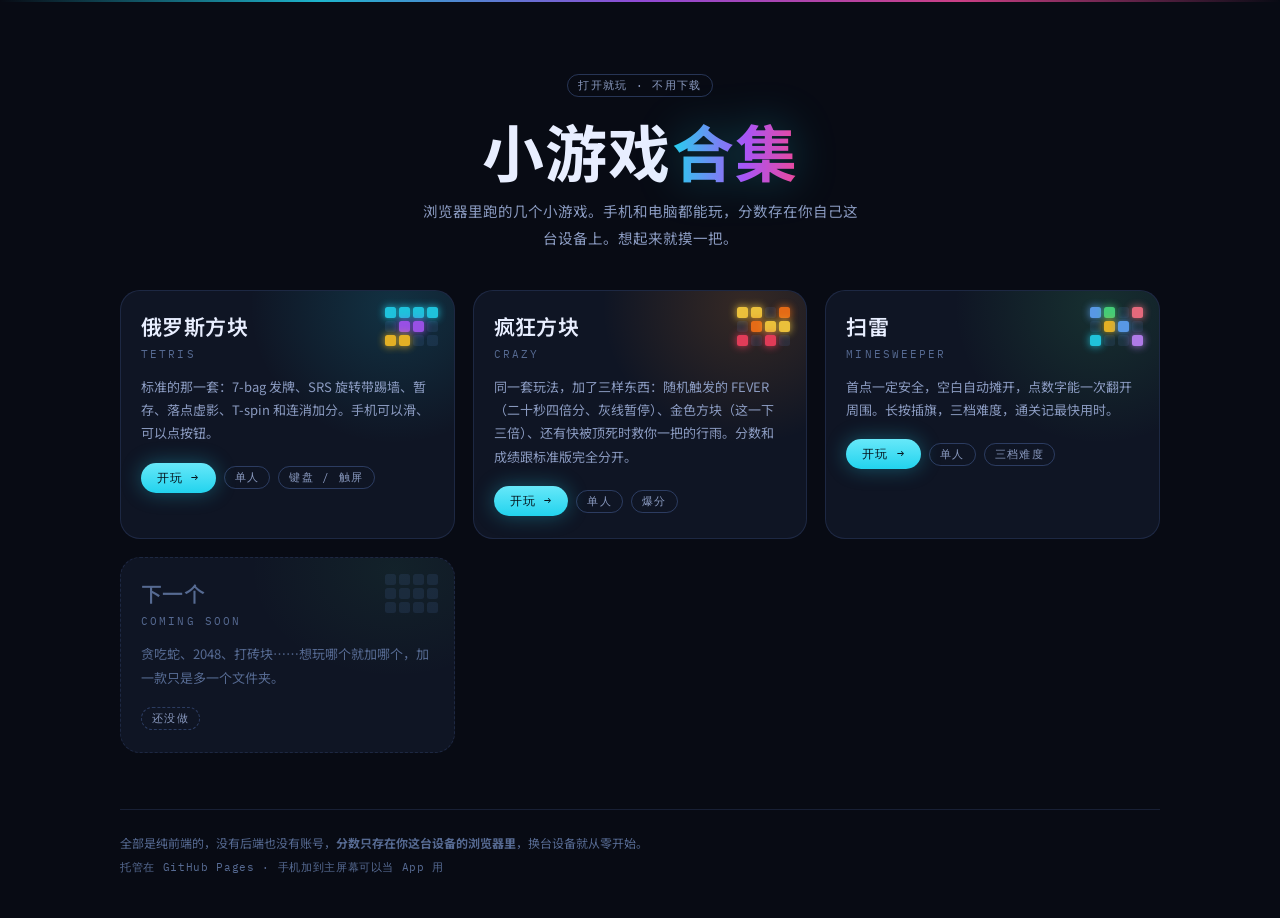
<file: index.html>
<!doctype html>
<html lang="zh-CN">
<head>
<meta charset="utf-8">
<meta name="viewport" content="width=device-width,initial-scale=1,viewport-fit=cover">
<meta name="theme-color" content="#080b14">
<title>小游戏合集</title>
<meta name="description" content="浏览器里就能玩的小游戏，不用下载，手机电脑都行。">
<link rel="manifest" href="manifest.json">
<meta name="apple-mobile-web-app-capable" content="yes">
<meta name="mobile-web-app-capable" content="yes">
<meta name="apple-mobile-web-app-status-bar-style" content="black-translucent">
<meta name="apple-mobile-web-app-title" content="小游戏">
<link rel="apple-touch-icon" href="assets/icons/icon-180.png">
<link rel="icon" type="image/png" sizes="32x32" href="assets/icons/favicon-32.png">
<link rel="preconnect" href="https://fonts.googleapis.com">
<link rel="preconnect" href="https://fonts.gstatic.com" crossorigin>
<link rel="stylesheet" href="https://fonts.googleapis.com/css2?family=IBM+Plex+Mono:wght@400;500&family=Noto+Sans+SC:wght@400;500;600;700&display=swap">
<link rel="stylesheet" href="assets/shared.css?v=5c706aa6">
<style>
  body{ min-height: 100dvh; }

  .hero{
    padding: 68px 0 38px;
    text-align: center;
  }
  .hero .chip{ margin-bottom: 20px; }
  .hero h1{
    font-size: clamp(34px, 9vw, 62px);
    font-weight: 700;
    letter-spacing: .02em;
    line-height: 1.08;
    margin: 0 0 14px;
  }
  .hero h1 .neon{
    background: linear-gradient(92deg, var(--n-cyan), var(--n-purple) 58%, var(--n-pink));
    -webkit-background-clip: text;
    background-clip: text;
    color: transparent;
    filter: drop-shadow(0 0 22px rgba(34,211,238,.28));
  }
  .hero p{
    max-width: 30em;
    margin: 0 auto;
    color: var(--ink-soft);
    font-size: 14.5px;
    line-height: 1.85;
  }

  .grid{
    display: grid;
    grid-template-columns: repeat(auto-fill, minmax(268px, 1fr));
    gap: 18px;
    padding-bottom: 56px;
  }

  .card{
    position: relative;
    display: block;
    background: var(--panel);
    border: 1px solid var(--line);
    border-radius: var(--r-l);
    padding: 20px 20px 22px;
    overflow: hidden;
    transition: transform .2s cubic-bezier(.2,.8,.3,1), border-color .2s, box-shadow .2s;
  }
  .card::before{
    content: "";
    position: absolute;
    inset: 0;
    background: radial-gradient(70% 90% at 82% 6%, var(--tint, rgba(34,211,238,.16)), transparent 62%);
    opacity: .9;
    pointer-events: none;
  }
  .card.live:hover{
    transform: translateY(-4px);
    border-color: var(--line-2);
    box-shadow: 0 16px 42px rgba(0,0,0,.42), 0 0 34px var(--glow, rgba(34,211,238,.14));
  }

  .card h2{
    position: relative;
    font-size: 21px;
    font-weight: 600;
    margin: 0 0 6px;
    letter-spacing: .02em;
  }
  .card .en{
    position: relative;
    display: block;
    font-family: var(--mono);
    font-size: 10.5px;
    letter-spacing: .2em;
    color: var(--ink-dim);
    margin-bottom: 14px;
  }
  .card p{
    position: relative;
    font-size: 13px;
    line-height: 1.8;
    color: var(--ink-soft);
    margin: 0 0 18px;
    min-height: 3.6em;
  }
  .card .meta{
    position: relative;
    display: flex;
    align-items: center;
    gap: 8px;
    flex-wrap: wrap;
  }
  .card .go{
    font-family: var(--mono);
    font-size: 11.5px;
    letter-spacing: .1em;
    color: #04121a;
    background: linear-gradient(180deg, #67e8f9, #22d3ee);
    border-radius: 999px;
    padding: 7px 16px;
    box-shadow: 0 0 20px rgba(34,211,238,.34);
  }

  /* 卡片右上角的小方块阵，纯装饰 */
  .deco{
    position: absolute;
    top: 16px;
    right: 16px;
    display: grid;
    grid-template-columns: repeat(4, 11px);
    grid-auto-rows: 11px;
    gap: 3px;
    opacity: .9;
  }
  .deco i{ border-radius: 2.5px; background: var(--c, #22d3ee); box-shadow: 0 0 9px var(--c, #22d3ee); }
  .deco i.off{ background: rgba(120,160,255,.11); box-shadow: none; }

  /* 未上线的占位卡 */
  .card.soon{ border-style: dashed; }
  .card.soon h2, .card.soon .en{ color: var(--ink-dim); }
  .card.soon h2{ font-weight: 500; }
  .card.soon p{ color: var(--ink-dim); }
  .card.soon .meta .chip{ border-style: dashed; }

  footer{
    border-top: 1px solid var(--line);
    padding: 22px 0 40px;
    color: var(--ink-dim);
    font-size: 12px;
    line-height: 1.9;
  }
  footer .mono{ font-family: var(--mono); font-size: 11px; letter-spacing: .06em; }

  @media (max-width: 560px){
    .hero{ padding: 44px 0 30px; }
    .grid{ grid-template-columns: 1fr; gap: 14px; }
    .card{ padding: 18px 18px 20px; }
    .card p{ min-height: 0; }
  }
</style>
</head>
<body>
<div class="topline"></div>

<div class="wrap">

  <header class="hero">
    <span class="chip">打开就玩 · 不用下载</span>
    <h1>小游戏<span class="neon">合集</span></h1>
    <p>浏览器里跑的几个小游戏。手机和电脑都能玩，分数存在你自己这台设备上。想起来就摸一把。</p>
  </header>

  <main class="grid">

    <a class="card live" href="tetris/" style="--tint:rgba(34,211,238,.17); --glow:rgba(34,211,238,.18)">
      <div class="deco">
        <i style="--c:#22d3ee"></i><i style="--c:#22d3ee"></i><i style="--c:#22d3ee"></i><i style="--c:#22d3ee"></i>
        <i class="off"></i><i style="--c:#a855f7"></i><i style="--c:#a855f7"></i><i class="off"></i>
        <i style="--c:#fbbf24"></i><i style="--c:#fbbf24"></i><i class="off"></i><i class="off"></i>
      </div>
      <h2>俄罗斯方块</h2>
      <span class="en">TETRIS</span>
      <p>标准的那一套：7-bag 发牌、SRS 旋转带踢墙、暂存、落点虚影、T-spin 和连消加分。手机可以滑、可以点按钮。</p>
      <div class="meta">
        <span class="go">开玩 →</span>
        <span class="chip">单人</span>
        <span class="chip">键盘 / 触屏</span>
      </div>
    </a>

    <a class="card live" href="crazy/" style="--tint:rgba(255,145,40,.18); --glow:rgba(255,120,20,.22)">
      <div class="deco">
        <i style="--c:#ffd23f"></i><i style="--c:#ffd23f"></i><i class="off"></i><i style="--c:#f97316"></i>
        <i class="off"></i><i style="--c:#f97316"></i><i style="--c:#ffd23f"></i><i style="--c:#ffd23f"></i>
        <i style="--c:#f43f5e"></i><i class="off"></i><i style="--c:#f43f5e"></i><i class="off"></i>
      </div>
      <h2>疯狂方块</h2>
      <span class="en">CRAZY</span>
      <p>同一套玩法，加了三样东西：随机触发的 FEVER（二十秒四倍分、灰线暂停）、金色方块（这一下三倍）、还有快被顶死时救你一把的行雨。分数和成绩跟标准版完全分开。</p>
      <div class="meta">
        <span class="go">开玩 →</span>
        <span class="chip">单人</span>
        <span class="chip">爆分</span>
      </div>
    </a>

    <a class="card live" href="minesweeper/" style="--tint:rgba(74,222,128,.15); --glow:rgba(74,222,128,.16)">
      <div class="deco">
        <i style="--c:#60a5fa"></i><i style="--c:#4ade80"></i><i class="off"></i><i style="--c:#fb7185"></i>
        <i class="off"></i><i style="--c:#fbbf24"></i><i style="--c:#60a5fa"></i><i class="off"></i>
        <i style="--c:#22d3ee"></i><i class="off"></i><i class="off"></i><i style="--c:#c084fc"></i>
      </div>
      <h2>扫雷</h2>
      <span class="en">MINESWEEPER</span>
      <p>首点一定安全，空白自动摊开，点数字能一次翻开周围。长按插旗，三档难度，通关记最快用时。</p>
      <div class="meta">
        <span class="go">开玩 →</span>
        <span class="chip">单人</span>
        <span class="chip">三档难度</span>
      </div>
    </a>

    <!-- 泡泡龙（bubble/）和黑八（pool/）暂不从合集页进：这两个还不够成熟。
         页面本身没动，直接访问照常能玩，SW 也照常缓存；卡片要恢复就翻 git 历史，
         别在这儿手写回来——卡片里带 --tint/--glow 这些内联变量，手抄容易抄漏。 -->

    <div class="card soon" style="--tint:rgba(74,222,128,.07)">
      <div class="deco">
        <i class="off"></i><i class="off"></i><i class="off"></i><i class="off"></i>
        <i class="off"></i><i class="off"></i><i class="off"></i><i class="off"></i>
        <i class="off"></i><i class="off"></i><i class="off"></i><i class="off"></i>
      </div>
      <h2>下一个</h2>
      <span class="en">COMING SOON</span>
      <p>贪吃蛇、2048、打砖块……想玩哪个就加哪个，加一款只是多一个文件夹。</p>
      <div class="meta"><span class="chip">还没做</span></div>
    </div>

  </main>

  <footer>
    全部是纯前端的，没有后端也没有账号，<b>分数只存在你这台设备的浏览器里</b>，换台设备就从零开始。<br>
    <span class="mono">托管在 GitHub Pages · 手机加到主屏幕可以当 App 用</span>
  </footer>

</div>
<script>
// 注册 Service Worker：装好之后断网也能玩（高铁、地铁、飞机上）
if ('serviceWorker' in navigator) {
  addEventListener('load', () => navigator.serviceWorker.register('./sw.js').catch(() => {}));
}
</script>
</body>
</html>
</file>
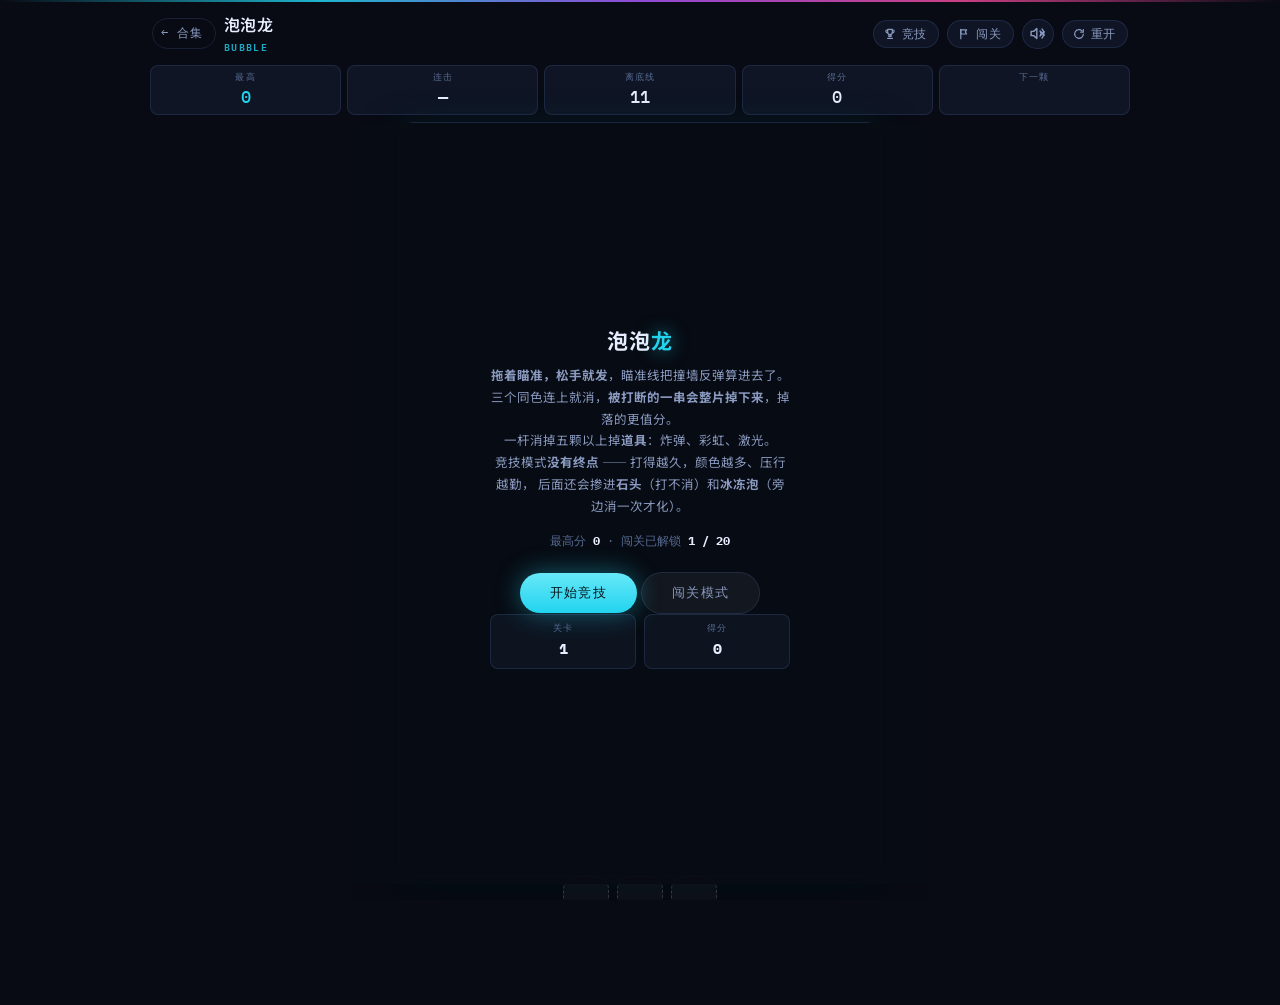
<file: bubble/index.html>
<!doctype html>
<html lang="zh-CN">
<head>
<meta charset="utf-8">
<meta name="viewport" content="width=device-width,initial-scale=1,viewport-fit=cover,user-scalable=no,maximum-scale=1">
<meta name="theme-color" content="#080b14">
<title>泡泡龙 · 小游戏合集</title>
<meta name="description" content="浏览器里的泡泡龙，拖着瞄准松手发射，三个同色就消，悬空的一串会跟着掉。">

<link rel="manifest" href="manifest.json">
<meta name="apple-mobile-web-app-capable" content="yes">
<meta name="mobile-web-app-capable" content="yes">
<meta name="apple-mobile-web-app-status-bar-style" content="black-translucent">
<meta name="apple-mobile-web-app-title" content="泡泡龙">
<link rel="apple-touch-icon" href="../assets/icons/icon-180.png">
<link rel="icon" type="image/png" sizes="32x32" href="../assets/icons/favicon-32.png">

<link rel="preconnect" href="https://fonts.googleapis.com">
<link rel="preconnect" href="https://fonts.gstatic.com" crossorigin>
<link rel="stylesheet" href="https://fonts.googleapis.com/css2?family=IBM+Plex+Mono:wght@400;500&family=Noto+Sans+SC:wght@400;500;600&display=swap">
<link rel="stylesheet" href="../assets/shared.css?v=5c706aa6">
<link rel="stylesheet" href="../assets/ui.css?v=03017f7e">
<link rel="stylesheet" href="bubble.css?v=beb1ad39">
</head>
<body>
<div class="topline"></div>

<div class="game">

  <header class="bar">
    <a class="back" href="../">← 合集</a>
    <h1>泡泡龙<em>BUBBLE</em></h1>
    <div class="sp"></div>
    <button class="tbtn tbtn-ic" id="arcBtn" aria-label="竞技模式"><svg viewBox="0 0 24 24" fill="none" stroke="currentColor" stroke-width="2" stroke-linecap="round" stroke-linejoin="round"><path d="M8 4h8v5a4 4 0 0 1-8 0z"/><path d="M8 5.5H5.6a2.4 2.4 0 0 0 2.4 4"/><path d="M16 5.5h2.4a2.4 2.4 0 0 1-2.4 4"/><path d="M10.5 13h3l.6 3.2h-4.2z"/><path d="M8 19.5h8"/></svg><span>竞技</span></button>
    <button class="tbtn tbtn-ic" id="lvBtn" aria-label="闯关模式"><svg viewBox="0 0 24 24" fill="none" stroke="currentColor" stroke-width="2" stroke-linecap="round" stroke-linejoin="round"><path d="M6.5 20V4"/><path d="M6.5 5h10l-2.2 3.4L16.5 12h-10z"/></svg><span>闯关</span></button>
    <button class="tbtn tbtn-sq" id="muteBtn" aria-label="音效开关">
      <svg viewBox="0 0 24 24" fill="none" stroke="currentColor" stroke-width="2" stroke-linecap="round" stroke-linejoin="round">
        <path d="M11 5 6.5 9H3v6h3.5L11 19z"/>
        <path class="wave" d="M15.6 8.6a5 5 0 0 1 0 6.8"/>
        <path class="wave" d="M18.4 5.8a9 9 0 0 1 0 12.4"/>
        <path class="cross" d="m16.5 9.5 5 5m0-5-5 5"/>
      </svg>
    </button>
    <button class="tbtn tbtn-ic" id="restartBtn" aria-label="重开"><svg viewBox="0 0 24 24" fill="none" stroke="currentColor" stroke-width="2" stroke-linecap="round" stroke-linejoin="round"><path d="M19.4 12a7.4 7.4 0 1 1-2.2-5.3"/><path d="M19.4 4.4v4.5h-4.5"/></svg><span>重开</span></button>
  </header>

  <div class="hud">
    <div class="cell hi" id="lvCell"><span>最高</span><b id="lvName">0</b></div>
    <div class="cell" id="goalCell"><span>目标</span><b id="goal">清空</b></div>
    <div class="cell" id="shotsCell"><span>剩余</span><b id="shots">0</b></div>
    <div class="cell"><span>得分</span><b id="score">0</b></div>
    <div class="cell next"><span>下一颗</span><canvas id="nextCv"></canvas></div>
  </div>

  <div class="boardwrap" id="boardWrap">
    <canvas id="board"></canvas>
    <div class="toast" id="toast"></div>

    <div class="overlay" id="overlay" data-mode="start">
      <div class="card">
        <div data-when="start">
          <h2>泡泡<span class="neon">龙</span></h2>
          <p>
            <b>拖着瞄准，松手就发</b>，瞄准线把撞墙反弹算进去了。<br>
            三个同色连上就消，<b>被打断的一串会整片掉下来</b>，掉落的更值分。<br>
            一杆消掉五颗以上掉<b>道具</b>：炸弹、彩虹、激光。<br>
            竞技模式<b>没有终点</b> —— 打得越久，颜色越多、压行越勤，
            后面还会掺进<b>石头</b>（打不消）和<b>冰冻泡</b>（旁边消一次才化）。
          </p>
          <div class="prog">最高分 <b id="startBest">0</b> · 闯关已解锁 <b id="startLv">1 / 20</b></div>
          <button class="pbtn" id="startBtn">开始竞技</button>
          <button class="pbtn ghost" id="pickBtn">闯关模式</button>
        </div>
        <div data-when="arc">
          <h2>压<span class="warn">到底线了</span></h2>
          <div class="final">
            <div><span>得分</span><b id="arcScore">0</b></div>
            <div><span>最高</span><b id="arcBest">0</b></div>
            <div><span>发射</span><b id="arcShots">0</b></div>
            <div><span>撑过</span><b id="arcWave">0</b></div>
          </div>
          <button class="pbtn" id="arcAgain">再来一局</button>
          <button class="pbtn ghost" id="arcPick">闯关模式</button>
        </div>
        <div data-when="win">
          <h2>过<span class="neon">关</span></h2>
        </div>
        <div data-when="lose">
          <h2>没<span class="warn">过</span></h2>
          <p id="endWhy"></p>
        </div>
        <div class="stars" id="endStars" data-when="win lose"></div>
        <div class="final" data-when="win lose">
          <div><span>关卡</span><b id="endLv">1</b></div>
          <div><span>得分</span><b id="endScore">0</b></div>
        </div>
        <button class="pbtn" id="nextBtn" data-when="win">下一关</button>
        <button class="pbtn ghost" id="againBtn" data-when="win lose">再来一次</button>
    </div>
  </div>

  <div class="pad">
    <div class="powerbar" id="powerBar"></div>
    <button class="k hot" id="fireBtn" aria-label="发射">
      <svg viewBox="0 0 24 24" fill="none" stroke="currentColor" stroke-width="2.6" stroke-linecap="round" stroke-linejoin="round">
        <path d="M12 20V6"/><path d="M6.5 11.5 12 6l5.5 5.5"/>
      </svg>
      <em>发射</em>
    </button>
  </div>
  <div class="hint">拖着瞄准 · 松手发射 · 点旁边那颗换手 · 道具点一下装上 · 键盘 ←→ 空格 Shift 1/2/3</div>


  <div class="lvsheet" id="lvSheet" hidden>
    <div class="lvbox">
      <div class="lvtop">
        <h3>选关</h3>
        <span class="lvstars">★ <b id="lvStars">0 / 60</b></span>
        <button class="row-btn" id="lvClose">关闭</button>
      </div>
      <div class="lvgrid" id="lvGrid"></div>
    </div>
  </div>

</div>

<script src="bubble.js?v=2c3dc084"></script>
<script>
// 注册 Service Worker：装好之后断网也能玩（高铁、地铁、飞机上）
if ('serviceWorker' in navigator) {
  addEventListener('load', () => navigator.serviceWorker.register('../sw.js').catch(() => {}));
}
</script>
</body>
</html>
</file>
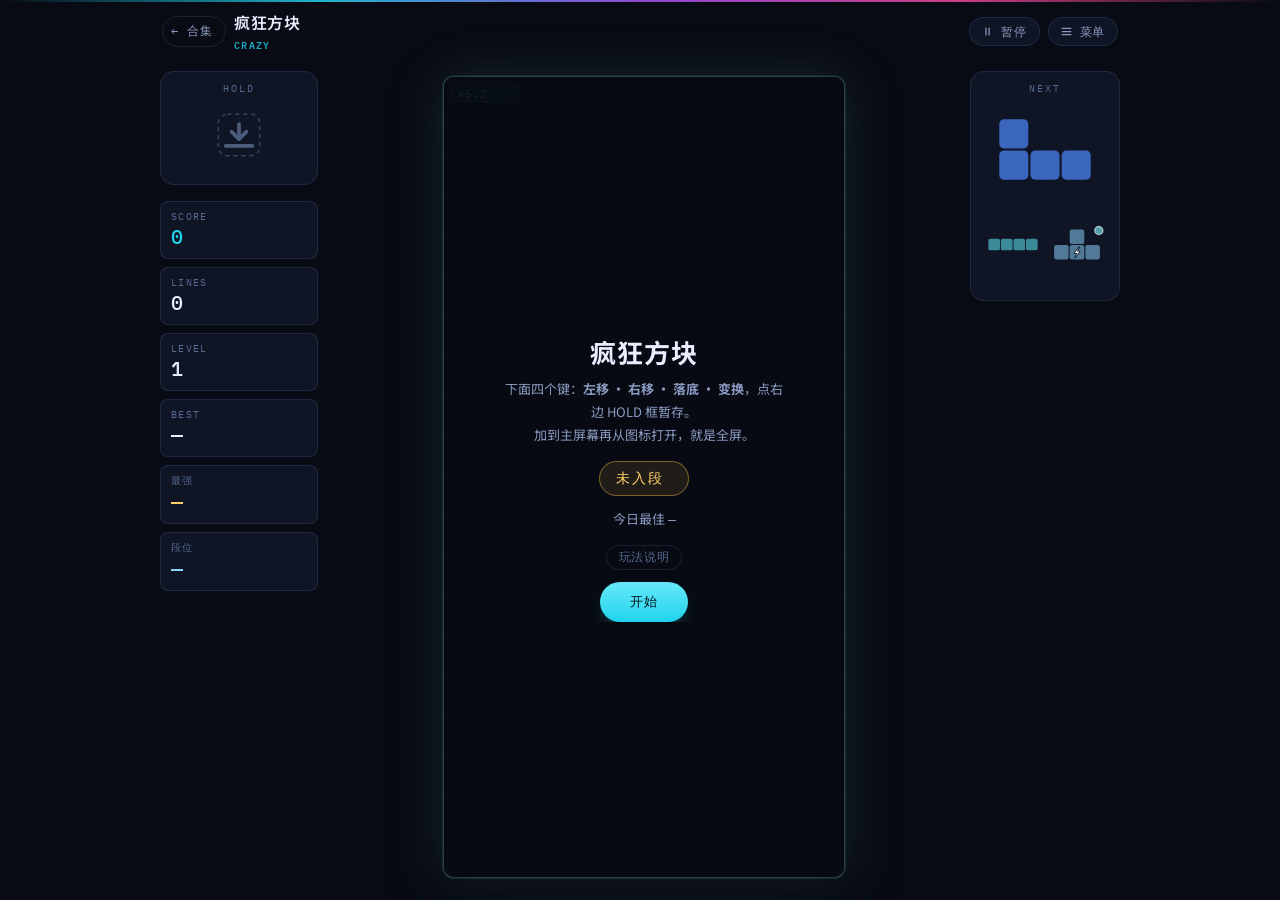
<file: crazy/index.html>
<!doctype html>
<html lang="zh-CN">
<head>
<meta charset="utf-8">
<meta name="viewport" content="width=device-width,initial-scale=1,viewport-fit=cover,user-scalable=no,maximum-scale=1">
<meta name="theme-color" content="#080b14">
<title>疯狂俄罗斯方块 · 小游戏合集</title>
<meta name="description" content="加了 FEVER、黄金方块和行雨的俄罗斯方块，分数会爆。">

<link rel="manifest" href="manifest.json">
<meta name="apple-mobile-web-app-capable" content="yes">
<meta name="mobile-web-app-capable" content="yes">
<meta name="apple-mobile-web-app-status-bar-style" content="black-translucent">
<meta name="apple-mobile-web-app-title" content="疯狂方块">
<link rel="apple-touch-icon" href="../assets/icons/crazy-180.png">
<link rel="icon" type="image/png" sizes="32x32" href="../assets/icons/favicon-32.png">

<link rel="preconnect" href="https://fonts.googleapis.com">
<link rel="preconnect" href="https://fonts.gstatic.com" crossorigin>
<link rel="stylesheet" href="https://fonts.googleapis.com/css2?family=IBM+Plex+Mono:wght@400;500&family=Noto+Sans+SC:wght@400;500;600&display=swap">
<link rel="stylesheet" href="../assets/shared.css?v=5c706aa6">
<link rel="stylesheet" href="../tetris/tetris.css?v=ffd9e36d">
</head>
<body>
<div class="topline"></div>

<div class="game">


  <div class="stage">

    <header class="bar">
      <a class="back" href="../">←<span> 合集</span></a>
      <h1>疯狂方块<em>CRAZY</em></h1>
      <div class="sp"></div>
      <button class="tbtn tbtn-ic" id="pauseBtn" aria-label="暂停"><svg viewBox="0 0 24 24" fill="none" stroke="currentColor" stroke-width="2" stroke-linecap="round" stroke-linejoin="round"><path id="pauseIc" d="M9.5 6.5v11M14.5 6.5v11"/></svg><span id="pauseTx">暂停</span></button>
      <!-- 菜单：重开 / 历史记录 / 设置 / 音效 都收在这里。顶栏只留暂停和它，入口再多也不用挤 -->
      <button class="tbtn tbtn-ic" id="menuBtn" aria-label="菜单"><svg viewBox="0 0 24 24" fill="none" stroke="currentColor" stroke-width="2" stroke-linecap="round"><path d="M5 7h14M5 12h14M5 17h14"/></svg><span>菜单</span></button>
    </header>

    <div class="board-wrap" id="boardWrap">
     <div class="board-box">
      <div class="shaker" id="shaker">
       <canvas id="board"></canvas>
       <div class="board-aura" id="boardAura" aria-hidden="true"></div>
       <!-- 消行时外框一闪（标准版按打击力度给亮度和颜色）。只动 opacity，走合成器 -->
       <div class="board-hit" id="boardHit" aria-hidden="true"></div>
       <div class="danger" id="danger" aria-hidden="true"></div>
      </div>
      <!-- 彩虹行指示：贴在棋盘右框外侧的小三角。
           盘面之内不画任何常驻装饰 —— 之前在盘面里画过两版都被否了。 -->
      <div class="rainmark" id="rainMark" hidden aria-hidden="true"></div>
      <div class="fx" id="fx" aria-hidden="true"></div>
      <div class="feverbar" aria-hidden="true">FEVER ×4</div>
      <div class="streak" id="streak" aria-hidden="true">
       <!-- 热度徽章只有疯狂版会点亮（syncHeat 开头就 !CRAZY 早退），
            标准版里它永远拿不到 .on，等于不存在 -->
       <span class="badge heat" id="badgeHeat">×1.0</span>
       <span class="badge b2b" id="badgeB2B">B2B</span>
       <span class="badge cmb" id="badgeCombo">COMBO ×1</span>
      </div>

      <div class="overlay" id="overlay" data-mode="start">
        <div class="card">

          <div data-when="start">
            <h2>疯狂<span class="warn">方块</span></h2>
            <p>
              下面四个键：<b>左移 · 右移 · 落底 · 变换</b>，点右边 HOLD 框暂存。<br>
              加到主屏幕再从图标打开，就是全屏。
            </p>
            <!-- 称号牌 + 今日最佳，都只在疯狂版填（syncRank 开头 !CRAZY 早退） -->
            <button class="rankchip" id="rankChip" type="button" hidden>
              <span id="rankNow">未入段</span><em id="careerNow"></em>
            </button>
            <p class="todayline" id="todayLine" hidden>今日最佳 <b id="dailyBest">—</b></p>
            <!-- 目标线：最近 10 局里第 5 高那个分数，过线率由数学保证约 45%。
                 和上面那行「今日最佳」是两回事，别混。 -->
            <p class="todayline goalline" id="goalLine" hidden>今天的目标 <b id="goalVal">—</b></p>
            <button class="helplink" id="helpLink" type="button" hidden>玩法说明</button>
            <button class="pbtn" id="resumeSaveBtn" data-save>接着上次玩 · <b id="resumeScore">0</b></button>
            <button class="pbtn" id="startBtn">开始</button>
            <!-- 练习：不涨灰线、不记成绩、能撤销能指定出块。
                 疯狂版用不上（它的分数靠机制叠，练手型没意义），bump.py 会把它删掉。 -->
            <!-- 每日练习：热身 + 堆叠 + 40 行冲刺，约 10 分钟，按天存成绩看进步 -->
            <!-- 中途开局：直接从第 180 / 200 / 220 / 250 行开始，等级、分数、灰线、盘面按平时打到这里的样子铺好 -->
            <!-- 另外两种玩法：对战机器人（现代规则 + 互发垃圾行）、经典 NES（另一套规则，单独的引擎） -->
          </div>

          <div data-when="pause">
            <h2>已暂停</h2>
            <p>喘口气。回来继续。</p>
            <button class="pbtn" id="resumeBtn">继续</button>
            <!-- 收手：一局原本只有「死」一种结束方式，打到一半不想打了只能
                 故意把方块堆上天。只在够得上有效局之后出现。 -->
            <button class="pbtn ghost" id="stopBtn" hidden>收手 · 结算这一局</button>
          </div>

          <div data-when="over">
            <h2 id="overTitle">堆到顶了</h2>
            <p class="died" id="overDied"></p>
            <p class="overgoal" id="overGoal" hidden></p>
            <div class="overrank" id="overRank" hidden></div>
            <!-- 一行：这局分数 + 最高 / 行 / 级。原来四个大格和右栏一模一样，把复盘挤到要滑才看得见 -->
            <div class="final">
              <b class="final-score" id="overScore">0</b>
              <span class="final-sub"><span>最高 <b id="overBest">0</b></span><span><b id="overLines">0</b> 行</span><span><b id="overLevel">1</b> 级</span><span id="legacyCell" hidden>旧版纪录 <b id="overLegacy">0</b></span></span>
            </div>
            <!-- 这局的流水账。疯狂版才填（标准版没有热度/变异/梭哈这些东西可讲）。 -->
            <div class="runlog" id="runlog" hidden>
              <div class="runtitle"><b id="runTitle">稳</b><span id="runWhy"></span></div>
              <div class="runstats" id="runStats"></div>
            </div>
            <button class="pbtn" id="againBtn">再来一局</button>
          </div>

        </div>
      </div>

      <!-- 事件预告。捣乱事件必须提前三秒喊一声，没预告的惩罚是耍赖不是难度。 -->
      <!-- 事件的盘面覆盖层。狂风和瞬落原来盘面上零视觉，只能靠状态格的名字
           知道 —— 而这两个恰恰是最影响手感的。::before 被 FEVER 占着、
           ::after 被狂欢局金边占着，所以单开一层。 -->
      <div class="evfx" id="evfx" aria-hidden="true"><i></i></div>

      <div class="evwarn" id="evwarn" aria-hidden="true"></div>

      <!-- 梭哈。整套机制里唯一需要玩家主动做决定的地方，所以给了一个够大的点击区；
           它只在打出 TETRIS / T-spin 且热度够高时出现，十秒不理会自动作废。 -->
      <!-- 梭哈弹出时在盘面上停三秒，之后只剩右侧状态框那一行。
           做成可点的：画布本身不接受点击，所以它不抢任何操作。 -->
      <div class="betflash" id="betFlash" role="button" tabindex="-1" aria-hidden="true">
        <span class="betflash-txt" id="betFlashTxt"></span>
      </div>

      <!-- 狂欢局报幕。整局有效所以不做倒计时，只在开局压三秒让你知道这局不一样。 -->
      <div class="rushintro" id="rushIntro" aria-hidden="true">
        <b id="rushIntroName">狂欢局</b><span id="rushIntroSub">更难 · 但分数 ×2</span>
      </div>

      <!-- 灰线预告。事件都有三秒预告，偏偏真正杀你的灰线原来是无声的。 -->
      <div class="gwarn" id="gwarn" aria-hidden="true"><i></i></div>

      <div class="toast" id="toast"></div>
     </div>
    </div>

    <!-- 右侧：下一个 / 暂存 / 计分 -->
    <aside class="side">
      <!-- 状态格：当前挂在身上的机制。固定三槽常驻 —— 空了就收起来的话，
           每次事件开始/结束整列都会上下跳，而 NEXT 就在它正下方。
           点它开玩法说明。标准版 syncFx 早退，这格一直藏着。 -->
      <div class="stat fxbox" id="fxBox" role="button" tabindex="0" aria-label="查看玩法说明" hidden>
        <span>状态</span>
        <div class="fxs" id="fxs0"></div>
        <div class="fxs" id="fxs1"></div>
        <div class="fxs" id="fxs2"></div>
      </div>

      <!-- 疯狂版里点它换牌（花热度）。标准版 rerollPiece 早退，点了没反应。 -->
      <div class="slot next" id="nextSlot" role="button" tabindex="0" aria-label="花热度换牌">
        <span class="slot-label">NEXT</span>
        <canvas id="nextCv"></canvas>
      </div>

      <div class="slot hold" id="holdSlot" role="button" tabindex="0" aria-label="暂存当前方块">
        <span class="slot-label">HOLD</span>
        <canvas id="holdCv"></canvas>
      </div>

      <div class="stats">
        <div class="stat hi"><span id="scoreLabel">SCORE</span><b id="score">0</b></div>
        <div class="stat"><span>LINES</span><b id="lines">0</b></div>
        <div class="stat" id="levelBox"><span>LEVEL</span><b id="level">1</b></div>
        <div class="stat"><span>BEST</span><b id="best">0</b></div>
        <!-- 两条梯子各占一格，点哪个都开称号面板。
             「最强」= 单局最高分那条，「段位」= 累计总分那条。
             标准版 syncRank 早退，两格一直藏着。 -->
        <div class="stat rankbox" id="rankBox" role="button" tabindex="0" aria-label="查看最强称号" hidden>
          <span>最强</span><b id="rankName">—</b>
        </div>
        <div class="stat rankbox career" id="careerBox" role="button" tabindex="0" aria-label="查看段位" hidden>
          <span>段位</span><b id="careerName">—</b>
        </div>
      </div>


    </aside>

    <!-- 按键区：一排四个。落底比旁边三个小一圈、贴着格子下沿，
         四周留出死区 —— 它是这里唯一不可撤销的操作，不该和别的键一样好按。 -->

    <div class="pads">
      <div class="pad-g pad-l">
        <button class="k" id="btnLeft"  aria-label="左移"><svg viewBox="0 0 24 24" fill="currentColor" stroke="currentColor" stroke-width="3.4" stroke-linecap="round" stroke-linejoin="round"><path d="M14.8 7 9.4 12l5.4 5z"/></svg><em>左移</em></button>
        <button class="k" id="btnRight" aria-label="右移"><svg viewBox="0 0 24 24" fill="currentColor" stroke="currentColor" stroke-width="3.4" stroke-linecap="round" stroke-linejoin="round"><path d="M9.2 7l5.4 5-5.4 5z"/></svg><em>右移</em></button>
      </div>
      <div class="pad-g pad-r">
        <button class="k k-drop" id="btnDrop" aria-label="直接落底"><svg viewBox="0 0 24 24" fill="currentColor" stroke="currentColor" stroke-width="3.2" stroke-linecap="round" stroke-linejoin="round"><path d="M8 6.4h8L12 13z"/><path d="M5.8 18.6h12.4" fill="none" stroke-width="2.8"/></svg><em>落底</em></button>
        <button class="k" id="btnCw" aria-label="顺时针旋转"><svg viewBox="0 0 24 24" fill="none" stroke="currentColor" stroke-width="2.6" stroke-linecap="round" stroke-linejoin="round"><rect x="3.3" y="9.5" width="11" height="11" rx="2.6"/><path d="M9.4 5.4h5.4a4.2 4.2 0 0 1 4.2 4.2v3.2"/><path d="M16.5 10.9 19 13.8l2.5-2.9"/></svg><em>变换</em></button>
      </div>
    </div>

  </div>

  <!-- 称号面板。两条梯子各自从高往低排，拿到的在上、亮着；没拿到的灰着并写出门槛。 -->
  <!-- 修行三选一。刻意不给关闭按钮、也不进 Esc 的关闭名单 ——
       它是一次必须做的选择，不是一个可以划走的弹窗。 -->

  <!-- 顶栏「菜单」：重开 / 历史记录 / 设置 / 音效 / 玩法说明（疯狂版）。打开时这局停着 -->
  <div class="sheet" id="menuSheet" hidden>
    <div class="sheet-box">
      <div class="sheet-top"><h3>菜单</h3></div>
      <div class="menu-grid">
        <button class="mi" id="restartBtn" type="button"><svg viewBox="0 0 24 24" fill="none" stroke="currentColor" stroke-width="2" stroke-linecap="round" stroke-linejoin="round"><path d="M19.4 12a7.4 7.4 0 1 1-2.2-5.3"/><path d="M19.4 4.4v4.5h-4.5"/></svg><b>重新开始</b><span>换玩法也在这</span></button>
        <button class="mi" id="histBtn" type="button"><svg viewBox="0 0 24 24" fill="none" stroke="currentColor" stroke-width="2" stroke-linecap="round" stroke-linejoin="round"><path d="M4 19.5h16"/><path d="m5.5 15.5 4-4.5 3.5 3 5.5-7"/></svg><b>历史记录</b><span>每局成绩和曲线</span></button>
        <button class="mi" id="skinBtn" type="button"><svg viewBox="0 0 24 24" fill="none" stroke="currentColor" stroke-width="2" stroke-linecap="round" stroke-linejoin="round"><circle cx="12" cy="12" r="8.4"/><circle cx="9" cy="9.4" r="1.1" fill="currentColor" stroke="none"/><circle cx="14.6" cy="9.6" r="1.1" fill="currentColor" stroke="none"/><circle cx="15.4" cy="14.4" r="1.1" fill="currentColor" stroke="none"/><circle cx="9.6" cy="14.8" r="1.1" fill="currentColor" stroke="none"/></svg><b>设置</b><span>样式 · 手感 · 音乐</span></button>
        <button class="mi" id="muteBtn" type="button"><svg viewBox="0 0 24 24" fill="none" stroke="currentColor" stroke-width="2" stroke-linecap="round" stroke-linejoin="round"><path d="M11 5 6.5 9H3v6h3.5L11 19z"/><path class="wave" d="M15.6 8.6a5 5 0 0 1 0 6.8"/><path class="wave" d="M18.4 5.8a9 9 0 0 1 0 12.4"/><path class="cross" d="m16.5 9.5 5 5m0-5-5 5"/></svg><b>音效</b><span id="muteTx">开着</span></button>
        <button class="mi" id="helpBtn" type="button" hidden><svg viewBox="0 0 24 24" fill="none" stroke="currentColor" stroke-width="2" stroke-linecap="round" stroke-linejoin="round"><circle cx="12" cy="12" r="8.6"/><path d="M9.7 9.4a2.4 2.4 0 1 1 3.2 2.3c-.6.3-.9.8-.9 1.5v.5"/><circle cx="12" cy="17" r="1.05" fill="currentColor" stroke="none"/></svg><b>玩法说明</b><span>机制和计分</span></button>
      </div>
      <button class="pbtn ghost rs-close" id="menuClose" type="button">关闭</button>
    </div>
  </div>

  <!-- 历史记录：每局一条（普通局 / 疯狂版对局；练习、提示、对战这些不记），看曲线和明细 -->
  <div class="sheet" id="histSheet" hidden>
    <div class="sheet-box">
      <div class="sheet-top"><h3>历史记录</h3></div>
      <div class="hist-sum" id="histSum"></div>
      <div class="hist-seg" id="histMetric" role="group" aria-label="看哪一项"></div>
      <div class="hist-seg hist-range" id="histRange" role="group" aria-label="范围"></div>
      <div class="hist-tip" id="histTip"></div>
      <div class="hist-chart" id="histChart"></div>
      <span class="sheet-lb">最近的局</span>
      <div class="hist-list" id="histList"></div>
      <button class="pbtn sheet-done" id="histClose" type="button">关闭</button>
    </div>
  </div>

  <!-- 右上角「重开」：先问一下。选了才重开，点关闭 / 点外面就接着打这一局 -->
  <div class="sheet" id="restartSheet" hidden>
    <div class="sheet-box">
      <div class="sheet-top"><h3>重新开始？</h3></div>
      <p class="pr-tip">选一个就从头开始；点「关闭」接着打这一局。</p>
      <button class="pbtn rs-main" id="rsAgain" type="button">重新开始</button>
      <button class="pbtn ghost rs-close" id="rsClose" type="button">关闭</button>
    </div>
  </div>

  <div class="sheet" id="rankSheet" hidden>
    <div class="sheet-box">
      <div class="sheet-top"><h3>称号</h3></div>
      <span class="sheet-lb">最强 · 看单局最高分</span>
      <div class="ranks" id="rankList"></div>
      <span class="sheet-lb">段位 · 看累计总分</span>
      <div class="ranks" id="careerList"></div>
      <p class="rank-foot" id="rankFoot"></p>
      <button class="pbtn sheet-done" id="rankDone">好了</button>
    </div>
  </div>

  <!-- 玩法说明。内容全部由 JS 从常量现算，不写死 ——
         这次会话里光注释就过期两次，写死的说明书一定会变成谎话。 -->
  <div class="sheet" id="helpSheet" hidden>
    <div class="sheet-box">
      <div class="sheet-top"><h3>玩法</h3></div>
      <div class="helpbody" id="helpBody"></div>
      <button class="pbtn sheet-done" id="helpDone">好了</button>
    </div>
  </div>

  <div class="sheet" id="styleSheet" hidden>
    <div class="sheet-box">
      <div class="sheet-top">
        <h3>设置</h3>
        <button class="row-btn" id="musicBtn">音乐：开</button>
        <button class="row-btn" id="buzzBtn">震动：开</button>
      </div>
      <!-- 手感：左右按住多久开始连发、连发多快。六档，默认「适中」 -->
      <span class="sheet-lb">手感 · 左右按住移动的快慢</span>
      <div class="seg seg-3" id="handOpts"></div>
      <p class="pr-tip hand-tip" id="handTip"></p>
      <span class="sheet-lb">背景音乐</span>
      <div class="seg seg-3" id="trackOpts"></div>
      <span class="sheet-lb">音效风格</span>
      <div class="seg seg-3" id="packOpts"></div>
      <span class="sheet-lb">配色</span>
      <div class="seg" id="palOpts"></div>
      <span class="sheet-lb">画法</span>
      <div class="seg seg-4" id="styleOpts"></div>
      <button class="pbtn sheet-done" id="skinDone">好了</button>
    </div>
  </div>


</div>

<script>window.TETRIS_CRAZY = true;</script>
<script src="../tetris/tetris.js?v=117354d4"></script>
<script>
// 注册 Service Worker：装好之后断网也能玩（高铁、地铁、飞机上）
if ('serviceWorker' in navigator) {
  addEventListener('load', () => navigator.serviceWorker.register('../sw.js').catch(() => {}));
}
</script>
</body>
</html>
</file>
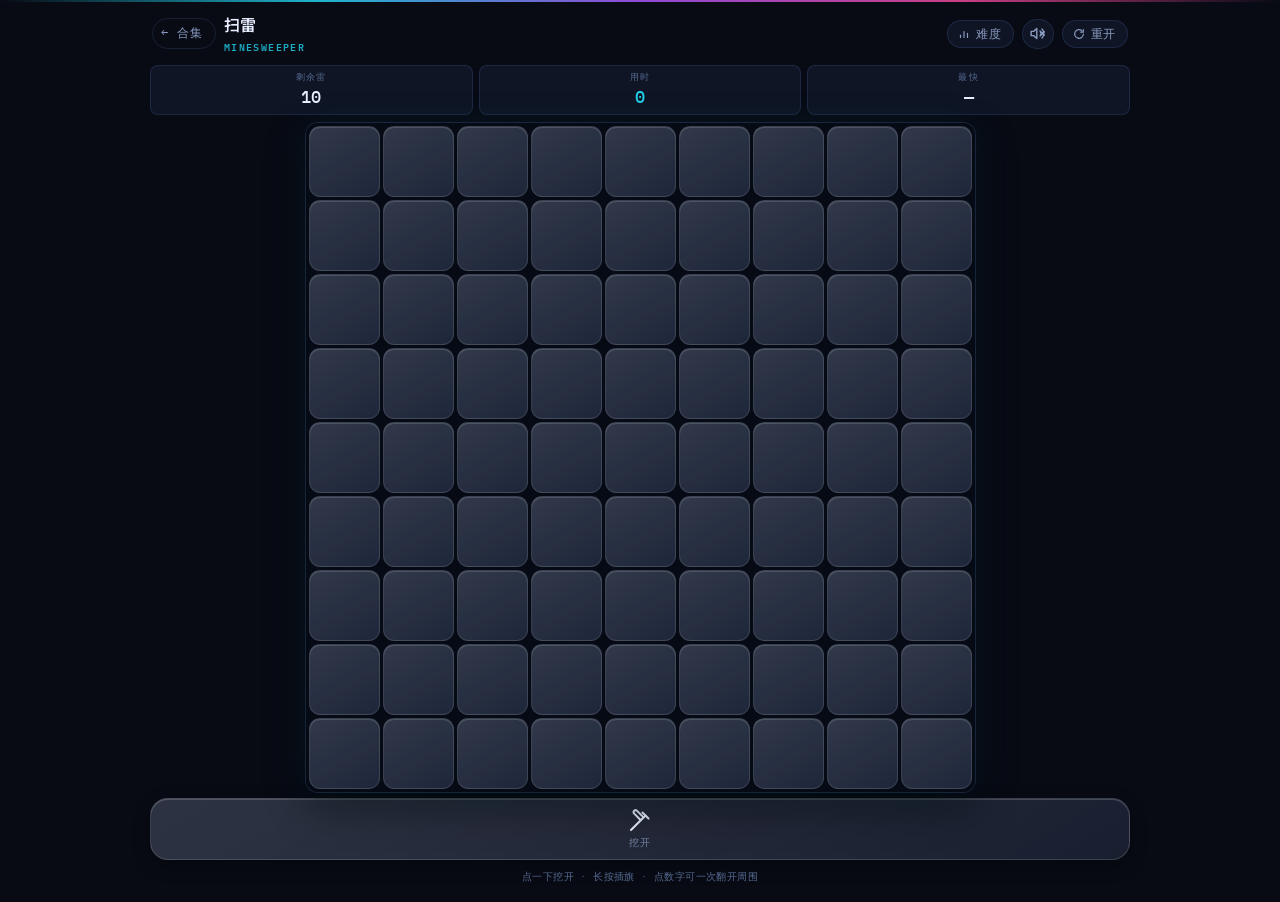
<file: minesweeper/index.html>
<!doctype html>
<html lang="zh-CN">
<head>
<meta charset="utf-8">
<meta name="viewport" content="width=device-width,initial-scale=1,viewport-fit=cover,user-scalable=no,maximum-scale=1">
<meta name="theme-color" content="#080b14">
<title>扫雷 · 小游戏合集</title>
<meta name="description" content="浏览器里的扫雷，首点必安全，长按插旗，手机上也好点。">

<link rel="manifest" href="manifest.json">
<meta name="apple-mobile-web-app-capable" content="yes">
<meta name="mobile-web-app-capable" content="yes">
<meta name="apple-mobile-web-app-status-bar-style" content="black-translucent">
<meta name="apple-mobile-web-app-title" content="扫雷">
<link rel="apple-touch-icon" href="../assets/icons/icon-180.png">
<link rel="icon" type="image/png" sizes="32x32" href="../assets/icons/favicon-32.png">

<link rel="preconnect" href="https://fonts.googleapis.com">
<link rel="preconnect" href="https://fonts.gstatic.com" crossorigin>
<link rel="stylesheet" href="https://fonts.googleapis.com/css2?family=IBM+Plex+Mono:wght@400;500;600&family=Noto+Sans+SC:wght@400;500;600&display=swap">
<link rel="stylesheet" href="../assets/shared.css?v=5c706aa6">
<link rel="stylesheet" href="../assets/ui.css?v=03017f7e">
<link rel="stylesheet" href="mine.css?v=2df98c8e">
</head>
<body>
<div class="topline"></div>

<div class="game">

  <header class="bar">
    <a class="back" href="../">← 合集</a>
    <h1>扫雷<em>MINESWEEPER</em></h1>
    <div class="sp"></div>
    <button class="tbtn tbtn-ic" id="lvBtn" aria-label="选难度"><svg viewBox="0 0 24 24" fill="none" stroke="currentColor" stroke-width="2" stroke-linecap="round" stroke-linejoin="round"><path d="M6 18v-4"/><path d="M12 18V8"/><path d="M18 18v-7"/></svg><span>难度</span></button>
    <button class="tbtn tbtn-sq" id="muteBtn" aria-label="音效开关">
      <svg viewBox="0 0 24 24" fill="none" stroke="currentColor" stroke-width="2" stroke-linecap="round" stroke-linejoin="round">
        <path d="M11 5 6.5 9H3v6h3.5L11 19z"/>
        <path class="wave" d="M15.6 8.6a5 5 0 0 1 0 6.8"/>
        <path class="wave" d="M18.4 5.8a9 9 0 0 1 0 12.4"/>
        <path class="cross" d="m16.5 9.5 5 5m0-5-5 5"/>
      </svg>
    </button>
    <button class="tbtn tbtn-ic" id="restartBtn" aria-label="重开"><svg viewBox="0 0 24 24" fill="none" stroke="currentColor" stroke-width="2" stroke-linecap="round" stroke-linejoin="round"><path d="M19.4 12a7.4 7.4 0 1 1-2.2-5.3"/><path d="M19.4 4.4v4.5h-4.5"/></svg><span>重开</span></button>
  </header>

  <div class="hud">
    <div class="cell"><span>剩余雷</span><b id="left">0</b></div>
    <div class="cell hi"><span>用时</span><b id="time">0</b></div>
    <div class="cell"><span>最快</span><b id="best">—</b></div>
  </div>

  <div class="boardwrap" id="boardWrap">
    <div class="board" id="board"></div>

    <div class="overlay" id="overlay" data-mode="win">
      <div class="card">
        <div data-when="win">
          <h2>全<span class="neon">清</span></h2>
          <p id="newBest" hidden><b style="color:var(--n-amber)">新纪录！</b></p>
        </div>
        <div data-when="lose">
          <h2>踩<span class="warn">到了</span></h2>
        </div>
        <div class="final">
          <div><span>用时</span><b id="endTime">0</b></div>
          <div><span>最快</span><b id="endBest">—</b></div>
        </div>
        <button class="pbtn" id="againBtn">再来一局</button>
      </div>
    </div>
  </div>

  <div class="pad">
    <button class="k" id="modeBtn" aria-label="切换挖开或插旗">
      <span id="modeIcon"></span>
      <em id="modeText">挖开</em>
    </button>
  </div>

  <div class="hint">点一下挖开 · 长按插旗 · 点数字可一次翻开周围</div>

  <div class="sheet" id="lvSheet" hidden>
    <div class="sheet-box">
      <div class="sheet-top"><h3>难度</h3></div>
      <div class="seg" id="lvOpts"></div>
      <button class="pbtn sheet-done" id="lvDone">好了</button>
    </div>
  </div>

</div>

<script src="mine.js?v=0921474b"></script>
<script>
// 注册 Service Worker：装好之后断网也能玩（高铁、地铁、飞机上）
if ('serviceWorker' in navigator) {
  addEventListener('load', () => navigator.serviceWorker.register('../sw.js').catch(() => {}));
}
</script>
</body>
</html>
</file>
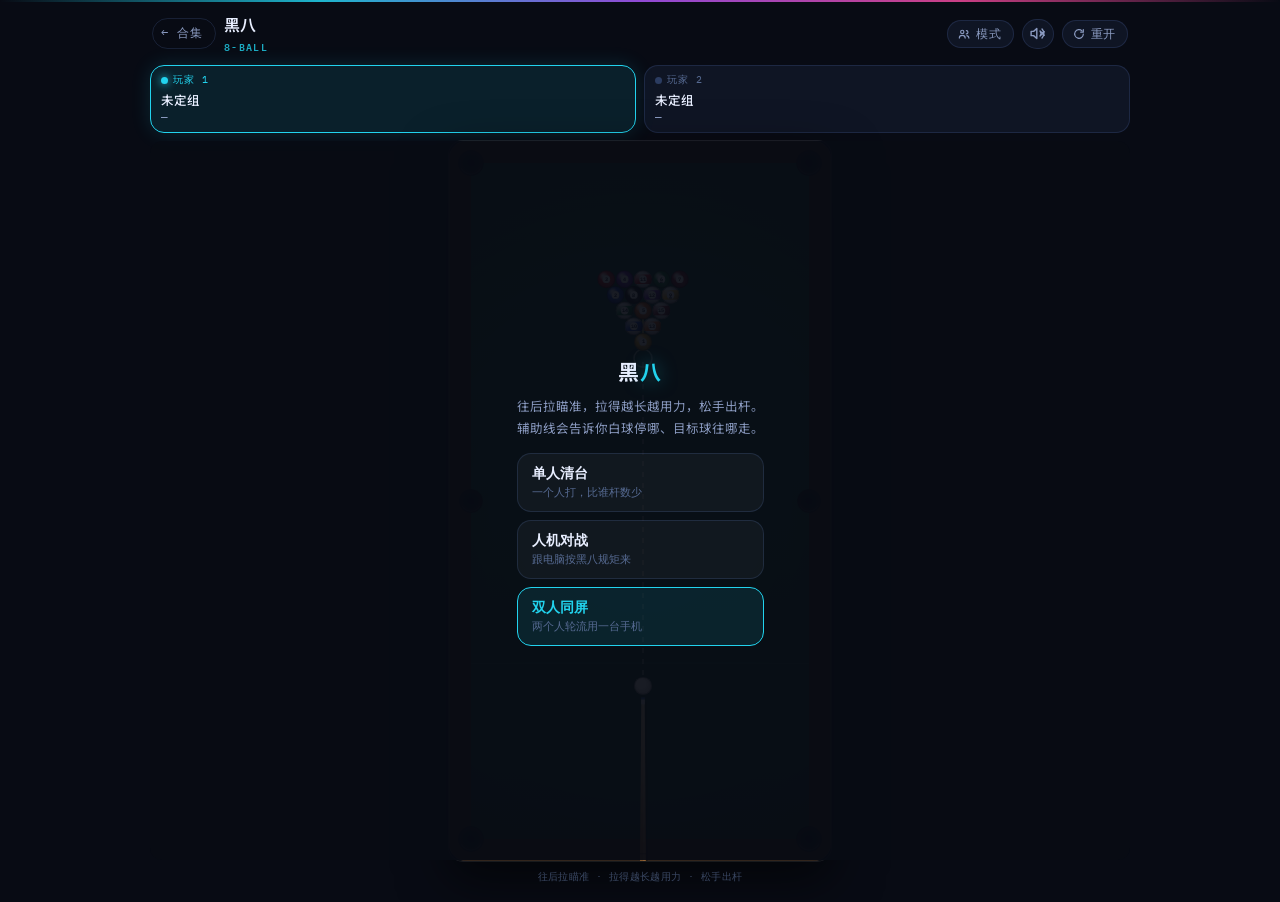
<file: pool/index.html>
<!doctype html>
<html lang="zh-CN">
<head>
<meta charset="utf-8">
<meta name="viewport" content="width=device-width,initial-scale=1,viewport-fit=cover,user-scalable=no,maximum-scale=1">
<meta name="theme-color" content="#080b14">
<title>黑八 · 小游戏合集</title>
<meta name="description" content="浏览器里的黑八台球，两人轮流打，拉杆瞄准松手出杆。">

<link rel="manifest" href="manifest.json">
<meta name="apple-mobile-web-app-capable" content="yes">
<meta name="mobile-web-app-capable" content="yes">
<meta name="apple-mobile-web-app-status-bar-style" content="black-translucent">
<meta name="apple-mobile-web-app-title" content="黑八">
<link rel="apple-touch-icon" href="../assets/icons/icon-180.png">
<link rel="icon" type="image/png" sizes="32x32" href="../assets/icons/favicon-32.png">

<link rel="preconnect" href="https://fonts.googleapis.com">
<link rel="preconnect" href="https://fonts.gstatic.com" crossorigin>
<link rel="stylesheet" href="https://fonts.googleapis.com/css2?family=IBM+Plex+Mono:wght@400;500;600&family=Noto+Sans+SC:wght@400;500;600&display=swap">
<link rel="stylesheet" href="../assets/shared.css?v=5c706aa6">
<link rel="stylesheet" href="../assets/ui.css?v=03017f7e">
<link rel="stylesheet" href="pool.css?v=f3439b39">
</head>
<body>
<div class="topline"></div>

<div class="game">

  <header class="bar">
    <a class="back" href="../">← 合集</a>
    <h1>黑八<em>8-BALL</em></h1>
    <div class="sp"></div>
    <button class="tbtn tbtn-ic" id="modeBtn" aria-label="切换模式"><svg viewBox="0 0 24 24" fill="none" stroke="currentColor" stroke-width="2" stroke-linecap="round" stroke-linejoin="round"><circle cx="9" cy="8.4" r="2.8"/><path d="M4 19c0-2.8 2.2-4.6 5-4.6s5 1.8 5 4.6"/><path d="M16 6.2a2.8 2.8 0 0 1 0 5.6"/><path d="M17 14.8c2 .6 3.4 2.2 3.4 4.2"/></svg><span>模式</span></button>
    <button class="tbtn tbtn-sq" id="muteBtn" aria-label="音效开关">
      <svg viewBox="0 0 24 24" fill="none" stroke="currentColor" stroke-width="2" stroke-linecap="round" stroke-linejoin="round">
        <path d="M11 5 6.5 9H3v6h3.5L11 19z"/>
        <path class="wave" d="M15.6 8.6a5 5 0 0 1 0 6.8"/>
        <path class="wave" d="M18.4 5.8a9 9 0 0 1 0 12.4"/>
        <path class="cross" d="m16.5 9.5 5 5m0-5-5 5"/>
      </svg>
    </button>
    <button class="tbtn tbtn-ic" id="restartBtn" aria-label="重开"><svg viewBox="0 0 24 24" fill="none" stroke="currentColor" stroke-width="2" stroke-linecap="round" stroke-linejoin="round"><path d="M19.4 12a7.4 7.4 0 1 1-2.2-5.3"/><path d="M19.4 4.4v4.5h-4.5"/></svg><span>重开</span></button>
  </header>

  <div class="players">
    <div class="pl" id="p0">
      <div class="nm" id="p0nm">玩家 1</div>
      <div class="gp" id="p0g">未定组</div>
      <div class="lf" id="p0n">—</div>
    </div>
    <div class="pl" id="p1">
      <div class="nm" id="p1nm">玩家 2</div>
      <div class="gp" id="p1g">未定组</div>
      <div class="lf" id="p1n">—</div>
    </div>
  </div>

  <div id="hand" hidden>自由球 · 可以把白球拖到任意位置</div>

  <div class="boardwrap" id="boardWrap">
    <canvas id="board"></canvas>
    <div class="toast" id="toast"></div>

    <div class="overlay" id="overlay" data-mode="start">
      <div class="card">
        <div data-when="start">
          <h2>黑<span class="neon">八</span></h2>
          <p>往后拉瞄准，拉得越长越用力，松手出杆。<br>辅助线会告诉你白球停哪、目标球往哪走。</p>
        </div>
        <div data-when="over">
          <h2 id="winTitle">玩家 1 赢</h2>
          <p id="winWhy"></p>
        </div>
        <div class="modes" id="modes">
          <button class="mbtn" data-m="solo"><b>单人清台</b><em>一个人打，比谁杆数少</em></button>
          <button class="mbtn" data-m="ai"><b>人机对战</b><em>跟电脑按黑八规矩来</em></button>
          <div class="levels" id="levels" hidden>
            <button data-lv="easy"><b>轻松</b><em>远球薄球常失手</em></button>
            <button data-lv="normal"><b>普通</b><em>会做安全球</em></button>
            <button data-lv="hard"><b>高手</b><em>会翻袋，很少失手</em></button>
          </div>
          <button class="mbtn" data-m="two"><b>双人同屏</b><em>两个人轮流用一台手机</em></button>
        </div>
      </div>
    </div>
  </div>

  <div class="hint">往后拉瞄准 · 拉得越长越用力 · 松手出杆</div>

</div>

<script src="pool.js?v=ec2cc007"></script>
<script>
// 注册 Service Worker：装好之后断网也能玩（高铁、地铁、飞机上）
if ('serviceWorker' in navigator) {
  addEventListener('load', () => navigator.serviceWorker.register('../sw.js').catch(() => {}));
}
</script>
</body>
</html>
</file>
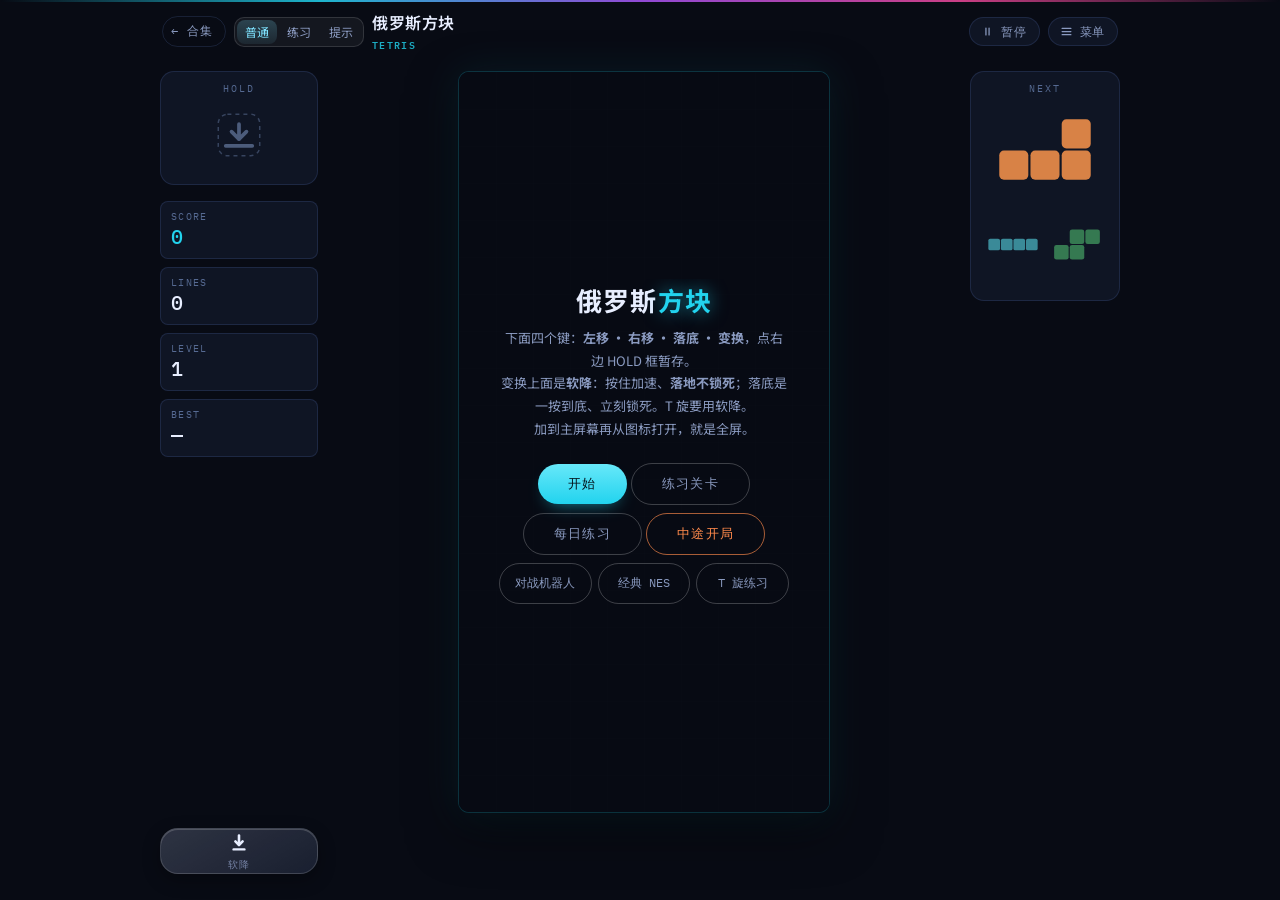
<file: tetris/index.html>
<!doctype html>
<html lang="zh-CN">
<head>
<meta charset="utf-8">
<meta name="viewport" content="width=device-width,initial-scale=1,viewport-fit=cover,user-scalable=no,maximum-scale=1">
<meta name="theme-color" content="#080b14">
<title>俄罗斯方块 · 小游戏合集</title>
<meta name="description" content="浏览器里的俄罗斯方块，手机按键操作，竖屏横屏都能玩。">

<link rel="manifest" href="manifest.json">
<meta name="apple-mobile-web-app-capable" content="yes">
<meta name="mobile-web-app-capable" content="yes">
<meta name="apple-mobile-web-app-status-bar-style" content="black-translucent">
<meta name="apple-mobile-web-app-title" content="方块">
<link rel="apple-touch-icon" href="../assets/icons/icon-180.png">
<link rel="icon" type="image/png" sizes="32x32" href="../assets/icons/favicon-32.png">

<link rel="preconnect" href="https://fonts.googleapis.com">
<link rel="preconnect" href="https://fonts.gstatic.com" crossorigin>
<link rel="stylesheet" href="https://fonts.googleapis.com/css2?family=IBM+Plex+Mono:wght@400;500&family=Noto+Sans+SC:wght@400;500;600&display=swap">
<link rel="stylesheet" href="../assets/shared.css?v=5c706aa6">
<link rel="stylesheet" href="tetris.css?v=ffd9e36d">
</head>
<body>
<div class="topline"></div>

<div class="game">


  <div class="stage">

    <header class="bar">
      <a class="back" href="../">←<span> 合集</span></a>
      <!-- std-only:start -->
      <!-- 模式切换。练习和普通局要一眼分得清：原来进练习得去开局面板找按钮，
           退出藏在弹层里，打着打着就不知道自己在哪个模式。 -->
      <div class="modesw" id="modeSw" role="group" aria-label="模式">
        <button type="button" data-m="normal">普通</button>
        <button type="button" data-m="practice">练习</button>
        <button type="button" data-m="hint">提示</button>
      </div>
      <!-- std-only:end -->
      <h1>俄罗斯方块<em>TETRIS</em></h1>
      <div class="sp"></div>
      <button class="tbtn tbtn-ic" id="pauseBtn" aria-label="暂停"><svg viewBox="0 0 24 24" fill="none" stroke="currentColor" stroke-width="2" stroke-linecap="round" stroke-linejoin="round"><path id="pauseIc" d="M9.5 6.5v11M14.5 6.5v11"/></svg><span id="pauseTx">暂停</span></button>
      <!-- 菜单：重开 / 历史记录 / 设置 / 音效 都收在这里。顶栏只留暂停和它，入口再多也不用挤 -->
      <button class="tbtn tbtn-ic" id="menuBtn" aria-label="菜单"><svg viewBox="0 0 24 24" fill="none" stroke="currentColor" stroke-width="2" stroke-linecap="round"><path d="M5 7h14M5 12h14M5 17h14"/></svg><span>菜单</span></button>
    </header>

    <div class="board-wrap" id="boardWrap">
     <div class="board-box">
      <div class="shaker" id="shaker">
       <canvas id="board"></canvas>
       <!-- std-only:start -->
       <!-- 对战 / NES / T 旋练习时盘面左上角写着当前模式（顶栏的开关管不到这几个） -->
       <span class="mode-tag" id="modeTag" hidden></span>
       <!-- 提示模式推荐暂存时挂出来（盘面上没有绿框可画，只靠底下一行字容易漏看） -->
       <span class="hold-cue" id="holdCue" hidden>点 HOLD 暂存这块 →</span>
       <!-- std-only:end -->
       <div class="board-aura" id="boardAura" aria-hidden="true"></div>
       <!-- 消行时外框一闪（标准版按打击力度给亮度和颜色）。只动 opacity，走合成器 -->
       <div class="board-hit" id="boardHit" aria-hidden="true"></div>
       <div class="danger" id="danger" aria-hidden="true"></div>
      </div>
      <!-- 彩虹行指示：贴在棋盘右框外侧的小三角。
           盘面之内不画任何常驻装饰 —— 之前在盘面里画过两版都被否了。 -->
      <div class="rainmark" id="rainMark" hidden aria-hidden="true"></div>
      <div class="fx" id="fx" aria-hidden="true"></div>
      <div class="feverbar" aria-hidden="true">FEVER ×4</div>
      <div class="streak" id="streak" aria-hidden="true">
       <!-- 热度徽章只有疯狂版会点亮（syncHeat 开头就 !CRAZY 早退），
            标准版里它永远拿不到 .on，等于不存在 -->
       <span class="badge heat" id="badgeHeat">×1.0</span>
       <span class="badge b2b" id="badgeB2B">B2B</span>
       <span class="badge cmb" id="badgeCombo">COMBO ×1</span>
      </div>

      <div class="overlay" id="overlay" data-mode="start">
        <div class="card">

          <div data-when="start">
            <h2>俄罗斯<span class="neon">方块</span></h2>
            <p>
              下面四个键：<b>左移 · 右移 · 落底 · 变换</b>，点右边 HOLD 框暂存。<br>
              <!-- std-only:start -->
              变换上面是<b>软降</b>：按住加速、<b>落地不锁死</b>；落底是一按到底、立刻锁死。T 旋要用软降。<br>
              <!-- std-only:end -->
              加到主屏幕再从图标打开，就是全屏。
            </p>
            <!-- 称号牌 + 今日最佳，都只在疯狂版填（syncRank 开头 !CRAZY 早退） -->
            <button class="rankchip" id="rankChip" type="button" hidden>
              <span id="rankNow">未入段</span><em id="careerNow"></em>
            </button>
            <p class="todayline" id="todayLine" hidden>今日最佳 <b id="dailyBest">—</b></p>
            <!-- 目标线：最近 10 局里第 5 高那个分数，过线率由数学保证约 45%。
                 和上面那行「今日最佳」是两回事，别混。 -->
            <p class="todayline goalline" id="goalLine" hidden>今天的目标 <b id="goalVal">—</b></p>
            <button class="helplink" id="helpLink" type="button" hidden>玩法说明</button>
            <button class="pbtn" id="resumeSaveBtn" data-save>接着上次玩 · <b id="resumeScore">0</b></button>
            <button class="pbtn" id="startBtn">开始</button>
            <!-- 练习：不涨灰线、不记成绩、能撤销能指定出块。
                 疯狂版用不上（它的分数靠机制叠，练手型没意义），bump.py 会把它删掉。 -->
            <button class="pbtn ghost" id="practiceBtn" data-std-only>练习关卡</button>
            <!-- 每日练习：热身 + 堆叠 + 40 行冲刺，约 10 分钟，按天存成绩看进步 -->
            <button class="pbtn ghost" id="dailyBtn" data-std-only>每日练习</button>
            <!-- 中途开局：直接从第 180 / 200 / 220 / 250 行开始，等级、分数、灰线、盘面按平时打到这里的样子铺好 -->
            <button class="pbtn ghost mid-entry" id="midBtn" data-std-only>中途开局</button>
            <!-- 另外两种玩法：对战机器人（现代规则 + 互发垃圾行）、经典 NES（另一套规则，单独的引擎） -->
            <!-- std-only:start -->
            <div class="mode-row">
              <!-- .long 那半截在窄屏上收起来：320 宽一行放三个全名会互相压着 -->
              <button class="pbtn ghost" id="vsBtn" type="button">对战<span class="long">机器人</span></button>
              <button class="pbtn ghost" id="nesBtn" type="button"><span class="long">经典 </span>NES</button>
              <button class="pbtn ghost" id="tsBtn" type="button">T 旋<span class="long">练习</span></button>
            </div>
            <!-- std-only:end -->
          </div>

          <div data-when="pause">
            <h2>已暂停</h2>
            <p>喘口气。回来继续。</p>
            <button class="pbtn" id="resumeBtn">继续</button>
            <!-- 收手：一局原本只有「死」一种结束方式，打到一半不想打了只能
                 故意把方块堆上天。只在够得上有效局之后出现。 -->
            <button class="pbtn ghost" id="stopBtn" hidden>收手 · 结算这一局</button>
          </div>

          <div data-when="over">
            <h2 id="overTitle">堆到顶了</h2>
            <p class="died" id="overDied"></p>
            <p class="overgoal" id="overGoal" hidden></p>
            <div class="overrank" id="overRank" hidden></div>
            <!-- 一行：这局分数 + 最高 / 行 / 级。原来四个大格和右栏一模一样，把复盘挤到要滑才看得见 -->
            <div class="final">
              <b class="final-score" id="overScore">0</b>
              <span class="final-sub"><span>最高 <b id="overBest">0</b></span><span><b id="overLines">0</b> 行</span><span><b id="overLevel">1</b> 级</span><span id="legacyCell" hidden>旧版纪录 <b id="overLegacy">0</b></span></span>
            </div>
            <!-- 这局的流水账。疯狂版才填（标准版没有热度/变异/梭哈这些东西可讲）。 -->
            <div class="runlog" id="runlog" hidden>
              <div class="runtitle"><b id="runTitle">稳</b><span id="runWhy"></span></div>
              <div class="runstats" id="runStats"></div>
            </div>
            <button class="pbtn" id="againBtn">再来一局</button>
            <!-- std-only:start --><!-- 局后复盘：普通局才有。这局怎么消的、分从哪来、下一局先改哪条。
                 放在「再来一局」下面：想接着打的不用先滑过一整屏，想看的往下滑 -->
            <div class="review" id="review" hidden>
              <div class="runstats" id="rvStats"></div>
              <span class="rv-lb">下一局试试</span>
              <ul class="rv-tips" id="rvTips"></ul>
              <div class="rv-worst" id="rvWorst" hidden>
                <span class="rv-lb">损失最大的几手 · 红是你放的，绿框是教练推荐</span>
                <div id="rvWorstList"></div>
              </div>
            </div><!-- std-only:end -->
          </div>

        </div>
      </div>

      <!-- 事件预告。捣乱事件必须提前三秒喊一声，没预告的惩罚是耍赖不是难度。 -->
      <!-- 事件的盘面覆盖层。狂风和瞬落原来盘面上零视觉，只能靠状态格的名字
           知道 —— 而这两个恰恰是最影响手感的。::before 被 FEVER 占着、
           ::after 被狂欢局金边占着，所以单开一层。 -->
      <div class="evfx" id="evfx" aria-hidden="true"><i></i></div>

      <div class="evwarn" id="evwarn" aria-hidden="true"></div>

      <!-- 梭哈。整套机制里唯一需要玩家主动做决定的地方，所以给了一个够大的点击区；
           它只在打出 TETRIS / T-spin 且热度够高时出现，十秒不理会自动作废。 -->
      <!-- 梭哈弹出时在盘面上停三秒，之后只剩右侧状态框那一行。
           做成可点的：画布本身不接受点击，所以它不抢任何操作。 -->
      <div class="betflash" id="betFlash" role="button" tabindex="-1" aria-hidden="true">
        <span class="betflash-txt" id="betFlashTxt"></span>
      </div>

      <!-- 狂欢局报幕。整局有效所以不做倒计时，只在开局压三秒让你知道这局不一样。 -->
      <div class="rushintro" id="rushIntro" aria-hidden="true">
        <b id="rushIntroName">狂欢局</b><span id="rushIntroSub">更难 · 但分数 ×2</span>
      </div>

      <!-- 灰线预告。事件都有三秒预告，偏偏真正杀你的灰线原来是无声的。 -->
      <div class="gwarn" id="gwarn" aria-hidden="true"><i></i></div>

      <div class="toast" id="toast"></div>
     </div>
    </div>

    <!-- 右侧：下一个 / 暂存 / 计分 -->
    <aside class="side">
      <!-- 状态格：当前挂在身上的机制。固定三槽常驻 —— 空了就收起来的话，
           每次事件开始/结束整列都会上下跳，而 NEXT 就在它正下方。
           点它开玩法说明。标准版 syncFx 早退，这格一直藏着。 -->
      <div class="stat fxbox" id="fxBox" role="button" tabindex="0" aria-label="查看玩法说明" hidden>
        <span>状态</span>
        <div class="fxs" id="fxs0"></div>
        <div class="fxs" id="fxs1"></div>
        <div class="fxs" id="fxs2"></div>
      </div>

      <!-- 疯狂版里点它换牌（花热度）。标准版 rerollPiece 早退，点了没反应。 -->
      <div class="slot next" id="nextSlot" role="button" tabindex="0" aria-label="花热度换牌">
        <span class="slot-label">NEXT</span>
        <canvas id="nextCv"></canvas>
      </div>

      <div class="slot hold" id="holdSlot" role="button" tabindex="0" aria-label="暂存当前方块">
        <span class="slot-label">HOLD</span>
        <canvas id="holdCv"></canvas>
      </div>

      <div class="stats">
        <div class="stat hi"><span id="scoreLabel">SCORE</span><b id="score">0</b></div>
        <div class="stat"><span>LINES</span><b id="lines">0</b></div>
        <div class="stat" id="levelBox"><span>LEVEL</span><b id="level">1</b></div>
        <div class="stat"><span>BEST</span><b id="best">0</b></div>
        <!-- std-only:start --><!-- 每行均分：和你平均水平在同样行数时比，高了绿、低了红。普通局才显示 -->
        <div class="stat pace" id="paceBox" hidden><span>每行</span><b id="pace">—</b></div><!-- std-only:end -->
        <!-- 两条梯子各占一格，点哪个都开称号面板。
             「最强」= 单局最高分那条，「段位」= 累计总分那条。
             标准版 syncRank 早退，两格一直藏着。 -->
        <div class="stat rankbox" id="rankBox" role="button" tabindex="0" aria-label="查看最强称号" hidden>
          <span>最强</span><b id="rankName">—</b>
        </div>
        <div class="stat rankbox career" id="careerBox" role="button" tabindex="0" aria-label="查看段位" hidden>
          <span>段位</span><b id="careerName">—</b>
        </div>
      </div>

      <!-- std-only:start -->
      <!-- 对战时右栏的四个数字格换成机器人的小窗：只画它的盘面（变了才重画）+ 双方打出了几行 -->
      <div class="vsbox" id="vsBox">
        <span class="slot-label" id="vsName">机器人</span>
        <canvas id="vsCv"></canvas>
        <span class="vs-info" id="vsInfo"></span>
      </div>
      <!-- std-only:end -->

      <!-- std-only:start -->
      <!-- 软降：按住加速下落，落地**不锁死**（落底才锁），T 旋全靠这个区别。
           放在右栏最底下，正好在「变换」正上方 —— 原来夹在按键排里（左移 右移 软降 落底
           变换），五个键挤一排，用户老按错，四个键也都被挤窄了。
           疯狂版右栏底下只剩十几像素（多一个状态框），放不下，所以只给标准版。 -->
      <button class="k k-soft" id="btnSoft" aria-label="软降"><svg viewBox="0 0 24 24" fill="none" stroke="currentColor" stroke-width="2.6" stroke-linecap="round" stroke-linejoin="round"><path d="M12 4.5v9"/><path d="M8.4 10.4 12 14l3.6-3.6"/><path d="M6.6 18.4h10.8" stroke-width="2.4"/></svg><em>软降</em></button>
      <!-- std-only:end -->
    </aside>

    <!-- 按键区：一排四个。落底比旁边三个小一圈、贴着格子下沿，
         四周留出死区 —— 它是这里唯一不可撤销的操作，不该和别的键一样好按。 -->
    <!-- std-only:start -->
    <!-- 练习细栏：对局时只占一行。选关、指定出块、说明都在 #prSheet 弹层里 ——
         弹层是浮着的，不进布局；第一版把这些全塞在这一条里，它没有 grid-area，
         被排成主网格的一个额外 auto 行，长多高盘面就缩多少，实测格子从 26px
         压到 10px（iPhone SE 上 8px），右栏还被挤得盖到了顶栏和变换键上。 -->
    <div class="prbar" id="prBar">
      <b class="pr-goal" id="prGoal">自由练习</b>
      <button class="pr-s" id="prUndo" type="button">撤销</button>
      <button class="pr-s" id="prDemo" type="button">演示</button>
      <button class="pr-s pr-menu" id="prMenu" type="button">关卡</button>
    </div>
    <!-- 堆叠提示细栏：推荐的理由（按规则说：找哪种台阶 · 为什么是这一处）+ 放对几块。
         点理由那段开规则卡；「先自己找」把推荐藏起来，放完再亮。只有 body.hinting 时显示 -->
    <div class="hintbar" id="hintBar">
      <b class="hint-why" id="hintWhy" role="button" tabindex="0"></b>
      <span class="hint-score" id="hintScore"></span>
      <button class="pr-s" id="hintHide" type="button">先自己找</button>
      <button class="pr-s pr-menu hint-rules" id="hintRules" type="button">规则</button>
      <!-- 推荐的详细说明：为什么 / 别处为什么不行 / 最少按法（细栏第一行是「放这里 · 用的哪条定式」） -->
      <div class="hint-more" id="hintMore"></div>
    </div>
    <!-- 每日练习细栏：这一段在练什么 + 计时/进度。堆叠段的推荐理由也写在这里，
         提示细栏那时候收起来 —— 两条一起挂盘面要少两行 -->
    <div class="drbar" id="drBar">
      <b class="pr-goal" id="drLabel"></b>
      <span class="dr-ghost" id="drGhost" hidden></span>
      <span class="dr-stat" id="drStat"></span>
      <button class="pr-s" id="drRedo" type="button">重来</button>
      <button class="pr-s pr-menu" id="drMenu" type="button">进度</button>
    </div>
    <!-- std-only:end -->

    <div class="pads">
      <div class="pad-g pad-l">
        <button class="k" id="btnLeft"  aria-label="左移"><svg viewBox="0 0 24 24" fill="currentColor" stroke="currentColor" stroke-width="3.4" stroke-linecap="round" stroke-linejoin="round"><path d="M14.8 7 9.4 12l5.4 5z"/></svg><em>左移</em></button>
        <button class="k" id="btnRight" aria-label="右移"><svg viewBox="0 0 24 24" fill="currentColor" stroke="currentColor" stroke-width="3.4" stroke-linecap="round" stroke-linejoin="round"><path d="M9.2 7l5.4 5-5.4 5z"/></svg><em>右移</em></button>
      </div>
      <div class="pad-g pad-r">
        <button class="k k-drop" id="btnDrop" aria-label="直接落底"><svg viewBox="0 0 24 24" fill="currentColor" stroke="currentColor" stroke-width="3.2" stroke-linecap="round" stroke-linejoin="round"><path d="M8 6.4h8L12 13z"/><path d="M5.8 18.6h12.4" fill="none" stroke-width="2.8"/></svg><em>落底</em></button>
        <button class="k" id="btnCw" aria-label="顺时针旋转"><svg viewBox="0 0 24 24" fill="none" stroke="currentColor" stroke-width="2.6" stroke-linecap="round" stroke-linejoin="round"><rect x="3.3" y="9.5" width="11" height="11" rx="2.6"/><path d="M9.4 5.4h5.4a4.2 4.2 0 0 1 4.2 4.2v3.2"/><path d="M16.5 10.9 19 13.8l2.5-2.9"/></svg><em>变换</em></button>
      </div>
    </div>

  </div>

  <!-- 称号面板。两条梯子各自从高往低排，拿到的在上、亮着；没拿到的灰着并写出门槛。 -->
  <!-- 修行三选一。刻意不给关闭按钮、也不进 Esc 的关闭名单 ——
       它是一次必须做的选择，不是一个可以划走的弹窗。 -->
  <!-- std-only:start -->
  <div class="sheet" id="prSheet" hidden>
    <div class="sheet-box">
      <div class="sheet-top"><h3>练习</h3></div>
      <button class="pr-b dr-entry" id="prDaily" type="button">每日练习 · 热身 / 堆叠 / 挖灰线 / 冲刺</button>
      <p class="pr-tip" id="prTip"></p>
      <div class="pr-levels" id="prLevels"></div>
      <span class="sheet-lb">指定下一块</span>
      <div class="pr-pieces" id="prPieces"></div>
      <div class="pr-row">
        <button class="pr-b" id="prReset" type="button">重摆本关</button>
        <button class="pr-b" id="prFree" type="button">自由练习</button>
        <button class="pr-b" id="prExit" type="button">退出练习</button>
      </div>
      <button class="pbtn sheet-done" id="prDone">开始练</button>
    </div>
  </div>
  <!-- 提示模式的规则卡：四条优先级（带这一局各犯几次）+ 七种块各找什么台阶。开着时方块停住 -->
  <div class="sheet" id="hintSheet" hidden>
    <div class="sheet-box">
      <div class="sheet-top"><h3 id="hintSheetTitle">堆叠规则</h3></div>
      <p class="pr-tip" id="hintSheetIntro">打法固定一套：左边九列堆平，最右一列留井，等长条（I）竖进去打四消。每种块来了都有默认去处（下面的定式），放之前按 ①~⑥ 的顺序问自己。不教 T 旋 —— T 旋去「T 旋练习」单练。</p>
      <div class="hr-body" id="hintRulesBody"></div>
      <button class="pr-b hr-switch" id="hintHideSw" type="button"></button>
      <button class="pbtn sheet-done" id="hintDone">接着放</button>
    </div>
  </div>
  <!-- 经典 NES：选起始等级（每级显示你的最好成绩）+ 结算 -->
  <div class="sheet" id="nesSheet" hidden>
    <div class="sheet-box">
      <div class="sheet-top"><h3>经典 NES</h3></div>
      <div class="nes-result" id="nesResult" hidden></div>
      <p class="pr-tip">1989 红白机版的规则：没有暂存、没有落点影子，只看 1 个 NEXT，转不过去就是转不过去（没有踢墙），落地即锁。原版没有硬降，这里保留了「落底」键（落几格给几分，和一路软降到底一样）。比赛从 18 级起；第一次玩建议从 9 级或 12 级开始。</p>
      <span class="sheet-lb">起始等级 · 下面是你在这一级的最好成绩</span>
      <div class="nes-levels" id="nesLevels"></div>
      <div class="pr-row"><button class="pr-b" id="nesExit" type="button">回普通</button></div>
      <button class="pbtn sheet-done" id="nesGo">开始</button>
    </div>
  </div>
  <!-- 打到一半点顶栏「练习 / 提示」：先问一句 -->
  <div class="sheet" id="leaveSheet" hidden>
    <div class="sheet-box">
      <div class="sheet-top"><h3>先离开这一局？</h3></div>
      <p class="pr-tip">这局会存着：回到普通后，开局页点「接着上次玩」就能接着打。</p>
      <div class="pr-row">
        <button class="pr-b" id="leaveStay" type="button">接着打</button>
        <button class="pr-b leave-go" id="leaveGo" type="button">去练习</button>
      </div>
    </div>
  </div>
  <!-- 中途开局：选从第几行开始 -->
  <div class="sheet" id="midSheet" hidden>
    <div class="sheet-box">
      <div class="sheet-top"><h3>中途开局</h3></div>
      <p class="pr-tip">跳过前面攒倍率的那一段，直接从后半局开始：等级、分数、已用时间、灰线速度都按你平时打到这里的样子铺好，盘面底下垫几行灰线、上面堆着一层方块。这局的分数不进最高分，历史记录里单独标出来。</p>
      <div class="mid-tiers" id="midTiers"></div>
      <p class="pr-tip mid-src" id="midSrc"></p>
      <div class="pr-row"><button class="pr-b" id="midClose" type="button">关闭</button></div>
      <button class="pbtn sheet-done" id="midGo">开始</button>
    </div>
  </div>
  <!-- 对战机器人：选级别（每级显示速度和你的胜负）+ 结算 -->
  <div class="sheet" id="vsSheet" hidden>
    <div class="sheet-box">
      <div class="sheet-top"><h3>对战机器人</h3></div>
      <div class="nes-result" id="vsResult" hidden></div>
      <p class="pr-tip">你消行会给它涨灰线，它消行也给你涨。四消打 4 行、T 旋双消打 4 行、连击和 B2B 都加。打过去先抵消自己身上待涨的（盘面左边那条红）。先被顶死的输。</p>
      <span class="sheet-lb">机器人级别 · 越高放得越快、越少失误</span>
      <div class="vs-levels" id="vsLevels"></div>
      <div class="pr-row"><button class="pr-b" id="vsExit" type="button">回普通</button></div>
      <button class="pbtn sheet-done" id="vsGo">开打</button>
    </div>
  </div>
  <!-- 每日练习面板：五段的状态和成绩 + 最近 7 天。开着时方块停住 -->
  <div class="sheet" id="drSheet" hidden>
    <div class="sheet-box">
      <div class="sheet-top"><h3>每日练习</h3></div>
      <div class="dr-body" id="drBody"></div>
      <div class="pr-row">
        <button class="pr-b" id="drSkip" type="button">跳过这段</button>
        <button class="pr-b" id="drExit" type="button">结束</button>
      </div>
      <button class="pbtn sheet-done" id="drGo">开始</button>
    </div>
  </div>
  <!-- std-only:end -->

  <!-- 顶栏「菜单」：重开 / 历史记录 / 设置 / 音效 / 玩法说明（疯狂版）。打开时这局停着 -->
  <div class="sheet" id="menuSheet" hidden>
    <div class="sheet-box">
      <div class="sheet-top"><h3>菜单</h3></div>
      <div class="menu-grid">
        <button class="mi" id="restartBtn" type="button"><svg viewBox="0 0 24 24" fill="none" stroke="currentColor" stroke-width="2" stroke-linecap="round" stroke-linejoin="round"><path d="M19.4 12a7.4 7.4 0 1 1-2.2-5.3"/><path d="M19.4 4.4v4.5h-4.5"/></svg><b>重新开始</b><span>换玩法也在这</span></button>
        <button class="mi" id="histBtn" type="button"><svg viewBox="0 0 24 24" fill="none" stroke="currentColor" stroke-width="2" stroke-linecap="round" stroke-linejoin="round"><path d="M4 19.5h16"/><path d="m5.5 15.5 4-4.5 3.5 3 5.5-7"/></svg><b>历史记录</b><span>每局成绩和曲线</span></button>
        <button class="mi" id="skinBtn" type="button"><svg viewBox="0 0 24 24" fill="none" stroke="currentColor" stroke-width="2" stroke-linecap="round" stroke-linejoin="round"><circle cx="12" cy="12" r="8.4"/><circle cx="9" cy="9.4" r="1.1" fill="currentColor" stroke="none"/><circle cx="14.6" cy="9.6" r="1.1" fill="currentColor" stroke="none"/><circle cx="15.4" cy="14.4" r="1.1" fill="currentColor" stroke="none"/><circle cx="9.6" cy="14.8" r="1.1" fill="currentColor" stroke="none"/></svg><b>设置</b><span>样式 · 手感 · 音乐</span></button>
        <button class="mi" id="muteBtn" type="button"><svg viewBox="0 0 24 24" fill="none" stroke="currentColor" stroke-width="2" stroke-linecap="round" stroke-linejoin="round"><path d="M11 5 6.5 9H3v6h3.5L11 19z"/><path class="wave" d="M15.6 8.6a5 5 0 0 1 0 6.8"/><path class="wave" d="M18.4 5.8a9 9 0 0 1 0 12.4"/><path class="cross" d="m16.5 9.5 5 5m0-5-5 5"/></svg><b>音效</b><span id="muteTx">开着</span></button>
        <button class="mi" id="helpBtn" type="button" hidden><svg viewBox="0 0 24 24" fill="none" stroke="currentColor" stroke-width="2" stroke-linecap="round" stroke-linejoin="round"><circle cx="12" cy="12" r="8.6"/><path d="M9.7 9.4a2.4 2.4 0 1 1 3.2 2.3c-.6.3-.9.8-.9 1.5v.5"/><circle cx="12" cy="17" r="1.05" fill="currentColor" stroke="none"/></svg><b>玩法说明</b><span>机制和计分</span></button>
      </div>
      <button class="pbtn ghost rs-close" id="menuClose" type="button">关闭</button>
    </div>
  </div>

  <!-- 历史记录：每局一条（普通局 / 疯狂版对局；练习、提示、对战这些不记），看曲线和明细 -->
  <div class="sheet" id="histSheet" hidden>
    <div class="sheet-box">
      <div class="sheet-top"><h3>历史记录</h3></div>
      <div class="hist-sum" id="histSum"></div>
      <div class="hist-seg" id="histMetric" role="group" aria-label="看哪一项"></div>
      <div class="hist-seg hist-range" id="histRange" role="group" aria-label="范围"></div>
      <div class="hist-tip" id="histTip"></div>
      <div class="hist-chart" id="histChart"></div>
      <span class="sheet-lb">最近的局</span>
      <div class="hist-list" id="histList"></div>
      <button class="pbtn sheet-done" id="histClose" type="button">关闭</button>
    </div>
  </div>

  <!-- 右上角「重开」：先问一下。选了才重开，点关闭 / 点外面就接着打这一局 -->
  <div class="sheet" id="restartSheet" hidden>
    <div class="sheet-box">
      <div class="sheet-top"><h3>重新开始？</h3></div>
      <p class="pr-tip">选一个就从头开始；点「关闭」接着打这一局。</p>
      <button class="pbtn rs-main" id="rsAgain" type="button">重新开始</button>
      <!-- std-only:start -->
      <span class="sheet-lb">或者换个玩法</span>
      <div class="rs-modes" id="rsModes">
        <button class="pr-b" type="button" data-rs="normal">普通</button>
        <button class="pr-b" type="button" data-rs="vs">对战机器人</button>
        <button class="pr-b" type="button" data-rs="nes">经典 NES</button>
        <button class="pr-b" type="button" data-rs="practice">练习</button>
        <button class="pr-b" type="button" data-rs="hint">提示</button>
        <button class="pr-b" type="button" data-rs="tspin">T 旋练习</button>
        <button class="pr-b" type="button" data-rs="drill">每日练习</button>
        <button class="pr-b mid-entry" type="button" data-rs="mid">中途开局</button>
      </div>
      <!-- std-only:end -->
      <button class="pbtn ghost rs-close" id="rsClose" type="button">关闭</button>
    </div>
  </div>

  <div class="sheet" id="rankSheet" hidden>
    <div class="sheet-box">
      <div class="sheet-top"><h3>称号</h3></div>
      <span class="sheet-lb">最强 · 看单局最高分</span>
      <div class="ranks" id="rankList"></div>
      <span class="sheet-lb">段位 · 看累计总分</span>
      <div class="ranks" id="careerList"></div>
      <p class="rank-foot" id="rankFoot"></p>
      <button class="pbtn sheet-done" id="rankDone">好了</button>
    </div>
  </div>

  <!-- 玩法说明。内容全部由 JS 从常量现算，不写死 ——
         这次会话里光注释就过期两次，写死的说明书一定会变成谎话。 -->
  <div class="sheet" id="helpSheet" hidden>
    <div class="sheet-box">
      <div class="sheet-top"><h3>玩法</h3></div>
      <div class="helpbody" id="helpBody"></div>
      <button class="pbtn sheet-done" id="helpDone">好了</button>
    </div>
  </div>

  <div class="sheet" id="styleSheet" hidden>
    <div class="sheet-box">
      <div class="sheet-top">
        <h3>设置</h3>
        <button class="row-btn" id="musicBtn">音乐：开</button>
        <button class="row-btn" id="buzzBtn">震动：开</button>
      </div>
      <!-- std-only:start -->
      <span class="sheet-lb">普通局辅助（默认都关）</span>
      <div class="aid-row">
        <button class="row-btn off" id="aidLineBtn" type="button">保命线：关</button>
        <button class="row-btn off" id="aidTsBtn" type="button">标 T 槽：关</button>
      </div>
      <p class="pr-tip aid-tip">保命线：盘面六成高画一条淡线，堆过线先消低处，只是参考，照常记成绩。<br>标 T 槽：把搭好的 T 旋双消槽圈出来、不推荐落点；开着打的局不进最高分，历史记录里单独标「标槽」。</p>
      <!-- std-only:end -->
      <!-- 手感：左右按住多久开始连发、连发多快。六档，默认「适中」 -->
      <span class="sheet-lb">手感 · 左右按住移动的快慢</span>
      <div class="seg seg-3" id="handOpts"></div>
      <p class="pr-tip hand-tip" id="handTip"></p>
      <span class="sheet-lb">背景音乐</span>
      <div class="seg seg-3" id="trackOpts"></div>
      <span class="sheet-lb">音效风格</span>
      <div class="seg seg-3" id="packOpts"></div>
      <span class="sheet-lb">配色</span>
      <div class="seg" id="palOpts"></div>
      <span class="sheet-lb">画法</span>
      <div class="seg seg-4" id="styleOpts"></div>
      <button class="pbtn sheet-done" id="skinDone">好了</button>
    </div>
  </div>


</div>

<script src="tetris.js?v=117354d4"></script>
<script>
// 注册 Service Worker：装好之后断网也能玩（高铁、地铁、飞机上）
if ('serviceWorker' in navigator) {
  addEventListener('load', () => navigator.serviceWorker.register('../sw.js').catch(() => {}));
}
</script>
</body>
</html>
</file>
<file: assets/shared.css>
/* 小游戏合集 · 公共样式
   霓虹暗色街机风。新游戏只要 link 这个文件就能继承整套配色和排版。 */

:root{
  /* 底色：深蓝黑，不是纯黑，纯黑在 OLED 上和发光块对比过硬 */
  --bg:        #080b14;
  --bg-2:      #0d1220;
  --panel:     rgba(18, 26, 44, .72);
  --panel-2:   rgba(12, 18, 32, .86);
  --line:      rgba(120, 160, 255, .14);
  --line-2:    rgba(120, 160, 255, .28);

  --ink:       #e8eeff;
  --ink-soft:  #8a9ac0;
  --ink-dim:   #566a92;

  /* 霓虹主色板：七块方块各一色，UI 从中取用 */
  --n-cyan:    #22d3ee;
  --n-blue:    #3b82f6;
  --n-purple:  #a855f7;
  --n-pink:    #ec4899;
  --n-green:   #4ade80;
  --n-amber:   #fbbf24;
  --n-orange:  #fb923c;
  --n-red:     #f43f5e;

  --accent:    var(--n-cyan);

  --mono: "IBM Plex Mono", ui-monospace, SFMono-Regular, Menlo, monospace;
  --sans: "Noto Sans SC", -apple-system, BlinkMacSystemFont, "PingFang SC", system-ui, sans-serif;

  --r-s: 8px;
  --r-m: 14px;
  --r-l: 20px;
}

*{ box-sizing: border-box; }

html, body{
  margin: 0;
  padding: 0;
  background: var(--bg);
  color: var(--ink);
  font-family: var(--sans);
  -webkit-font-smoothing: antialiased;
  -webkit-text-size-adjust: 100%;
}

/* 背景：两团远处的辉光 + 极淡网格，让纯色底不死板 */
body::before{
  content: "";
  position: fixed;
  inset: 0;
  z-index: -2;
  background:
    radial-gradient(60vw 50vh at 12% -8%,  rgba(34,211,238,.10), transparent 62%),
    radial-gradient(55vw 45vh at 92% 108%, rgba(168, 85,247,.10), transparent 62%),
    var(--bg);
}
body::after{
  content: "";
  position: fixed;
  inset: 0;
  z-index: -1;
  pointer-events: none;
  background-image:
    linear-gradient(var(--line) 1px, transparent 1px),
    linear-gradient(90deg, var(--line) 1px, transparent 1px);
  background-size: 44px 44px;
  opacity: .18;
}

a{ color: inherit; text-decoration: none; }

/* 顶部细霓虹线，所有页面共用 */
.topline{
  height: 2px;
  background: linear-gradient(90deg,
    transparent, var(--n-cyan), var(--n-purple), var(--n-pink), transparent);
  opacity: .85;
}

.wrap{
  max-width: 1080px;
  margin: 0 auto;
  padding: 0 20px;
}

/* 面板：磨砂深色卡 */
.panel{
  background: var(--panel);
  border: 1px solid var(--line);
  border-radius: var(--r-m);
}

/* 小标签 */
.chip{
  display: inline-block;
  font-family: var(--mono);
  font-size: 11px;
  letter-spacing: .12em;
  text-transform: uppercase;
  color: var(--ink-soft);
  border: 1px solid var(--line-2);
  border-radius: 999px;
  padding: 3px 10px;
  white-space: nowrap;
}

/* 返回链接 */
.back{
  display: inline-flex;
  align-items: center;
  gap: 8px;
  font-family: var(--mono);
  font-size: 12px;
  letter-spacing: .08em;
  color: var(--ink-soft);
  padding: 6px 12px 6px 8px;
  border: 1px solid var(--line);
  border-radius: 999px;
  transition: color .16s, border-color .16s, background .16s;
}
.back:hover{
  color: var(--ink);
  border-color: var(--line-2);
  background: rgba(120,160,255,.06);
}

@media (prefers-reduced-motion: reduce){
  *{ animation-duration: .01ms !important; animation-iteration-count: 1 !important; transition-duration: .01ms !important; }
}
</file>
<file: assets/ui.css>
/* 小游戏合集 · 公共界面组件
   顶栏、遮罩层、按钮、底部抽屉。新游戏 link 这个就有一整套。
   （俄罗斯方块早于本文件，自带一份等价样式，改这里不影响它。） */

html, body{ height: 100%; overflow: hidden; overscroll-behavior: none; }
body{
  -webkit-touch-callout: none;
  -webkit-user-select: none;
  user-select: none;
}

.game{
  height: 100dvh;
  display: flex;
  flex-direction: column;
  gap: 8px;
  max-width: 1000px;
  margin: 0 auto;
  padding:
    env(safe-area-inset-top)
    max(10px, env(safe-area-inset-right))
    max(18px, calc(env(safe-area-inset-bottom) + 10px))
    max(10px, env(safe-area-inset-left));
}

/* ── 顶栏 ── */
.bar{
  flex: none;
  display: flex;
  align-items: center;
  gap: 8px;
  padding: 10px 2px 2px;
}
.bar h1{
  font-size: 16px;
  font-weight: 600;
  letter-spacing: .04em;
  margin: 0;
  white-space: nowrap;
}
.bar h1 em{
  font-family: var(--mono);
  font-style: normal;
  font-size: 10px;
  letter-spacing: .14em;
  color: var(--n-cyan);
  display: block;
  margin-top: 1px;
  opacity: .8;
}
.bar .sp{ flex: 1; }

.tbtn{
  font-family: var(--mono);
  font-size: 12px;
  letter-spacing: .06em;
  color: var(--ink-soft);
  background: var(--panel);
  border: 1px solid var(--line);
  border-radius: 999px;
  padding: 7px 13px;
  white-space: nowrap;
  cursor: pointer;
  transition: color .16s, border-color .16s, background .16s;
  -webkit-tap-highlight-color: transparent;
}
.tbtn:hover{ color: var(--ink); border-color: var(--line-2); }
.tbtn.on{ color: var(--n-cyan); border-color: rgba(34,211,238,.42); background: rgba(34,211,238,.10); }
.tbtn-sq{
  display: inline-flex;
  align-items: center;
  justify-content: center;
  padding: 0;
  width: 32px;
  height: 30px;
}
.tbtn-sq svg{ width: 17px; height: 17px; }

/* ── 计分条 ── */
.hud{
  flex: none;
  display: grid;
  gap: 6px;
  grid-auto-flow: column;
  grid-auto-columns: 1fr;
}
.hud .cell{
  background: var(--panel);
  border: 1px solid var(--line);
  border-radius: var(--r-s);
  padding: 5px 6px 6px;
  text-align: center;
  min-width: 0;
}
.hud .cell span{
  display: block;
  font-family: var(--mono);
  font-size: 8.5px;
  letter-spacing: .14em;
  color: var(--ink-dim);
}
.hud .cell b{
  display: block;
  font-family: var(--mono);
  font-size: 17px;
  font-weight: 500;
  color: var(--ink);
  margin-top: 2px;
  font-variant-numeric: tabular-nums;
}
.hud .cell.hi b{ color: var(--n-cyan); }

/* ── 遮罩层 ── */
.overlay{
  position: absolute;
  inset: 0;
  display: none;
  place-items: center;
  border-radius: 12px;
  background: rgba(8, 11, 20, .93);
  text-align: center;
  padding: 14px;
  line-height: 1.6;
  z-index: 5;
}
.overlay.show{ display: grid; }
.overlay .card{ max-width: 300px; }
.overlay h2{ font-size: 21px; margin: 0 0 6px; letter-spacing: .04em; }
.overlay h2 .neon{ color: var(--n-cyan); text-shadow: 0 0 18px rgba(34,211,238,.6); }
.overlay h2 .warn{ color: var(--n-red); text-shadow: 0 0 18px rgba(244,63,94,.55); }
.overlay p{ font-size: 12.5px; line-height: 1.75; color: var(--ink-soft); margin: 0 0 14px; }
.overlay kbd{
  font-family: var(--mono);
  font-size: 10.5px;
  background: rgba(120,160,255,.10);
  border: 1px solid var(--line-2);
  border-radius: 5px;
  padding: 1px 5px;
  color: var(--ink);
  white-space: nowrap;
}
.overlay [data-when]{ display: none; }
.overlay[data-mode="start"] [data-when~="start"],
.overlay[data-mode="win"]   [data-when~="win"],
.overlay[data-mode="lose"]  [data-when~="lose"],
.overlay[data-mode="pause"] [data-when~="pause"]{ display: block; }

.pbtn{
  font-family: var(--mono);
  font-size: 13px;
  letter-spacing: .1em;
  color: #04121a;
  background: linear-gradient(180deg, #67e8f9, #22d3ee);
  border: 0;
  border-radius: 999px;
  padding: 11px 30px;
  cursor: pointer;
  box-shadow: 0 0 26px rgba(34,211,238,.42);
  transition: transform .12s, box-shadow .16s;
  -webkit-tap-highlight-color: transparent;
}
.pbtn:hover{ transform: translateY(-1px); box-shadow: 0 0 34px rgba(34,211,238,.6); }
.pbtn:active{ transform: translateY(1px); }

.final{ display: grid; grid-template-columns: repeat(2, 1fr); gap: 6px; margin: 0 0 14px; }
.final div{ background: rgba(120,160,255,.06); border: 1px solid var(--line); border-radius: var(--r-s); padding: 6px 4px 7px; }
.final span{ display: block; font-family: var(--mono); font-size: 8.5px; letter-spacing: .14em; color: var(--ink-dim); }
.final b{ display: block; font-family: var(--mono); font-size: 15px; color: var(--ink); margin-top: 2px; font-variant-numeric: tabular-nums; }

/* ── 底部抽屉 ── */
.sheet{
  position: fixed;
  inset: 0;
  z-index: 40;
  display: grid;
  align-items: end;
  justify-items: center;
  background: rgba(6, 9, 17, .35);
}
.sheet[hidden]{ display: none; }
.sheet-box{
  width: min(480px, 100%);
  max-height: 76dvh;
  overflow: auto;
  background: rgba(11, 16, 28, .96);
  border: 1px solid var(--line-2);
  border-bottom: 0;
  border-radius: 22px 22px 0 0;
  padding: 18px 18px calc(16px + env(safe-area-inset-bottom));
  box-shadow: 0 -18px 50px rgba(0,0,0,.6);
  animation: sheetUp .22s cubic-bezier(.2,.8,.3,1);
}
@keyframes sheetUp{ from{ transform: translateY(18px); opacity: .6; } to{ transform: none; opacity: 1; } }
.sheet-top{ display: flex; align-items: center; gap: 12px; margin-bottom: 14px; }
.sheet-box h3{ margin: 0; font-size: 16px; letter-spacing: .03em; flex: 1; }
.sheet-lb{
  display: block;
  font-family: var(--mono);
  font-size: 9.5px;
  letter-spacing: .16em;
  color: var(--ink-dim);
  margin: 0 0 7px;
}
.seg{ display: grid; grid-template-columns: 1fr 1fr 1fr; gap: 8px; margin-bottom: 13px; }
.seg-btn{
  display: flex;
  flex-direction: column;
  align-items: center;
  gap: 4px;
  padding: 10px 6px 9px;
  background: rgba(255,255,255,.035);
  border: 1px solid var(--line);
  border-radius: 13px;
  cursor: pointer;
  font-family: var(--mono);
  font-size: 11px;
  color: var(--ink-soft);
  -webkit-tap-highlight-color: transparent;
  transition: border-color .14s, background .14s, color .14s;
}
.seg-btn em{ font-style: normal; font-size: 9px; color: var(--ink-dim); }
.seg-btn.on{
  border-color: var(--n-cyan);
  background: rgba(34,211,238,.12);
  color: var(--ink);
  box-shadow: 0 0 18px rgba(34,211,238,.16);
}
.seg-btn.on em{ color: var(--n-cyan); }
.sheet-done{ width: 100%; margin-top: 4px; }

/* ── 底部大按键 ── */
.k{
  display: flex;
  flex-direction: column;
  align-items: center;
  justify-content: center;
  gap: 3px;
  min-height: 58px;
  font-family: var(--mono);
  font-size: 9.5px;
  letter-spacing: .06em;
  color: var(--ink-soft);
  border-radius: 18px;
  cursor: pointer;
  user-select: none;
  -webkit-user-select: none;
  -webkit-tap-highlight-color: transparent;
  touch-action: manipulation;
  background:
    linear-gradient(150deg, rgba(255,255,255,.115), rgba(255,255,255,.028)),
    rgba(22, 30, 48, .82);
  border: 1px solid rgba(255,255,255,.14);
  box-shadow: inset 0 1px 0 rgba(255,255,255,.18), 0 6px 18px rgba(0,0,0,.30);
  transition: transform .08s, background .12s, border-color .12s;
}
.k svg{ width: 24px; height: 24px; display: block; color: var(--ink); }
.k em{ font-style: normal; opacity: .8; }
.k.active, .k:active{
  transform: translateY(1px);
  background: linear-gradient(150deg, rgba(34,211,238,.26), rgba(34,211,238,.08));
  border-color: rgba(120,235,255,.42);
  color: var(--ink);
}
.k.hot{
  background:
    linear-gradient(150deg, rgba(34,211,238,.28), rgba(168,85,247,.14)),
    rgba(18, 34, 52, .86);
  border-color: rgba(120,235,255,.34);
}
.k.hot em{ color: #a5f2ff; opacity: 1; }
.k.hot svg{ color: #a5f2ff; }

@media (max-width: 859px){
  .bar{ gap: 6px; padding: 8px 2px 2px; }
  .bar h1{ display: none; }
  .tbtn{ font-size: 10.5px; padding: 6px 10px; }
}

/* 顶栏按钮：图标 + 文字。跟俄罗斯方块那套保持一致 */
.tbtn-ic{ display: inline-flex; align-items: center; gap: 5px; padding: 6px 11px 6px 9px; }
.tbtn-ic svg{ width: 14px; height: 14px; display: block; flex: none; }
.tbtn-ic span{ line-height: 1; }
.tbtn:active{ transform: translateY(1px); }
</file>
<file: bubble/bubble.css>
/* 泡泡龙 —— 棋盘与发射区 */

.boardwrap{
  flex: 1;
  min-height: 0;
  display: grid;
  place-items: center;
  position: relative;
  touch-action: none;       /* 拖着瞄准时别让页面跟着滚 */
}

#board{
  display: block;
  border-radius: 14px;
  background: rgba(6, 10, 20, .66);
  box-shadow:
    0 0 0 1px rgba(120,160,255,.16),
    0 0 38px rgba(34,211,238,.08),
    0 16px 44px rgba(0,0,0,.5);
}

/* 计分条里塞一个「下一颗」 */
.hud .cell.next{ display: flex; flex-direction: column; align-items: center; gap: 2px; }
.hud .cell.next canvas{ display: block; width: 26px; height: 22px; }

.pad{
  flex: none;
  display: grid;
  grid-template-columns: 1fr;
  gap: 9px;
}
.pad .k{ min-height: 58px; }

.hint{
  flex: none;
  text-align: center;
  font-family: var(--mono);
  font-size: 10px;
  letter-spacing: .04em;
  color: var(--ink-dim);
  padding-top: 2px;
}

@media (orientation: landscape) and (max-height: 600px){
  .game{ gap: 6px; }
  .bar{ padding: 6px 2px 0; }
  .hint{ display: none; }
  .pad{ position: fixed; right: max(12px, env(safe-area-inset-right)); bottom: max(14px, env(safe-area-inset-bottom)); width: 104px; }
  .boardwrap{ padding-right: 116px; }
}

/* 快到底线时把「离底线」烧红 */
.hud .cell.warn{ border-color: rgba(244,63,94,.6); background: rgba(244,63,94,.10); }
.hud .cell.warn b{ color: var(--n-red); }

/* 一炮打掉一大片时的提示 */
.toast{
  position: absolute;
  top: 16%;
  left: 50%;
  transform: translate(-50%, 0) scale(.9);
  font-family: var(--mono);
  font-size: 16px;
  letter-spacing: .1em;
  color: #fff;
  text-shadow: 0 0 20px rgba(34,211,238,.9), 0 0 6px rgba(255,255,255,.7);
  pointer-events: none;
  opacity: 0;
  white-space: nowrap;
  z-index: 3;
}
.toast.show{ animation: btoast 1s cubic-bezier(.2,.8,.3,1) forwards; }
@keyframes btoast{
  0%  { opacity: 0; transform: translate(-50%, 10px) scale(.86); }
  20% { opacity: 1; transform: translate(-50%, -4px) scale(1.06); }
  70% { opacity: 1; transform: translate(-50%, -8px) scale(1); }
  100%{ opacity: 0; transform: translate(-50%, -26px) scale(.98); }
}

/* ── 关卡制新增 ── */

/* 道具栏：三个槽位，有货才亮 */
.powerbar{ display: flex; gap: 8px; }
.pw{
  width: 46px; height: 46px;
  display: flex; align-items: center; justify-content: center;
  padding: 0; margin: 0;
  border-radius: 14px;
  border: 1px dashed rgba(255,255,255,.16);
  background: rgba(255,255,255,.03);
  cursor: default;
  transition: transform .08s, border-color .12s, background .12s;
}
.pw.has{
  cursor: pointer;
  border-style: solid;
  border-color: rgba(232,121,249,.45);
  background: linear-gradient(150deg, rgba(232,121,249,.22), rgba(232,121,249,.06)), rgba(22,30,48,.85);
  box-shadow: inset 0 1px 0 rgba(255,255,255,.18), 0 6px 16px rgba(0,0,0,.28);
}
.pw.has:active{ transform: translateY(1px) scale(.96); }
.pw canvas{ display: block; }

/* 星星 */
.stars{ display: flex; justify-content: center; gap: 8px; margin: 2px 0 12px; }
.star{ font-size: 30px; line-height: 1; color: rgba(255,255,255,.16); }
.star.on{ color: #facc15; text-shadow: 0 0 18px rgba(250,204,21,.55); }

.prog{ font-family: var(--mono); font-size: 12px; color: var(--ink-dim); margin: 2px 0 14px; }
.prog b{ color: var(--ink); }
.pbtn.ghost{
  background: rgba(255,255,255,.05);
  color: var(--ink-soft);
  border: 1px solid var(--line);
  box-shadow: none;
  margin-top: 8px;
}

/* 选关面板 */
.lvsheet{
  position: fixed; inset: 0; z-index: 40;
  display: flex; align-items: flex-end; justify-content: center;
  background: rgba(4,7,14,.72);
}
.lvsheet[hidden]{ display: none; }
.lvbox{
  width: min(520px, 100%);
  max-height: 82vh;
  overflow: auto;
  background: var(--panel-2, #0e1420);
  border: 1px solid var(--line);
  border-radius: 20px 20px 0 0;
  padding: 18px 16px calc(18px + env(safe-area-inset-bottom));
}
.lvtop{ display: flex; align-items: center; gap: 12px; margin-bottom: 14px; }
.lvtop h3{ margin: 0; font-size: 16px; flex: 1; }
.lvstars{ font-family: var(--mono); font-size: 12px; color: #facc15; }
.lvgrid{ display: grid; grid-template-columns: repeat(auto-fill, minmax(84px, 1fr)); gap: 10px; }
.lv{
  display: flex; flex-direction: column; align-items: center; gap: 2px;
  padding: 10px 4px 8px; margin: 0;
  border-radius: 14px;
  border: 1px solid var(--line);
  background: linear-gradient(150deg, rgba(255,255,255,.07), rgba(255,255,255,.02)), rgba(20,28,44,.85);
  cursor: pointer;
}
.lv b{ font-family: var(--mono); font-size: 18px; color: var(--ink); }
.lv i{ font-style: normal; font-size: 11px; color: var(--ink-dim); }
.lv u{ text-decoration: none; font-size: 11px; color: #facc15; letter-spacing: 1px; }
.lv.cur{ border-color: rgba(34,211,238,.5); box-shadow: 0 0 0 1px rgba(34,211,238,.25); }
.lv.locked{ opacity: .38; cursor: default; }
.lv.locked u{ color: var(--ink-dim); }
.lv:not(.locked):active{ transform: translateY(1px); }

/* 竞技结束面板四格塞得下 */
.card .final{ display: grid; grid-template-columns: repeat(2, 1fr); gap: 8px; }
</file>
<file: tetris/tetris.css>
/* 俄罗斯方块 —— 布局与界面
   三套布局：桌面（侧栏）/ 手机竖屏（按键在下）/ 手机横屏（按键分到左右拇指）。 */

html, body{ height: 100%; overflow: hidden; overscroll-behavior: none; }
/* 屏幕锁住：双击不放大（iOS 不认 viewport 里的 user-scalable=no，靠这条关掉双击缩放）。
   双指缩放和空白处拖动在 tetris.js 的 lockPage() 里挡 */
html, body{ touch-action: manipulation; }
/* clip 而不是只靠 hidden：hidden 的容器手指滚不动，但 focus()、点击之类会把它程序性地
   滚下去。实测 375×812 上 body 内容比屏幕高 78px，点一下「开始」顶栏就被顶出屏幕。
   clip 不产生滚动容器，没有东西可滚。不支持 clip 的老浏览器退回上一行的 hidden。 */
html, body{ overflow: clip; }
/* hidden 属性一律要赢。好几个元素 HTML 里带着 hidden，却被各自的 display 规则盖掉了：
   标准版的「?」、「未入段」、「玩法说明」、结算页的称号 —— 都本该只在疯狂版出现，
   点开是疯狂版的规则。之前只修了「?」那一个（.tbtn[hidden]），这里一次兜住全部。 */
[hidden]{ display: none !important; }
/* 顶上那条 2px 彩线浮在最上面、不占位置。原来它在 .game（正好一屏高）上面单独占一行，
   整页比屏幕高 2px，游戏最底部被裁掉 2px。只在这里覆盖，shared.css 别的游戏还在用 */
.topline{ position: fixed; top: 0; left: 0; right: 0; z-index: 30; pointer-events: none; }
body{
  /* iOS 上手指长按不要弹出选择/放大镜 */
  -webkit-touch-callout: none;
  -webkit-user-select: none;
  user-select: none;
}

.game{
  height: 100dvh;
  /* 超出整屏的东西直接裁掉、也不计入可滚动区域。盘面背后 FEVER 的斜条纹层
     （.shaker::before，inset -40%）在标准版里透明度是 0，但照样占位置，
     往下伸出 78px，是 body 能被滚动的来源 */
  overflow: clip;
  display: flex;
  flex-direction: column;
  gap: 8px;
  max-width: 1000px;
  margin: 0 auto;
  /* 刘海、灵动岛、底部横条都躲开 */
  padding:
    env(safe-area-inset-top) 
    max(10px, env(safe-area-inset-right))
    max(34px, calc(env(safe-area-inset-bottom) + 30px))
    max(10px, env(safe-area-inset-left));
}

/* ── 顶栏 ── */
.bar{
  grid-area: bar;
  display: flex;
  align-items: center;
  gap: 8px;
  padding: 10px 2px 2px;
}
.bar h1{
  font-size: 16px;
  font-weight: 600;
  letter-spacing: .04em;
  margin: 0;
  white-space: nowrap;
}
.bar h1 em{
  font-family: var(--mono);
  font-style: normal;
  font-size: 10px;
  letter-spacing: .14em;
  color: var(--n-cyan);
  display: block;
  margin-top: 1px;
  opacity: .8;
}
.bar .sp{ flex: 1; }

.tbtn{
  font-family: var(--mono);
  font-size: 12px;
  letter-spacing: .06em;
  color: var(--ink-soft);
  background: var(--panel);
  border: 1px solid var(--line);
  border-radius: 999px;
  padding: 7px 13px;
  white-space: nowrap;
  cursor: pointer;
  transition: color .16s, border-color .16s, background .16s;
  -webkit-tap-highlight-color: transparent;
}
.tbtn:hover{ color: var(--ink); border-color: var(--line-2); }
.tbtn.off{ color: var(--ink-dim); }

/* ── 主区 ── */
.stage{
  flex: 1;
  min-height: 0;
  display: grid;
  gap: 8px;
  grid-template-areas:
    "bar   bar"
    "board side"
    "pads  pads";
  grid-template-columns: minmax(0, 1fr) 64px;
  grid-template-rows: auto minmax(0, 1fr) auto;
  gap: 6px;
}

.side{
  grid-area: side;
  display: flex;
  flex-direction: column;
  justify-content: center;   /* 不贴顶，跟棋盘一起居中 */
  gap: 8px;
  min-height: 0;
}

.slot{
  background: var(--panel);
  border: 1px solid var(--line);
  border-radius: var(--r-m);
  padding: 6px 8px 7px;
  display: flex;
  flex-direction: column;
  gap: 3px;
}
.slot-label{
  font-family: var(--mono);
  font-size: 9px;
  letter-spacing: .18em;
  color: var(--ink-dim);
  text-align: center;
}
.slot canvas{ display: block; width: 100%; }
.slot.next canvas{ height: 72px; }     /* 上排一个大的，下排两个小的 */
.slot.hold canvas{ height: 30px; }

.slot.hold{ cursor: pointer; -webkit-tap-highlight-color: transparent; transition: border-color .14s, background .14s; }
.slot.hold:hover, .slot.hold:focus-visible{ border-color: var(--line-2); background: rgba(120,160,255,.07); outline: none; }
.slot.hold:active{ background: rgba(34,211,238,.13); border-color: var(--n-cyan); }
/* 触屏走 touchstart 加 .active，:active 在 touch 上不一定跟手 */
.slot.hold.active{ background: rgba(34,211,238,.13); border-color: var(--n-cyan); }

/* NEXT 槽在疯狂版里可以点（花热度换牌）。热度够了才亮边，
   不够的时候看起来就是个普通展示框 —— 免得点了没反应还扣不掉。 */
.slot.next{ -webkit-tap-highlight-color: transparent; transition: border-color .16s, background .16s; }
.slot.next.ready{
  border-color: rgba(255,193,71,.5);
  background: linear-gradient(150deg, rgba(255,193,71,.10), rgba(255,193,71,.02)), var(--panel);
  cursor: pointer;
}
.slot.next.ready .slot-label::after{ content: '　换牌'; color: #ffd166; letter-spacing: 0; }
.slot.next.active{ background: rgba(255,193,71,.16); border-color: rgba(255,193,71,.8); }

/* 统计 */
/* ── 状态格 ── */
.fxbox{ padding: 5px 6px 6px; cursor: pointer; -webkit-tap-highlight-color: transparent; }
.fxbox:hover, .fxbox:focus-visible{ border-color: rgba(255,255,255,.28); outline: none; }
/* 高度是 min 不是固定值 —— 带「接受 / 启动 / 缓期」按钮的行里那颗按钮
   自己就 30px，钉死 22px 会让它撑出去压住下一行。
   原来只给梭哈单独开了 height:auto，后加的 ZONE 和缓期就踩了这个坑。 */
.fxbox .fxs{ min-height: 22px; margin-top: 3px; }
/* 空槽平时照样占位（三槽常驻是为了防止事件起落时整列上下跳），
   但出现按钮那一行时例外：按钮自己就 26px，不让空槽塌陷的话整个框会
   向上顶出侧栏 20px —— 「状态」标题钻到顶栏按钮后面、底下「段位」被挤出屏幕。
   梭哈十秒才来一次，这点高度变化远比布局炸掉可接受。 */
.fxbox.acting .fxs:empty{ min-height: 0; margin-top: 0; }
/* 还差最后几个像素，从内边距里省 —— 不动按钮尺寸，它是要用手指点的 */
.fxbox.acting{ padding-top: 2px; padding-bottom: 2px; }
.fxbox .fxs:first-of-type{ margin-top: 2px; }
.fxbox .fxl{ display: flex; align-items: baseline; justify-content: space-between; gap: 3px; }
.fxbox b{ font-family: var(--mono); white-space: nowrap; }
.fxbox .fxn{ font-size: 9.5px; }
.fxbox .fxv{ font-size: 10px; }
.fxbox .fxbar{ display: block; height: 3px; border-radius: 2px;
               background: rgba(255,255,255,.10); overflow: hidden; margin-top: 2px; }
/* 条只动 transform，走合成器，不吃 paint */
.fxbox .fxbar i{ display: block; height: 100%; transform-origin: left; border-radius: 2px;
                 will-change: transform; }
.fxbox .bad  b{ color: #ffb4a6 } .fxbox .bad  .fxbar i{ background: #f43f5e }
.fxbox .good b{ color: #b8f5e4 } .fxbox .good .fxbar i{ background: #5fe0c8 }
.fxbox .fev  b{ color: #7fe3ff } .fxbox .fev  .fxbar i{ background: #7fe3ff }
.fxbox .burn b{ color: #ffb86b } .fxbox .burn .fxbar i{ background: #ff8a3c }
.fxbox .betrow b{ color: #ffd166 } .fxbox .betrow .fxbar i{ background: #ffb703 }
.fxbox .betoffer b{ color: #ffd166 }
.fxbox .betoffer .fxbar i{ background: #ffb703 }
.fxbox .fxgo{
  display: block; width: 100%;
  margin: 3px 0 2px;
  font-family: var(--mono); font-size: 10px; letter-spacing: .1em;
  color: #241503;
  background: linear-gradient(180deg, #ffd980, #ffb020);
  border: 0; border-radius: 7px;
  /* 侧栏只有 64px 宽，高度就得给够 —— 这个键十秒就没，点不中等于白给 */
  min-height: 26px;
  cursor: pointer;
  -webkit-tap-highlight-color: transparent;
}
.fxbox .fxgo:active{ transform: translateY(1px); }
/* 盘面上那一下提示：跟梭哈结算共用飘字样式，只是换个颜色钩子 */
.pop.bet.offer b{ color: #ffd166; text-shadow: 0 2px 10px rgba(0,0,0,.6), 0 0 22px rgba(255,193,71,.6); }
.pop.bet.offer i{ color: #ffb703; }
.fxbox .heat .fxn{ color: var(--ink-soft) } .fxbox .heat .fxv{ color: #ff8a5c }
.fxbox .rush .fxn{ color: var(--ink-soft) } .fxbox .rush .fxv{ color: #ffd166 }
/* 320 宽放不下：右栏内容 520px 而盘面只有 420px */
@media (max-width: 340px){ .fxbox{ display: none; } }

.stats{
  display: grid;
  grid-template-columns: 1fr;
  gap: 6px;
  align-content: start;
}
.stat{
  background: var(--panel);
  border: 1px solid var(--line);
  border-radius: var(--r-s);
  padding: 5px 6px 6px;
  text-align: center;
  min-width: 0;
}
.stat span{
  display: block;
  font-family: var(--mono);
  font-size: 8.5px;
  letter-spacing: .14em;
  color: var(--ink-dim);
}
.stat b{
  display: block;
  font-family: var(--mono);
  /* --stat-fs 是这一档布局的基准字号，--fit 是 JS 按字数给的缩放。
     两个分开，断点改基准、JS 只管缩放，互不覆盖。 */
  --stat-fs: 15px;
  font-size: calc(var(--stat-fs) * var(--fit, 1));
  /* 行高钉死在基准字号上，不跟 --fit 走：「万」「亿」是中日韩字形，行框比
     纯数字高 4px，分数跨过 1 万那一刻整个侧栏会跳一下；字号一缩又会再跳一次。 */
  line-height: calc(var(--stat-fs) * 1.2);
  white-space: nowrap;
  font-weight: 500;
  color: var(--ink);
  margin-top: 2px;
  font-variant-numeric: tabular-nums;
  overflow: hidden;
  text-overflow: ellipsis;
}
.stat.hi b{ color: var(--n-cyan); }
/* 这局分数超过了开局前的历史最高：BEST 格换成金色、标签写「已破纪录」，数字仍是旧纪录 */
.stat.beat{ border-color: rgba(255,209,102,.55); }
.stat.beat span, .stat.beat b{ color: #ffd166; }
#levelBox.flash{ animation: lvl .6s ease; }
@keyframes lvl{
  0%,100%{ box-shadow: none; border-color: var(--line); }
  40%{ box-shadow: 0 0 22px rgba(34,211,238,.55); border-color: var(--n-cyan); }
}

/* 棋盘 */
.board-wrap{
  grid-area: board;
  position: relative;      /* 棋盘绝对定位在里面 */
  align-self: stretch;
  min-width: 0;
  min-height: 0;
}
/* 贴着 canvas 的盒子。必须脱离文档流——否则它的高度由 canvas 撑，
   而 canvas 又按容器高度算，两边互相定义，尺寸就再也长不回去了。 */
.board-box{
  position: absolute;
  top: 50%;
  left: 50%;
  transform: translate(-50%, -50%);
  line-height: 0;
}
/* 边框的颜色/粗细/辉光由 JS 按等级写进这几个变量，见 syncEdge() */
#board{
  display: block;
  border-radius: 10px;
  background: rgba(6, 10, 20, .72);
  --bd-w: 1px;
  --bd-ring: rgba(120,160,255,.16);
  --bd-glow: rgba(34,211,238,.09);
  --bd-blur: 38px;
  box-shadow:
    0 0 0 var(--bd-w) var(--bd-ring),
    0 0 var(--bd-blur) var(--bd-glow),
    0 18px 50px rgba(0,0,0,.5);
  transition: box-shadow .55s ease;
}

/* 满级光环。只动 opacity，合成器就能搞定，不会每帧重绘那圈大模糊。 */
.board-aura{
  position: absolute;
  inset: 0;
  border-radius: 10px;
  pointer-events: none;
  opacity: 0;
  /* 提前提升成合成层：不然第一次亮起来那一帧要临时建层，实测会掉一帧 */
  will-change: opacity;
  --au-ring: rgba(255,62,200,.78);
  --au-glow: rgba(255,62,200,.32);
  --au-blur: 72px;
  box-shadow:
    0 0 0 2px var(--au-ring),
    0 0 var(--au-blur) var(--au-glow);
  transition: opacity .5s ease;
}
.board-box.maxed .board-aura{ animation: auraPulse 2.2s ease-in-out infinite; }
@keyframes auraPulse{ 0%, 100%{ opacity: .28 } 50%{ opacity: 1 } }
@media (prefers-reduced-motion: reduce){
  .board-box.maxed .board-aura{ animation: none; opacity: .62; }
  #board{ transition: none; }
}

#board.flash{ animation: boardFlash .34s ease-out; }
#board.flash-big{ animation: boardFlashBig .55s ease-out; }
@keyframes boardFlash{
  0%   { box-shadow: 0 0 0 var(--bd-w) var(--bd-ring), 0 0 var(--bd-blur) var(--bd-glow), 0 18px 50px rgba(0,0,0,.5); }
  22%  { box-shadow: 0 0 0 calc(var(--bd-w) + 1.5px) rgba(190,240,255,.55), 0 0 54px var(--bd-glow), 0 18px 50px rgba(0,0,0,.5); }
  100% { box-shadow: 0 0 0 var(--bd-w) var(--bd-ring), 0 0 var(--bd-blur) var(--bd-glow), 0 18px 50px rgba(0,0,0,.5); }
}
@keyframes boardFlashBig{
  0%   { box-shadow: 0 0 0 var(--bd-w) var(--bd-ring), 0 0 var(--bd-blur) var(--bd-glow), 0 18px 50px rgba(0,0,0,.5); }
  14%  { box-shadow: 0 0 0 3px rgba(255,255,255,.8), 0 0 90px var(--bd-glow), 0 0 140px rgba(168,85,247,.4), 0 18px 50px rgba(0,0,0,.5); }
  45%  { box-shadow: 0 0 0 calc(var(--bd-w) + 1px) rgba(190,240,255,.5), 0 0 70px var(--bd-glow), 0 18px 50px rgba(0,0,0,.5); }
  100% { box-shadow: 0 0 0 var(--bd-w) var(--bd-ring), 0 0 var(--bd-blur) var(--bd-glow), 0 18px 50px rgba(0,0,0,.5); }
}

/* ── 遮罩层 ── */
.overlay{
  position: absolute;
  inset: 0;
  display: none;
  place-items: center;
  border-radius: 10px;
  background: rgba(8, 11, 20, .93);
  text-align: center;
  padding: 14px;
  line-height: 1.6;
}
.overlay.show{ display: grid; }
/* 卡片高过视口就自己滚。横屏 844×390 下，统计最满的那张结算卡有 411px 高，
   而窗口只有 390px —— 原来卡片不可滚，「再来一局」就永远够不到了。 */
.overlay .card{ max-width: 290px; max-height: 100%; overflow-y: auto; -webkit-overflow-scrolling: touch; }
.overlay h2{ font-size: 21px; margin: 0 0 6px; letter-spacing: .04em; }
.overlay h2 .neon{ color: var(--n-cyan); text-shadow: 0 0 18px rgba(34,211,238,.6); }
.overlay p{ font-size: 12.5px; line-height: 1.75; color: var(--ink-soft); margin: 0 0 14px; }
.overlay kbd{
  font-family: var(--mono);
  font-size: 10.5px;
  background: rgba(120,160,255,.10);
  border: 1px solid var(--line-2);
  border-radius: 5px;
  padding: 1px 5px;
  color: var(--ink);
  white-space: nowrap;
}
.pbtn{
  font-family: var(--mono);
  font-size: 13px;
  letter-spacing: .1em;
  color: #04121a;
  background: linear-gradient(180deg, #67e8f9, #22d3ee);
  border: 0;
  border-radius: 999px;
  padding: 11px 30px;
  cursor: pointer;
  box-shadow: 0 0 26px rgba(34,211,238,.42);
  transition: transform .12s, box-shadow .16s;
  -webkit-tap-highlight-color: transparent;
}
#resumeSaveBtn{ display: none; margin-bottom: 9px; }
#resumeSaveBtn b{ font-variant-numeric: tabular-nums; }
.overlay.has-save[data-mode="start"] #resumeSaveBtn{ display: inline-block; }
.overlay.has-save[data-mode="start"] #startBtn{
  background: none;
  color: var(--ink-soft);
  border: 1px solid var(--line-2);
  box-shadow: none;
}
.pbtn:hover{ transform: translateY(-1px); box-shadow: 0 0 34px rgba(34,211,238,.6); }
.pbtn:active{ transform: translateY(1px); }

.final{ display: grid; grid-template-columns: repeat(2, 1fr); gap: 6px; margin: 0 0 14px; }
.final div{ background: rgba(120,160,255,.06); border: 1px solid var(--line); border-radius: var(--r-s); padding: 6px 4px 7px; }
.final span{ display: block; font-family: var(--mono); font-size: 8.5px; letter-spacing: .14em; color: var(--ink-dim); }
.final b{ display: block; font-family: var(--mono); font-size: 15px; color: var(--ink); margin-top: 2px; font-variant-numeric: tabular-nums; }

/* 灰线预告条。贴在棋盘底沿，最后三秒填满。
   只动子元素的 transform，父层只切一次 opacity。 */
.gwarn{
  position: absolute;
  left: 0; right: 0; bottom: 0;
  height: 5px;
  border-radius: 0 0 10px 10px;
  overflow: hidden;
  background: rgba(147,164,196,.12);
  opacity: 0;
  pointer-events: none;
  transition: opacity .2s;
}
.gwarn.on{ opacity: 1; }
.gwarn i{
  display: block; height: 100%;
  transform: scaleX(var(--p, 0));
  transform-origin: left center;
  background: linear-gradient(90deg, rgba(147,164,196,.7), #ff5c6e);
  will-change: transform;
}
/* 快满的时候闪一下，余光里也看得见 */
.gwarn.on i{ animation: gwarnPulse .5s ease-in-out infinite alternate; }
@keyframes gwarnPulse{ from{ opacity: .75 } to{ opacity: 1 } }
@media (prefers-reduced-motion: reduce){ .gwarn.on i{ animation: none; } }

/* 危险区里消行热度翻倍，所以那条带子不能只是「危险」的红，
   得让人看出「这里也很值钱」 */
body.crazy .danger{ background: linear-gradient(180deg, rgba(255,160,50,.36), rgba(244,63,94,0)); }

/* ── 称号 ── */
/* 开始页的称号牌 */
.rankchip{
  display: inline-flex; align-items: baseline; gap: 8px;
  margin: 0 0 12px; padding: 7px 16px;
  border-radius: 999px;
  background: rgba(255,193,71,.10);
  border: 1px solid rgba(255,193,71,.42);
  cursor: pointer; -webkit-tap-highlight-color: transparent;
}
.rankchip span{ font-family: var(--mono); font-size: 14px; letter-spacing: .14em; color: #ffd166; }
.rankchip em{ font-style: normal; font-size: 10.5px; color: var(--ink-dim); letter-spacing: .1em; }
.todayline{ font-size: 11px; color: var(--ink-dim); margin: -6px 0 12px; }
.todayline b{ font-family: var(--mono); color: var(--ink-soft); font-weight: 500; }

/* 右侧栏常驻那一格 */
.stat.rankbox{ cursor: pointer; -webkit-tap-highlight-color: transparent; transition: border-color .16s, background .16s; }
.stat.rankbox b{ color: #ffd166; }
/* 生涯那格换个色，扫一眼就知道是另一条梯子 */
.stat.rankbox.career b{ color: #8fd4ff; }
.stat.rankbox.career:hover, .stat.rankbox.career:focus-visible{ border-color: rgba(143,212,255,.5); }
.stat.rankbox.career:active{ background: rgba(143,212,255,.13); }
.stat.rankbox:hover, .stat.rankbox:focus-visible{ border-color: rgba(255,193,71,.5); outline: none; }
.stat.rankbox:active{ background: rgba(255,193,71,.13); }

/* 结算页的两条梯子：最强（金）+ 段位（蓝），各自独立判升 */
.overrank{ display: flex; align-items: baseline; justify-content: center; gap: 18px; margin: 0 0 12px; }
.overrank i{ display: flex; align-items: baseline; gap: 7px; font-style: normal; }
.overrank b{
  font-family: var(--mono); font-size: 22px; letter-spacing: .16em; color: #ffd166;
  text-shadow: 0 0 20px rgba(255,193,71,.5);
}
.overrank .career b{ color: #8fd4ff; text-shadow: 0 0 20px rgba(143,212,255,.5); }
.overrank span{ font-size: 10.5px; color: var(--ink-dim); letter-spacing: .1em; }
/* 只有真升了的那一条亮起来并弹一下，另一条保持安静 */
.overrank i.up span{ color: #ffd166; }
.overrank i.career.up span{ color: #8fd4ff; }
.overrank i.up b{ animation: rankPop .7s cubic-bezier(.2,.8,.3,1); }
/* 320 宽下两条一起亮会折行 —— 段位那条可能是「荣耀王者」四个字，
   比原来的两字宽一倍。收字距、收间隙、收字号。 */
/* 断点取 380 不是 340：结算卡在 360 宽下比 390 宽下更窄，
   340 的断点盖不住它，实测 360 会折行而 340 反而不折。 */
@media (max-width: 380px){
  .overrank{ gap: 7px; }
  .overrank i{ gap: 4px; }
  .overrank b{ font-size: 16px; letter-spacing: .02em; }
  .overrank span{ font-size: 9.5px; letter-spacing: .04em; }
}
@keyframes rankPop{
  0%{ transform: scale(.6); opacity: 0 }
  45%{ transform: scale(1.18); opacity: 1 }
  100%{ transform: scale(1) }
}

/* 面板里的梯子 */
/* 两条梯子加起来 17 行，压紧一点才塞得进 76dvh 的抽屉；塞不下的窄屏
   靠下面的吸底按钮保证「好了」永远够得到。 */
.ranks{ display: grid; gap: 2px; margin-bottom: 4px; }
.rk{
  display: flex; justify-content: space-between; align-items: baseline; gap: 10px;
  padding: 3px 10px; border-radius: 7px;
  background: rgba(120,160,255,.04); border: 1px solid transparent;
  font-size: 11px; color: var(--ink-dim);
}
.rk i{ font-style: normal; font-family: var(--mono); letter-spacing: .12em; }
.rk b{ font-family: var(--mono); font-weight: 500; font-size: 10.5px; opacity: .75; }
.rk.got{
  color: #ffd166;
  background: rgba(255,193,71,.10);
  border-color: rgba(255,193,71,.34);
}
.rank-foot{ font-size: 10.5px; color: var(--ink-dim); text-align: center; margin: 6px 0 2px; }
/* 抽屉本身是滚动的，按钮吸在底部 —— 不然 17 行要滚到头才点得到「好了」 */
.helplink{
  display: block; margin: 0 auto 12px; padding: 4px 12px;
  background: none; border: 1px solid var(--line); border-radius: 999px;
  color: var(--ink-dim); font-size: 11.5px; letter-spacing: .06em; cursor: pointer;
  -webkit-tap-highlight-color: transparent;
}
.helplink:hover, .helplink:focus-visible{ color: var(--ink-soft); border-color: rgba(255,255,255,.3); outline: none; }

/* ── 玩法说明 ── */
.helpbody{ text-align: left; }
.helpbody h4{
  margin: 14px 0 6px; font-size: 11px; letter-spacing: .16em;
  color: var(--ink-dim); font-weight: 600; font-family: var(--mono);
}
.helpbody h4:first-child{ margin-top: 2px; }
.helprow{ display: flex; align-items: flex-start; gap: 8px; margin: 0 0 7px; }
.helprow canvas{ flex: 0 0 auto; width: 26px; height: 26px; margin-top: 1px; }
.helprow .dot{ flex: 0 0 auto; width: 26px; text-align: center; font-size: 13px; line-height: 26px; }
.helprow .tx{ flex: 1 1 auto; min-width: 0; }
.helprow b{ display: block; font-size: 12px; color: var(--ink); }
.helprow b em{ font-style: normal; color: var(--ink-dim); font-family: var(--mono); font-size: 10.5px; margin-left: 5px; }
.helprow span{ display: block; font-size: 11px; line-height: 1.5; color: var(--ink-soft); }
#helpSheet .sheet-done, #rankSheet .sheet-done, #drSheet .sheet-done, #hintSheet .sheet-done, #nesSheet .sheet-done, #vsSheet .sheet-done,
#prSheet .sheet-done, #styleSheet .sheet-done{
  position: sticky; bottom: 0; z-index: 1;
  display: block; width: 100%;
  box-shadow: 0 -12px 18px rgba(11,16,28,.96), 0 0 26px rgba(34,211,238,.42);
}

/* 狂欢局：整局都有效，所以提示得是常驻的。
   金边不能再用 outline —— 镜像事件也写 .shaker 的 outline，两条特异度相同、
   它在后面，狂欢局里一发镜像那 8 秒金边就被盖没了。改走 ::after
   （::before 被 FEVER 占着），呼吸只动 opacity，不动 box-shadow，不吃 paint。 */
body.rushrun .shaker::after{
  content: '';
  position: absolute; inset: -6px;
  border: 2.5px solid rgba(255,190,70,.8);
  border-radius: 15px;
  /* 外扩暖光 + 往盘面里渗一层。box-shadow 只在这里画一次，
     动画只动 opacity / transform，都是合成器的活，不会每帧重绘。 */
  box-shadow: 0 0 24px rgba(255,140,40,.45), inset 0 0 30px rgba(255,120,30,.16);
  pointer-events: none;
  will-change: opacity, transform;
  animation: rushBreath 1.4s ease-in-out infinite alternate;
}
@keyframes rushBreath{
  from{ opacity: .58; transform: scale(.996) }
  to  { opacity: 1;   transform: scale(1.007) }
}
/* 狂欢局里分数格的标签改成金色的 SCORE ×1.2 —— 低头看分就确认了，不占新格子 */
body.rushrun .stat.hi span{ color: #ffd166; }

/* 狂欢局报幕：压三秒，期间不落方块。只动 opacity/transform。 */
.rushintro{
  position: absolute;
  left: 50%; top: 38%;
  transform: translate(-50%, -50%) scale(.88);
  display: flex; flex-direction: column; align-items: center; gap: 6px;
  padding: 16px 26px; border-radius: 16px;
  background: rgba(24,16,4,.82);
  border: 1px solid rgba(255,193,71,.6);
  box-shadow: 0 0 40px rgba(255,193,71,.25);
  pointer-events: none;
  opacity: 0;
  transition: opacity .22s, transform .22s;
  will-change: opacity, transform;
  z-index: 6;
  /* 必须显式写 —— 这个框挂在 .shaker 里面，而 .shaker 是 line-height: 0
     （给 canvas 去基线间隙用的）。继承下来两行都是零高度，标题和副标题
     会原地摞成一团。 */
  line-height: 1.35;
}
.rushintro.on{ opacity: 1; transform: translate(-50%, -50%) scale(1); }
/* 两行都要 nowrap：框是绝对定位在盘面里的，盘面窄到 210px 时
   「狂欢局」三个字带 .24em 字距会被挤成三行 */
.rushintro b{
  font-family: var(--mono); font-size: 26px; letter-spacing: .24em; white-space: nowrap;
  color: #ffd166; text-shadow: 0 0 24px rgba(255,193,71,.55);
}
.rushintro span{ font-size: 11.5px; color: var(--ink-dim); letter-spacing: .12em; white-space: nowrap; }
@media (max-width: 380px){
  .rushintro{ padding: 13px 18px; }
  .rushintro b{ font-size: 21px; letter-spacing: .16em; }
  .rushintro span{ font-size: 10.5px; letter-spacing: .06em; }
}
@media (prefers-reduced-motion: reduce){
  body.rushrun .shaker::after{ animation: none; opacity: .85; transform: none; }
}

@media (prefers-reduced-motion: reduce){ .overrank.up b{ animation: none; } }

/* 死因说人话，摆在标题下面 */
.died{ font-size: 11px; color: var(--ink-dim); margin: -2px 0 12px; letter-spacing: .04em; }

/* 死亡慢镜：结算页弹出来之前，盘面褪色定住 700ms。
   只动 filter 和 opacity，合成器层面的事，不会引起重绘。 */
body.dying #board{ filter: grayscale(.72) brightness(.62); transition: filter .6s ease; }
body.dying .board-aura,
body.dying .danger,
body.dying .streak,
body.dying .evwarn{ opacity: 0 !important; transition: opacity .35s ease; }
@media (prefers-reduced-motion: reduce){
  body.dying #board{ transition: none; }
}

/* 这局的流水账。所有机制都在跑，但之前没有一个地方把它们汇总给玩家看。 */
.runlog{ margin: 0 0 13px; text-align: left; }
.runtitle{ display: flex; align-items: baseline; gap: 8px; margin-bottom: 7px; }
.runtitle b{
  font-family: var(--mono); font-size: 17px; letter-spacing: .12em;
  color: #ffd166; text-shadow: 0 0 16px rgba(255,193,71,.45);
}
.runtitle span{ font-size: 10.5px; color: var(--ink-dim); }
.runstats{
  display: grid; grid-template-columns: 1fr 1fr; gap: 2px 14px;
  font-size: 10.5px; color: var(--ink-soft); line-height: 1.65;
}
.runstats span{ display: flex; justify-content: space-between; gap: 6px; min-width: 0; }
.runstats span.w{ grid-column: 1 / -1; }     /* 变异块那行长，占满一排 */
.runstats i{ font-style: normal; color: var(--ink-dim); flex: none; }
.runstats b{
  font-family: var(--mono); color: var(--ink); font-weight: 500;
  white-space: nowrap; overflow: hidden; text-overflow: ellipsis;
}

/* 局后复盘（标准版） */
.review{ margin: 14px 0 0; text-align: left; }
.rv-lb{ display: block; margin: 9px 0 4px; font-size: 10.5px; letter-spacing: .08em; color: var(--ink-dim); }
.rv-tips{ list-style: none; margin: 0; padding: 0; display: grid; gap: 6px; }
.rv-tips li{ padding: 7px 9px; border: 1px solid var(--line); border-radius: 10px; background: rgba(255,255,255,.03);
  font-size: 11px; line-height: 1.5; color: var(--ink-soft); }
.rv-tips b{ display: block; color: #ffd166; font-weight: 600; margin-bottom: 1px; }

.overlay [data-when]{ display: none; }
.overlay[data-mode="start"] [data-when~="start"],
.overlay[data-mode="pause"] [data-when~="pause"],
.overlay[data-mode="over"]  [data-when~="over"]{ display: block; }

/* 消行提示 */
.toast{
  position: absolute;
  top: 14%;
  left: 50%;
  transform: translate(-50%, 0) scale(.9);
  font-family: var(--mono);
  font-size: 15px;
  letter-spacing: .14em;
  color: #fff;
  text-shadow: 0 0 20px rgba(34,211,238,.9), 0 0 6px rgba(255,255,255,.7);
  pointer-events: none;
  opacity: 0;
  /* 原来是 white-space: nowrap 且**没有宽度上限** —— 任何长一点的文案都会
     横着溢出棋盘跑到画面外。短的本来就不换行，所以放开换行不影响它们。

     width: max-content 不能省。绝对定位 + left:50% 时，shrink-to-fit 的可用宽度
     只有容器右半边，于是 max-width:92% 根本碰不到 —— 实际上限是 50%，
     修行那种带描述的长句会被挤成四行窄条。给了 width 之后盒子先取
     max-content，再由 max-width 收到 92%，translateX(-50%) 照旧居中。 */
  width: max-content;
  max-width: 92%;
  text-align: center;
  line-height: 1.35;
}
/* 时长必须跟着 showToast 传进来的走。写死 1.1s 的时候，传多长的 ms 都没用 ——
   JS 那个定时器只负责摘 class，而动画早就 forwards 到 opacity:0 了，
   «提示挂 3.2 秒» 是句空话。实测 1.5 秒时 opacity 已经是 0。 */
.toast.show{ animation: toast var(--toast-ms, 1.1s) cubic-bezier(.2,.8,.3,1) forwards; }
@keyframes toast{
  0%  { opacity: 0; transform: translate(-50%, 10px) scale(.86); }
  18% { opacity: 1; transform: translate(-50%, -4px) scale(1.06); }
  70% { opacity: 1; transform: translate(-50%, -8px) scale(1); }
  100%{ opacity: 0; transform: translate(-50%, -26px) scale(.98); }
}

/* ── 按键区 ── */
.pads{
  grid-area: pads;
  display: grid;
  grid-template-columns: 1fr 1fr;
  gap: 9px;
  align-items: start;
}
/* 两组各两个键：左边走位（左移 右移），右边动作（落底 变换）。
   软降不在这一排 —— 它在右栏最底下、变换正上方，见 .side .k-soft。
   （中间有一周软降挤在这一排里，五个键一排，左右移被压窄、软降老按错，退回来了。） */
.pad-g{
  display: grid;
  gap: 9px;
  grid-template-columns: 1fr 1fr;
}
.k{
  display: flex;
  flex-direction: column;
  align-items: center;
  justify-content: center;
  gap: 3px;
  min-height: 58px;
  font-family: var(--mono);
  font-size: 9.5px;
  letter-spacing: .06em;
  color: var(--ink-soft);
  border-radius: 18px;
  cursor: pointer;
  user-select: none;
  -webkit-user-select: none;
  -webkit-tap-highlight-color: transparent;
  touch-action: manipulation;
  /* 磨砂玻璃的观感，但不用 backdrop-filter——那东西在手机上一直吃 GPU，
     而按键底下本来就是纯色，模糊出来跟这层渐变看不出差别。 */
  background:
    linear-gradient(150deg, rgba(255,255,255,.115), rgba(255,255,255,.028)),
    rgba(22, 30, 48, .82);
  border: 1px solid rgba(255,255,255,.14);
  box-shadow: inset 0 1px 0 rgba(255,255,255,.18), 0 6px 18px rgba(0,0,0,.30);
  transition: transform .08s, background .12s, border-color .12s;
}
.k svg{ width: 24px; height: 24px; display: block; color: var(--ink); }
/* 落底和其他三个等高、上下对齐，只收窄宽度：占自己那格的 72%（390 宽上约 62px；64% 用户嫌小了点，原来 74px），
   最窄 48px 守住 44pt 的可点下限。两边空出来的就是死区 —— 落底不接「按偏了也算」，
   按在空白里会就近交给右移 / 变换，不会变成落底（用户：落底按钮小一点，好容易按错）。
   高度压矮那版看着一排不齐，所以不动高度。 */
.k-drop{ justify-self: center; width: max(48px, 72%); margin: 0; }

.k-soft{ min-height: 46px; }
/* 竖屏：软降钉在右栏最底下，正好在「变换」正上方。右栏原本是上下居中的，
   两个 auto 外边距把剩余空间均分：其余内容仍居中，软降贴底。 */
.side > :first-child{ margin-top: auto; }
/* 和变换之间多留 8px（网格本身只隔 6px）—— 这个键挪到这儿就是因为老按错，
   拇指往上够变换的时候不能擦到它 */
.side .k-soft{ margin-top: auto; margin-bottom: 8px; }
/* HOLD 排在右栏最后（BEST / 每行下面、软降上面）。原来紧跟 NEXT 在最上面，拇指够不着（用户：HOLD 太靠上）。
   只改显示顺序不改 DOM：横屏 / 桌面里 .side 是 display:contents、每块有自己的 grid-area，order 在那边不起作用 */
.side .slot.hold{ order: 1; }
.side .k-soft{ order: 2; }
.k em{ font-style: normal; opacity: .8; }
.k.active, .k:active{
  transform: translateY(1px);
  background: linear-gradient(150deg, rgba(34,211,238,.26), rgba(34,211,238,.08));
  border-color: rgba(120,235,255,.42);
  color: var(--ink);
}
/* 配色：落底是唯一不可撤销的操作，颜色上也和其他三个区分开 */
.k-drop{
  background:
    linear-gradient(150deg, rgba(34,211,238,.28), rgba(168,85,247,.14)),
    rgba(18, 34, 52, .86);
  border-color: rgba(120,235,255,.34);
}
.k-drop em{ color: #a5f2ff; opacity: 1; }
.k-drop svg{ color: #a5f2ff; }
/* 变换转不动：闪一下暖色（不是按下的青色），一眼看出「按到了，只是转不了」 */
.k.deny, .k.deny:active{
  transform: translateX(2px);
  background: linear-gradient(150deg, rgba(251,146,60,.30), rgba(251,146,60,.10));
  border-color: rgba(253,186,116,.55);
  transition: none;
}
.k-drop.active, .k-drop:active{
  background: linear-gradient(150deg, rgba(34,211,238,.42), rgba(168,85,247,.22));
}

/* ── 样式切换面板 ── */
/* 贴底的抽屉，故意不挡住棋盘——点一下就能看到方块跟着变 */
.sheet{
  position: fixed;
  inset: 0;
  z-index: 40;
  display: grid;
  align-items: end;
  justify-items: center;
  background: rgba(6, 9, 17, .35);
}
.sheet[hidden]{ display: none; }
.sheet-box{
  width: min(480px, 100%);
  max-height: 76dvh;
  overflow: auto;
  background: rgba(11, 16, 28, .96);
  border: 1px solid var(--line-2);
  border-bottom: 0;
  border-radius: 22px 22px 0 0;
  padding: 18px 18px calc(16px + env(safe-area-inset-bottom));
  box-shadow: 0 -18px 50px rgba(0,0,0,.6);
  animation: sheetUp .22s cubic-bezier(.2,.8,.3,1);
}
@keyframes sheetUp{ from{ transform: translateY(18px); opacity: .6; } to{ transform: none; opacity: 1; } }
.sheet-top{ display: flex; align-items: center; gap: 12px; margin-bottom: 14px; }
.sheet-box h3{ margin: 0; font-size: 16px; letter-spacing: .03em; flex: 1; }
.sheet-lb{
  display: block;
  font-family: var(--mono);
  font-size: 9.5px;
  letter-spacing: .16em;
  color: var(--ink-dim);
  margin: 0 0 7px;
}
.seg{ display: grid; grid-template-columns: 1fr 1fr; gap: 8px; margin-bottom: 13px; }
.seg-4{ grid-template-columns: repeat(4, 1fr); }
.seg-btn{
  display: flex;
  flex-direction: column;
  align-items: center;
  gap: 5px;
  padding: 9px 6px 8px;
  background: rgba(255,255,255,.035);
  border: 1px solid var(--line);
  border-radius: 13px;
  cursor: pointer;
  font-family: var(--mono);
  font-size: 10.5px;
  color: var(--ink-soft);
  -webkit-tap-highlight-color: transparent;
  transition: border-color .14s, background .14s, color .14s;
}
.seg-btn canvas{ width: 100%; height: 26px; display: block; }
.seg-4 .seg-btn{ padding: 7px 4px 7px; font-size: 10px; gap: 4px; }
.seg-4 .seg-btn canvas{ height: 34px; }
.seg-btn.on{
  border-color: var(--n-cyan);
  background: rgba(34,211,238,.12);
  color: var(--ink);
  box-shadow: 0 0 18px rgba(34,211,238,.16);
}
.row-btn{
  width: auto;
  padding: 7px 13px;
  margin: 0;
  white-space: nowrap;
  font-family: var(--mono);
  font-size: 12px;
  color: var(--ink-soft);
  background: rgba(255,255,255,.035);
  border: 1px solid var(--line);
  border-radius: 13px;
  cursor: pointer;
  -webkit-tap-highlight-color: transparent;
}
.row-btn.off{ color: var(--ink-dim); }
.sheet-done{ width: 100%; margin-top: 4px; }

.tbtn-ic{ display: inline-flex; align-items: center; gap: 6px; }
.tbtn-ic i{ font-style: normal; }

.tbtn-sq{
  display: inline-flex;
  align-items: center;
  justify-content: center;
  padding: 0;
  width: 32px;
  height: 30px;
}
.tbtn-sq svg{ width: 17px; height: 17px; }
/* hidden 属性的兜底挪到了文件开头的全局 [hidden] 规则 */

/* 顶栏模式切换：普通 | 练习 */
.modesw{
  flex: none; display: inline-flex; gap: 2px; padding: 2px;
  border-radius: 10px;
  background: rgba(255,255,255,.05);
  border: 1px solid rgba(255,255,255,.13);
}
.modesw button{
  font: inherit; font-size: 12px; line-height: 1;
  padding: 6px 8px; border: 0; border-radius: 8px;
  background: none; color: var(--ink-soft); cursor: pointer;
}
.modesw button.on{
  background: linear-gradient(180deg, rgba(127,227,255,.22), rgba(127,227,255,.08));
  color: #7fe3ff;
}
body.practising .modesw{ border-color: rgba(127,227,255,.5); }
.tbtn-sq .cross{ display: none; }
.tbtn-sq.muted{ color: var(--ink-dim); }
.tbtn-sq.muted .wave{ display: none; }
.tbtn-sq.muted .cross{ display: block; }

/* ════════ 手机横屏：按键分到左右两侧，靠下贴近拇指 ════════ */
@media (orientation: landscape) and (max-height: 600px){
  .game{ gap: 6px; }
  /* 顶栏横过来不占高度，改成右列的一组小按钮 */
  .bar{
    flex-wrap: wrap;
    gap: 5px;
    justify-content: center;
    align-self: center;
    padding: 0;
  }
  .bar .back, .bar h1, .bar .sp{ display: none; }
  .tbtn{ font-size: 10px; padding: 5px 9px; }

  .stage{
    gap: 6px 10px;
    grid-template-areas:
      "hold  board next"
      "stats board bar"
      "padl  board padr";
    grid-template-columns: minmax(140px, 1fr) minmax(170px, 250px) minmax(140px, 1fr);
    grid-template-rows: auto auto minmax(0, 1fr);
    align-items: start;
  }
  .board-wrap{ align-self: stretch; }   /* 别跟着 align-items:start 缩掉 */
  .slot{ align-self: start; }           /* HOLD / NEXT 只要内容那么高 */
  .pads{ gap: 0; }
  /* 让左右两组按键成为 stage 的直接网格项 */
  .side{ display: contents; }          /* 横屏把三块摊回各自的格子 */
  .slot.next{ grid-area: next; }
  .slot.hold{ grid-area: hold; }
  .stats{ grid-area: stats; }
  .pads{ display: contents; }
  .pad-l{ grid-area: padl; align-self: end; }
  .pad-r{ grid-area: padr; align-self: end; }
  /* 横屏两组按键区是 stage 的直接网格项（grid-area 要写在网格元素上）。
     中间有一周竖屏把 .pad-g 改成过 display:contents，横屏两组直接变 0 尺寸，
     这条显式写 display:grid 就是防那个。 */
  .pad-g{ display: grid; gap: 7px; grid-template-columns: 1fr 1fr; }
  /* 横屏里 .side 是 display:contents，软降成了 stage 的直接网格项，得自己找位置：
     和右下那组（落底 变换）共用一格，贴顶靠右 —— 就在变换上面 */
  .side .k-soft{ grid-area: padr; align-self: start; justify-self: end; width: 112px; margin: 0; min-height: 44px; }
  .k{ min-height: 50px; }
  .k .ico{ font-size: 19px; }
  .k-drop{ justify-self: center; width: max(48px, 72%); margin: 0; }

  .stats{ grid-template-columns: 1fr 1fr; gap: 5px; align-content: start; }
  .stat{ padding: 3px 5px 4px; text-align: left; }
  .stat span{ font-size: 7.5px; }
  .stat b{ --stat-fs: 13px; }

  .slot{ padding: 5px 6px 6px; }
  .slot.hold canvas{ width: 100%; height: 40px; }
  .slot.next canvas{ width: 100%; height: 96px; }
  .slot-label{ font-size: 8px; }

  .overlay .card{ max-width: 340px; }
  .overlay h2{ font-size: 18px; }
  .overlay p{ font-size: 11.5px; margin-bottom: 10px; }
  .final{ grid-template-columns: repeat(4, 1fr); margin-bottom: 10px; }
  .pbtn{ padding: 9px 26px; font-size: 12px; }
}

/* ════════ 手机竖屏细调 ════════ */
@media (orientation: portrait), (min-height: 601px){
  @media (max-width: 859px){
    .bar{ gap: 6px; padding: 8px 2px 2px; }
    .bar h1{ display: none; }        /* 按钮多了，手机上标题让位 */
    /* 全屏键去掉之后腾出位置，文字可以留着 —— 光图标看不出「样式」是干嘛的 */
    .tbtn-ic{ padding: 5px 10px 5px 8px; gap: 5px; }
    .tbtn-ic svg{ width: 14px; height: 14px; }
    .back{ font-size: 11px; padding: 5px 9px 5px 7px; white-space: nowrap; }
    .tbtn{ font-size: 10.5px; padding: 6px 9px; }

    .stat{ padding: 3px 3px 4px; }
    .stat span{ font-size: 7.5px; letter-spacing: .06em; }
    .stat b{ --stat-fs: 14px; letter-spacing: -.02em; }

    .slot{ padding: 4px 4px 5px; }
    .slot-label{ font-size: 8px; letter-spacing: .1em; }
  }
}

/* 很窄的手机 */
@media (max-width: 380px){
  .game{ padding-left: max(10px, env(safe-area-inset-left)); padding-right: max(10px, env(safe-area-inset-right)); }
  .pads{ gap: 8px; }
  .pad{ gap: 5px; }
  .k{ min-height: 50px; }
  /* 原来写死 98px —— 第一版右栏更宽时定的；右栏缩到 64px 之后，375 宽的手机上
     NEXT 一直溢出框外 34px（SE 2/3、mini、X/11 Pro 都是 375） */
  .slot.next canvas{ width: 100%; }
  .stat b{ --stat-fs: 12.5px; }
  .tbtn{ font-size: 10px; padding: 5px 7px; }
  /* 多了玩法按钮之后，375 及以下顶栏排不下（实测内容 369px、条只有 365px）。
     收掉图标按钮的文字只留图标，一个省 30 多像素，够了。 */
  .tbtn-ic span{ display: none; }
  .tbtn-ic{ padding: 6px 8px; gap: 0; }
}

/* ════════ 桌面：侧栏竖排，按键收起 ════════ */
@media (min-width: 860px) and (min-height: 620px){
  .game{ gap: 12px; padding: 0 20px 18px; }
  .stage{
    grid-template-areas:
      "bar   bar   bar"
      "hold  board next"
      "stats board next";
    grid-template-columns: 158px minmax(0, 1fr) 150px;
    grid-template-rows: auto auto minmax(0, 1fr);
    gap: 16px;
    justify-content: center;
  }
  .slot{ padding: 10px 10px 12px; }
  .side{ display: contents; }
  .slot.next{ grid-area: next; align-self: start; }
  .slot.hold{ grid-area: hold; }
  .stats{ grid-area: stats; }
  .slot.hold canvas{ width: 100%; height: 74px; }
  .slot.next canvas{ width: 100%; height: 190px; }
  .slot-label{ font-size: 10px; }
  .stats{ grid-template-columns: 1fr; gap: 8px; align-content: start; }
  .stat{ padding: 8px 10px 9px; text-align: left; }
  .stat span{ font-size: 9.5px; }
  .stat b{ --stat-fs: 20px; }
  /* 桌面用键盘，按键区收起来（空格 = 落底） */
  .pads{ display: none; }
  .overlay h2{ font-size: 26px; }
  .overlay p{ font-size: 13px; }
}
@media (min-width: 860px) and (min-height: 620px) and (max-height: 760px){
  .slot.next canvas{ height: 160px; }
}

/* ════════ 游戏模式：壳收起来，但控制键得留着 ════════ */
/* 返回入口在沉浸模式下也必须留着。
   以前是靠全屏键退出沉浸模式再点返回，全屏键删掉之后它就是唯一的出口了。 */
body.immersive .bar h1{ display: none; }
body.immersive .bar .back{ padding: 5px 10px 5px 7px; font-size: 11px; }
body.immersive .bar{ justify-content: flex-end; gap: 6px; padding: 2px 0 0; }
body.immersive .game{ gap: 6px; padding-top: max(4px, env(safe-area-inset-top)); padding-bottom: max(34px, calc(env(safe-area-inset-bottom) + 30px)); }
body.immersive .stage{ gap: 7px; }
body.immersive .tbtn{ font-size: 10.5px; padding: 5px 10px; }
/* 桌面进游戏模式时也把侧栏压扁，棋盘优先 */
@media (min-width: 860px) and (min-height: 620px){
  body.immersive .stage{ gap: 14px; }
}

/* 顶栏按钮：图标 + 文字，统一一档 */
.tbtn-ic{ display: inline-flex; align-items: center; gap: 6px; padding: 6px 12px 6px 10px; }
.tbtn-ic svg{ width: 15px; height: 15px; display: block; flex: none; }
.tbtn-ic span{ line-height: 1; }
.tbtn:active{ transform: translateY(1px); }

/* HOLD 是个可点的槽，让它看起来像按钮 */
.slot.hold{ cursor: pointer; transition: border-color .16s, background .16s; }
.slot.hold:hover, .slot.hold:focus-visible{
  border-color: rgba(34,211,238,.38);
  background: linear-gradient(150deg, rgba(34,211,238,.10), rgba(34,211,238,.02)), var(--panel);
}
.slot.hold:active{ transform: translateY(1px); }

/* ── 反馈层 ──
   全部脱离 #boardWrap 的布局流：那里挂着 ResizeObserver → layout()，
   高度一变就重算 CELL、整盘重绘，徽章一亮一灭棋盘会跳尺寸。 */

/* 震屏。挂在 canvas 外面的新内层，不碰 .board-box 的居中 transform，
   也不跟 #board 上的 flash/flash-big 抢 animation 属性。 */
.shaker{ position: relative; line-height: 0; will-change: transform; }
.shaker.shake{ animation: shake .22s ease-out; }
.shaker.shake-big{ animation: shakeBig .34s ease-out; }
@keyframes shake{
  0%,100%{ transform: translate(0,0) }
  25%{ transform: translate(-3px, 2px) }
  60%{ transform: translate(2px, -2px) }
}
@keyframes shakeBig{
  0%,100%{ transform: translate(0,0) }
  12%{ transform: translate(-6px, 4px) }
  34%{ transform: translate(5px, -4px) }
  58%{ transform: translate(-4px, -2px) }
  80%{ transform: translate(3px, 2px) }
}

/* 危险警戒带：盖在顶部三行，只动 opacity。
   不能用边框 —— 边框颜色已经被等级占了（高等级本来就是红的），新提示会看不见。 */
.danger{
  position: absolute;
  left: 0; right: 0; top: 0;
  height: 22%;
  pointer-events: none;
  border-radius: 10px 10px 0 0;
  background: linear-gradient(180deg, rgba(244,63,94,.34), rgba(244,63,94,0));
  opacity: 0;
  will-change: opacity;
}
.danger.on{ animation: dangerPulse 1.1s ease-in-out infinite; }
@keyframes dangerPulse{ 0%,100%{ opacity: .25 } 50%{ opacity: .85 } }

/* 分数飘字。绝对定位在棋盘上方，DOM 层做 —— canvas 那边消行期间是满帧、
   但结算页和暂停态整个循环是停的，飘字必须不依赖帧。 */
.fx{ position: absolute; inset: 0; pointer-events: none; overflow: hidden; }
.pop{
  position: absolute;
  transform: translate(-50%, -50%);
  font-family: var(--mono);
  font-weight: 600;
  white-space: nowrap;
  text-align: center;
  line-height: 1.04;
  animation: popUp 1s cubic-bezier(.2,.7,.3,1) forwards;
  will-change: transform, opacity;
}
.pop b{ display: block; font-weight: 600; }
/* 道具/压实清出来的行。刻意做得比亲手打出来的素 —— 它不该抢 TETRIS 的风头 */
/* 梭哈结算。赢的金、输的红，都比普通飘字重一点 */
.pop.bet b{ font-size: 1.05em; }
/* 热流：橙金，比消行飘字小一号，它是附加不是主角 */
.pop.flow b{ color: #ffb703; text-shadow: 0 2px 10px rgba(0,0,0,.6), 0 0 18px rgba(255,183,3,.6); }
.pop.flow i{ color: #ffb703; }
.pop.bet.win b{ color: #ffd166; text-shadow: 0 2px 10px rgba(0,0,0,.6), 0 0 22px rgba(255,193,71,.65); }
.pop.bet.win i{ color: #ffd166; }
.pop.bet.lose b{ color: #ff8f7a; text-shadow: 0 2px 10px rgba(0,0,0,.6), 0 0 20px rgba(244,63,94,.6); }
.pop.bet.lose i{ color: #ff8f7a; }
.pop.tool b{ color: #9fb4d0; text-shadow: 0 0 10px rgba(159,180,208,.35); }
/* 全消：整局可能一次都打不出来，飘字要压得住场 */
.pop.perfect b{
  color: #fff;
  text-shadow: 0 2px 12px rgba(0,0,0,.7), 0 0 30px rgba(124,244,255,.9), 0 0 60px rgba(124,244,255,.5);
  letter-spacing: .22em;
}
.pop.perfect i{ color: #7cf4ff; letter-spacing: .3em; }
/* 破纪录 */
.pop.record b{ color: #ffd166; text-shadow: 0 2px 12px rgba(0,0,0,.7), 0 0 26px rgba(255,193,71,.8); }
.pop.record i{ color: #ffb703; letter-spacing: .24em; }
/* 冰裂：行凑满了却不消，这句话必须看得见 */
.pop.thaw b{ color: #bfe9ff; text-shadow: 0 2px 10px rgba(0,0,0,.6), 0 0 20px rgba(191,233,255,.7); }
/* 燃点：橙红，和 FEVER 的青、梭哈的金都分得开 */
.pop.burn b{ color: #ff9a4d; text-shadow: 0 2px 10px rgba(0,0,0,.6), 0 0 24px rgba(255,120,50,.85); }
.pop.burn i{ color: #ffb86b; letter-spacing: .2em; }
/* 过线：青绿，和破纪录的金、燃点的橙都分得开 */
.pop.goal b{ color: #8ef5c0; text-shadow: 0 2px 10px rgba(0,0,0,.6), 0 0 22px rgba(95,224,200,.8); }
.pop.goal i{ color: #5fe0c8; letter-spacing: .22em; }
/* 彩虹行命中 */
.pop.rain b{ color: #ff6bd6; text-shadow: 0 2px 12px rgba(0,0,0,.7), 0 0 26px rgba(255,107,214,.9); }
.pop.rain i{ color: #ffd166; letter-spacing: .2em; }
/* 结算页那一行 */
.overgoal{ margin: 2px 0 0; font-size: 12px; color: var(--ink-soft); letter-spacing: .04em; }
.overgoal.hit{ color: #8ef5c0; }
.pop.thaw i{ color: #8fd3f4; }

/* 破纪录时分数格本身高亮回弹 —— 那才是玩家盯着的地方 */
.stat.record{ animation: recordPop .7s cubic-bezier(.2,.8,.3,1); }
@keyframes recordPop{
  0%  { transform: scale(1);    box-shadow: 0 0 0 rgba(255,193,71,0); }
  28% { transform: scale(1.14); box-shadow: 0 0 22px rgba(255,193,71,.75); border-color: rgba(255,193,71,.9); }
  100%{ transform: scale(1);    box-shadow: 0 0 0 rgba(255,193,71,0); }
}
@media (prefers-reduced-motion: reduce){ .stat.record{ animation: none; } }
.pop.tool i{ color: #6f88a8; }
/* 类型名固定小号：它是说明，不该跟着分数一起长大抢戏 */
.pop i{
  display: block;
  margin-top: 2px;
  font-size: 9.5px;
  font-style: normal;
  font-weight: 500;
  letter-spacing: .14em;
  opacity: .92;
}
@keyframes popUp{
  0%   { opacity: 0; transform: translate(-50%, -50%) scale(.7) }
  18%  { opacity: 1; transform: translate(-50%, -62%) scale(1.12) }
  35%  { transform: translate(-50%, -66%) scale(1) }
  100% { opacity: 0; transform: translate(-50%, -128%) scale(.96) }
}

/* ── 飘字分级 ──
   颜色只说"这是哪种消除"：普通消除走冷色梯度，T-spin 系走品红，四行走金，
   全消走彩虹。字号和附加特效在 JS 那边给，三条轴各管各的，
   所以 TETRIS 和 T-SPIN TRIPLE 不会再长成一个样。
   渐变字统一 background-clip；不支持的浏览器退回 color，不会变透明。 */
.pop.t1{ color: #b8c6da; text-shadow: 0 2px 10px rgba(0,0,0,.6); }
.pop.t2{ color: #5fe0c8; text-shadow: 0 2px 10px rgba(0,0,0,.6), 0 0 14px rgba(95,224,200,.45); }
.pop.t3{ color: #7aa8ff; text-shadow: 0 2px 10px rgba(0,0,0,.6), 0 0 18px rgba(122,168,255,.55); }
.pop.tm{ color: #c9a6ff; text-shadow: 0 2px 10px rgba(0,0,0,.6), 0 0 14px rgba(201,166,255,.45); }
.pop.ts{ color: #ff6bd6; text-shadow: 0 2px 10px rgba(0,0,0,.6), 0 0 20px rgba(255,107,214,.6); }

.pop.t4, .pop.ts3, .pop.pc{
  filter: drop-shadow(0 2px 10px rgba(0,0,0,.7));
}
.pop.t4 b, .pop.ts3 b, .pop.pc b{
  background-clip: text; -webkit-background-clip: text;
  -webkit-text-fill-color: transparent;
}
.pop.t4{ color: #ffd166; }
.pop.t4 b{ background-image: linear-gradient(100deg, #fff3c4, #ffc247 42%, #ff9a3c); }
.pop.t4 i{ color: #ffd9a0; }

.pop.ts3{ color: #ff8ae0; }
.pop.ts3 b{ background-image: linear-gradient(100deg, #ffffff, #ff6bd6 55%, #a855f7); }
.pop.ts3 i{ color: #ffb3ea; }

.pop.pc{ color: #fff; }
.pop.pc b{ background-image: linear-gradient(100deg, #ff6b9d, #ffd166 30%, #5fe0c8 58%, #7aa8ff 82%, #c9a6ff); }
.pop.pc i{ color: #ffe9b8; }

/* B2B：给字镀一圈金边，和底色无关，任何类型都能叠 */
.pop.b2b i{ color: #ffe1a0; }
.pop.b2b b{ -webkit-text-stroke: .6px rgba(255,209,102,.75); }
.pop.b2b.t4 b, .pop.b2b.ts3 b, .pop.b2b.pc b{ -webkit-text-stroke: 0; }
.pop.b2b.t4, .pop.b2b.ts3, .pop.b2b.pc{
  filter: drop-shadow(0 2px 10px rgba(0,0,0,.7)) drop-shadow(0 0 7px rgba(255,209,102,.7));
}
/* 连击到 5 往橙红推 */
.pop.cmb i{ color: #ff9d5c; letter-spacing: .18em; }
/* 疯狂版 FEVER：只压色调，底下是哪种消除还认得出来。
   写成 .fx .pop.hot 是为了压过上面那些双类选择器，否则 B2B+FEVER 时它不生效。 */
.fx .pop.hot{
  filter: drop-shadow(0 2px 10px rgba(0,0,0,.7))
          drop-shadow(0 0 11px rgba(255,208,70,.7))
          saturate(1.5);
}

/* B2B / 连击 常驻徽章。绝对定位贴在棋盘左上角外沿 */
.streak{
  position: absolute;
  left: 0; top: 0;
  display: flex; flex-direction: column; gap: 4px;
  pointer-events: none;
  transform: translate(6px, 6px);
}
.badge{
  font-family: var(--mono);
  font-size: 10px;
  letter-spacing: .08em;
  padding: 3px 7px;
  border-radius: 999px;
  line-height: 1;
  opacity: 0;
  transform: scale(.8);
  transition: opacity .18s, transform .18s;
  will-change: opacity, transform;
}
.badge.on{ opacity: 1; transform: scale(1); }
.badge.b2b{ color: #ffd9f2; background: rgba(232,121,249,.22); border: 1px solid rgba(232,121,249,.5); }
.badge.cmb{ color: #bdf3ff; background: rgba(34,211,238,.18);  border: 1px solid rgba(34,211,238,.45); }

/* 热度徽章：疯狂版的主读数。分四档换色，档位由 JS 写 data-tier，
   不逐帧改样式 —— 一局只会变几次。 */
.badge.heat{ font-size: 11px; font-weight: 600; letter-spacing: .04em; }
.badge.heat[data-tier="1"]{ color: #bdf3ff; background: rgba(34,211,238,.16); border: 1px solid rgba(34,211,238,.42); }
.badge.heat[data-tier="2"]{ color: #d8ffd0; background: rgba(95,224,200,.20); border: 1px solid rgba(95,224,200,.55); }
.badge.heat[data-tier="3"]{ color: #ffe3a8; background: rgba(255,193,71,.22); border: 1px solid rgba(255,193,71,.62); }
.badge.heat[data-tier="4"]{
  color: #fff; background: rgba(255,92,92,.28); border: 1px solid rgba(255,120,80,.85);
  animation: heatBeat .7s ease-in-out infinite;
}
/* 第 5 档：从 ×22 起。顶档要让人知道自己已经不正常了 */
.badge.heat[data-tier="5"]{
  color: #fff; background: rgba(255,60,120,.34); border: 1px solid rgba(255,90,140,.95);
  animation: heatBeat .42s ease-in-out infinite, heatHue 1.6s linear infinite;
  text-shadow: 0 0 10px rgba(255,120,160,.9);
}
@keyframes heatBeat{ 0%,100%{ transform: scale(1) } 50%{ transform: scale(1.12) } }

/* ── 边框 = 热度计 ──
   全部只改 #board 已有的那四个 CSS 变量，以及 .board-aura 的 opacity/filter。
   变量一变走的是 #board 自己的 box-shadow transition（0.55s），
   而档位一局只跳几次，不是逐帧 —— 所以这里没有 box-shadow 动画。 */
/* 边框的粗细和颜色由 JS 的 syncEdge 直接写内联变量 —— 在这里写
   body[data-heat] #board{--bd-w:...} 是压不过内联样式的，别再试。
   这一层只负责动画，因为 animation 不在内联里。 */
body[data-heat="3"] .board-aura{ animation: auraPulse 1.5s ease-in-out infinite; }
body[data-heat="4"] .board-aura{ animation: auraPulse .8s ease-in-out infinite, heatHue 3.2s linear infinite; }
/* 第 5 档：光晕更亮、脉动更快、色相转得更凶 */
body[data-heat="5"] .board-aura{
  animation: auraPulse .5s ease-in-out infinite, heatHue 1.4s linear infinite;
  opacity: 1;
}
@keyframes heatHue{ from{ filter: hue-rotate(0deg) } to{ filter: hue-rotate(360deg) } }

/* ── 事件预告 ── */
.evwarn{
  position: absolute;
  left: 50%; top: 26%;
  transform: translate(-50%, -50%) scale(.85);
  font-family: var(--mono);
  font-size: 22px; font-weight: 600; letter-spacing: .22em;
  padding: 8px 18px; border-radius: 12px;
  pointer-events: none;
  opacity: 0;
  transition: opacity .2s, transform .2s;
  will-change: opacity, transform;
}
.evwarn.on{ opacity: 1; transform: translate(-50%, -50%) scale(1); animation: evPulse .5s ease-in-out infinite alternate; }
.evwarn[data-bad="1"]{ color: #ffd9d0; background: rgba(244,63,94,.24); border: 1px solid rgba(244,63,94,.7); }
.evwarn[data-bad="0"]{ color: #d8ffd0; background: rgba(95,224,200,.22); border: 1px solid rgba(95,224,200,.7); }
@keyframes evPulse{ from{ transform: translate(-50%,-50%) scale(1) } to{ transform: translate(-50%,-50%) scale(1.09) } }

/* ── 事件覆盖层 ──
   只有一个元素、只动 transform，走合成器，不吃 paint。
   条纹本体做得比容器大一圈再平移，避免动 background-position（那会重绘）。 */
.evfx{
  position: absolute; inset: 0;
  overflow: hidden; border-radius: 12px;
  pointer-events: none;
  opacity: 0; transition: opacity .25s;
}
.evfx i{ position: absolute; display: block; will-change: transform; }
body[data-ev="wind"] .evfx, body[data-ev="slam"] .evfx{ opacity: 1; }

/* 狂风：横向流线，跟方块被吹偏的方向一致 */
body[data-ev="wind"] .evfx i{
  inset: -12% -110%;
  background: repeating-linear-gradient(90deg,
    rgba(150,215,255,.20) 0 2px, rgba(150,215,255,.07) 2px 5px, transparent 5px 48px);
  animation: windFlow 1.05s linear infinite;
}
@keyframes windFlow{ from{ transform: translateX(0) } to{ transform: translateX(48px) } }

/* 瞬落：竖向下坠流线 + 底部一道受力光 */
body[data-ev="slam"] .evfx i{
  inset: -110% -12%;
  background: repeating-linear-gradient(180deg,
    rgba(255,170,120,.13) 0 2px, rgba(255,170,120,.045) 2px 5px, transparent 5px 54px);
  animation: slamFall .5s linear infinite;
}
@keyframes slamFall{ from{ transform: translateY(0) } to{ transform: translateY(54px) } }
body[data-ev="slam"] .evfx{
  box-shadow: inset 0 -22px 24px -18px rgba(255,140,60,.38);
}

@media (prefers-reduced-motion: reduce){
  .evfx i{ animation: none !important; }
}

/* 暗幕：盘面压暗一点，配合 canvas 那边只画轮廓 */
body[data-ev="blackout"] #board{ filter: brightness(.82); }
/* 镜像：给个持续的提示，不然玩家只会以为是 bug */
body[data-ev="mirror"] .shaker{ outline: 2px dashed rgba(232,121,249,.55); outline-offset: 3px; }
/* 缓流：灰线停了。边框换成一圈静下来的青色，和镜像那圈虚线（紫）、
   狂欢局那圈金色都区分得开。有利事件要让人一眼看出「这次是好事」。 */
body[data-ev="calm"] .shaker{ outline: 2px solid rgba(95,224,200,.6); outline-offset: 3px; }
body[data-ev="calm"] #board{ filter: saturate(1.08); }
/* 燃点进行中：盘面光晕烧成橙红并急促脉动。
   不能用 .shaker::after —— 那个已经被狂欢局的金环占了，::before 被 FEVER
   背景流动占了，两个伪元素都没空位。改挂在 .board-aura 这个真实元素上，
   狂欢局 + 燃点同时发生时两者各用各的层，不打架。 */
body.burning .board-aura{
  /* 颜色由 syncEdge 写内联（CSS 压不过它），这里只管节奏和亮度 */
  animation: auraPulse .45s ease-in-out infinite !important;
  opacity: 1;
}
@media (prefers-reduced-motion: reduce){
  body.burning .board-aura{ animation: none !important; opacity: .8; }
}
/* 缓流：预警条停住并变青。它的价值就是「灰线停了」，表现就该做在那根条上 */
body[data-ev="calm"] .gwarn i{ background: #5fe0c8 !important; animation: none !important; }
body[data-ev="calm"] .gwarn{ box-shadow: 0 0 10px rgba(95,224,200,.5); }

/* ── 梭哈 ──
   压成一条横幅摆在顶上。第一版做成居中的大卡片，实测会把下落区整个盖住，
   而它偏偏只在打完大消除、正要接着打的时候出现 —— 最不该挡人的时机。 */
/* 梭哈弹出时盘面上的三秒提示。
   比旧横幅窄、贴得更靠上，而且三秒就走 —— 旧的那条 291×67 压在第 1.8~4 行
   停满十秒，正好盖住你还在挪方块、看形状的那一段。 */
.betflash{
  position: absolute;
  left: 50%;
  /* 不能贴到 5% —— 左上角那列徽章（热度 / B2B / COMBO）最高能长到盘面 13%，
     横幅会把它们整个盖住。下移到徽章之下。 */
  top: 16%;
  transform: translate(-50%, 0);
  width: min(90%, 272px);
  display: none;
  padding: 8px 12px;
  border-radius: 12px;
  text-align: center;
  background: linear-gradient(120deg, rgba(52,26,72,.94), rgba(24,13,34,.94));
  border: 1px solid rgba(255,193,71,.62);
  box-shadow: 0 0 24px rgba(255,160,50,.24), 0 8px 24px rgba(0,0,0,.5);
  cursor: pointer;
  -webkit-tap-highlight-color: transparent;
}
.betflash.on{ display: block; animation: betflashIn .2s cubic-bezier(.2,.8,.3,1) forwards; }
.betflash:active{ transform: translate(-50%, 1px); }
@keyframes betflashIn{
  from{ opacity: 0; transform: translate(-50%, -8px) scale(.96) }
  to  { opacity: 1; transform: translate(-50%, 0) scale(1) }
}
.betflash-txt{ font-size: 10px; line-height: 1.6; color: var(--ink-soft); }
.betflash-txt b{
  font-family: var(--mono); font-size: 13px; letter-spacing: .16em;
  color: #ffd166; margin-right: 6px;
}
.betflash-txt i{ font-style: normal; font-size: 9px; color: rgba(255,209,102,.78); }

/* 收手按钮：次要动作，不能和「继续」抢视觉 */
.pbtn.ghost{
  background: transparent;
  border: 1px solid rgba(255,255,255,.22);
  color: var(--ink-soft);
  font-size: 13px;
  margin-top: 8px;
}
.pbtn.ghost:active{ background: rgba(255,255,255,.06); }

/* 赌约进行中：边框常亮提醒「你还欠一次消行」 */
body.betting .shaker{ outline: 2px solid rgba(255,193,71,.7); outline-offset: 3px; }

@media (prefers-reduced-motion: reduce){
  .betflash.on{ animation: none; opacity: 1; }
  .evwarn.on{ animation: none; }
  }

@media (prefers-reduced-motion: reduce){
  .shaker.shake, .shaker.shake-big{ animation: none; }
  .danger.on{ animation: none; opacity: .6; }
  .pop{ animation-duration: .01s; }
  .badge.heat[data-tier="4"]{ animation: none; }
  body[data-heat="3"] .board-aura,
  body[data-heat="4"] .board-aura,
  body[data-heat="5"] .board-aura{ animation: none; opacity: .55; filter: none; }
  .badge.heat[data-tier="5"]{ animation: none; }
}

/* 音乐 / 音效 三选一 */
.seg-3{ grid-template-columns: repeat(3, 1fr); }
.seg-3 .seg-btn{ padding: 8px 4px; font-size: 11.5px; gap: 0; }

/* ── FEVER ── */
/* 只动 opacity / transform 的东西放这层；盘面配色由 JS 换 activePal 处理 */
body.fever .board-aura{
  --au-ring: rgba(255,210,63,.9);
  --au-glow: rgba(255,140,0,.55);
  animation: auraPulse 0.55s ease-in-out infinite !important;
  opacity: 1;
}
body.fever .hud .cell.hi b{ color: #ffd23f; }
body.fever .topline{ animation: feverLine 1.1s linear infinite; }
@keyframes feverLine{ 0%{ filter: hue-rotate(0deg) } 100%{ filter: hue-rotate(360deg) } }

/* FEVER 横幅：只动 transform/opacity，走合成层 */
.feverbar{
  position: absolute; left: 0; right: 0; top: 38%;
  text-align: center;
  font-family: var(--mono);
  font-size: clamp(22px, 9vw, 44px);
  font-weight: 700;
  letter-spacing: .12em;
  color: #ffd23f;
  text-shadow: 0 0 24px rgba(255,160,0,.8);
  pointer-events: none;
  opacity: 0;
}
body.fever .feverbar{ animation: feverIn 1.2s ease-out forwards; }
@keyframes feverIn{
  0%   { opacity: 0; transform: scale(.6) }
  25%  { opacity: 1; transform: scale(1.1) }
  55%  { opacity: 1; transform: scale(1) }
  100% { opacity: 0; transform: scale(1.04) translateY(-14px) }
}
@media (prefers-reduced-motion: reduce){
  body.fever .board-aura{ animation: none !important; }
  body.fever .topline{ animation: none; }
  body.fever .feverbar{ animation: none; opacity: .9; }
}

/* ── 阶段 4：疯狂版特效层 ── */

/* FEVER 时背景流动。不能画进 canvas —— 格线烘在离屏 bgCv 里，
   让它动等于每帧重画两百个圆角矩形，正是当初优化掉的开销。
   这里用 #board 底下一层伪元素推平铺图，只动 transform。 */
.shaker::before{
  content: '';
  position: absolute; inset: -40% -10%;
  pointer-events: none;
  opacity: 0;
  background:
    repeating-linear-gradient(115deg, rgba(255,180,40,.10) 0 8px, transparent 8px 34px);
  will-change: transform, opacity;
}
body.fever .shaker::before{
  opacity: .5;                 /* 太浓会盖住方块，压到一半刚好是"有东西在动"的程度 */
  animation: feverFlow 1.6s linear infinite;
}
@keyframes feverFlow{ from{ transform: translate(0,0) } to{ transform: translate(0, 38px) } }

/* 连击 5+ 盘面边缘霓虹呼吸。复用光环层，只动 opacity。 */
body.hotcombo .board-aura{
  --au-ring: rgba(120,235,255,.85);
  --au-glow: rgba(34,211,238,.45);
  animation: auraPulse 0.85s ease-in-out infinite;
}
body.hotcombo .badge.cmb{ box-shadow: 0 0 14px rgba(34,211,238,.55); }
/* 连击 10+ / 15+：光晕一段比一段急，徽章一段比一段亮 */
body.hotcombo2 .board-aura{
  --au-ring: rgba(170,245,255,.95);
  --au-glow: rgba(34,211,238,.6);
  animation: auraPulse .6s ease-in-out infinite;
}
body.hotcombo2 .badge.cmb{ box-shadow: 0 0 20px rgba(34,211,238,.8); }
body.hotcombo3 .board-aura{
  --au-ring: rgba(255,255,255,.98);
  --au-glow: rgba(124,244,255,.75);
  animation: auraPulse .4s ease-in-out infinite, heatHue 2s linear infinite;
  opacity: 1;
}
body.hotcombo3 .badge.cmb{
  box-shadow: 0 0 26px rgba(124,244,255,.95);
  animation: heatBeat .5s ease-in-out infinite;
}

@media (prefers-reduced-motion: reduce){
  body.fever .shaker::before{ animation: none; opacity: .5; }
  body.hotcombo .board-aura,
  body.hotcombo2 .board-aura,
  body.hotcombo3 .board-aura{ animation: none; opacity: .7; }
  body.hotcombo3 .badge.cmb{ animation: none; }
}

/* 缓期：状态框里的那一行。用青色 —— 和「坏事」的红、「好事」的金都分得开，
   它既不是奖励也不是惩罚，是一笔交易。 */
.fxs.delay{ --fx: #5fe0c8; }
.fxs.delay .fxn{ color: #5fe0c8; }
.fxs.delay .fxgo{
  background: linear-gradient(180deg, rgba(95,224,200,.22), rgba(95,224,200,.1));
  border-color: rgba(95,224,200,.55);
  color: #8ff0de;
}

/* ZONE。紫色 —— 盘面上没有别的东西用紫，灰线是蓝灰、冰是浅蓝、
   燃点是金、缓期是青，不会认错。 */
.fxs.zone{ --fx: #b49bff; }
.fxs.zone .fxn, .fxs.zoneon .fxn{ color: #b49bff; }
.fxs.zoneon .fxgo{
  background: linear-gradient(180deg, rgba(180,155,255,.26), rgba(180,155,255,.12));
  border-color: rgba(180,155,255,.6);
  color: #d4c4ff;
}
.pop.zone b{ color: #d4c4ff; text-shadow: 0 0 14px rgba(180,155,255,.9); }

/* ZONE 进行中：盘面压一层紫，光晕换色。重力停了，这层底色是唯一的「时间不一样了」的信号 */
/* 边框/光晕的颜色不写在这里 —— --au-ring 是 syncEdge() 用内联样式写的，
   CSS 压不过它。ZONE 的染色折在 syncEdge 里（和燃点同一个坑）。 */
body.zoning .shaker{ filter: saturate(1.15) hue-rotate(-8deg); }
body.zoning .board-aura{
  box-shadow: 0 0 44px rgba(180,155,255,.55), inset 0 0 70px rgba(107,79,216,.3);
  animation: zonePulse 1.1s ease-in-out infinite alternate;
}
@keyframes zonePulse{ from{ opacity: .7 } to{ opacity: 1 } }
@media (prefers-reduced-motion: reduce){ body.zoning .board-aura{ animation: none; } }

/* 修行三选一。单行排版 —— 面板要尽量矮，盖住盘面越少越好：
   局内那次（每 50 行）弹出时你的堆就在盘面下半部分，盖住了等于
   选完回来丢了对局面的记忆。两行卡片时整个面板 393px、盖住 57~62%。 */
.ups{ display: flex; flex-direction: column; gap: 7px; margin: 7px 0 2px; }
/* 彩虹行指示：棋盘右框外侧的小三角，尖端朝左指那一行。
   用 border 画三角，这样它完全在 canvas 之外，一个格子都挡不到。 */
.rainmark{
  position: absolute;
  /* 整个三角都要在棋盘外侧，所以偏移量要把自身宽度算进去。
     只写 right:-3px 的话三角本体还压在盘内，会挡住最后一列。 */
  right: calc(-3px - var(--rm-w, 10px));
  width: 0; height: 0;
  border-top: var(--rm-h) solid transparent;
  border-bottom: var(--rm-h) solid transparent;
  border-right: var(--rm-w) solid #ff6bd6;
  filter: drop-shadow(0 0 6px rgba(255,107,214,.95));
  animation: rainPulse 1.5s ease-in-out infinite alternate;
  pointer-events: none;
  z-index: 3;
}
@keyframes rainPulse{ from{ opacity: .72 } to{ opacity: 1 } }
@media (prefers-reduced-motion: reduce){ .rainmark{ animation: none; } }

/* 盘面提示三个动作共用，按 data-act 换色 —— 和右侧状态栏那一行同色，
   这样「盘面上这块」和「侧栏那行」一眼能对上是同一件事。 */
.betflash[data-act="zone"]{ border-color: rgba(180,155,255,.62);
  box-shadow: 0 0 24px rgba(140,110,240,.26), 0 8px 24px rgba(0,0,0,.5); }
.betflash[data-act="zone"] .betflash-txt b{ color: #c9b6ff; }
.betflash[data-act="zone"] .betflash-txt i{ color: rgba(201,182,255,.8); }
.betflash[data-act="delay"]{ border-color: rgba(95,224,200,.62);
  box-shadow: 0 0 24px rgba(60,200,180,.24), 0 8px 24px rgba(0,0,0,.5); }
.betflash[data-act="delay"] .betflash-txt b{ color: #8ff0de; }
.betflash[data-act="delay"] .betflash-txt i{ color: rgba(143,240,222,.8); }

/* 梭哈横幅亮着时，toast 让到它下面。
   横幅占盘面 5%~31%，而 toast 默认 14% —— 正好压在横幅中间，
   两条提示叠在一起谁也读不清。 */
body.flashing .toast{ top: 38%; }

/* 讲解类横幅（ZONE 第一次）：紫色，而且不做成可点的样子 ——
   它不是号召你点，只是在说明刚才发生了什么。 */
.betflash.info{
  border-color: rgba(180,155,255,.62);
  box-shadow: 0 0 24px rgba(140,110,240,.26), 0 8px 24px rgba(0,0,0,.5);
  cursor: default;
}
.betflash.info .betflash-txt b{ color: #c9b6ff; }
.betflash.info .betflash-txt i{ color: rgba(201,182,255,.8); }

/* 矮屏（12 mini / 13 mini 这一档，视口高 629）：侧栏内容本身放得下
   （482 vs 493），溢出全来自缝隙 —— 四个块之间 3 道 8px + stats 内部 5 道 6px，
   把 482 顶到 506，于是上下各溢出 6~10px，「段位」压住按键区、「状态」钻进顶栏。
   13 Pro（664 高）是 517 vs 520 刚好塞得下，所以只收紧矮屏这一档。 */
/* 断点取 700：13 Pro（664 高）在最重的状态下 —— 连击徽章 + 梭哈的「接受」按钮
   把状态框撑高 —— 同样会溢出 4.4px，所以它也要收。14 Pro Max 那一档富余 40px，不动。 */
@media (max-height: 700px){
  .side{ gap: 5px; }
  .side .stats{ gap: 3px; }
}


/* ── 练习模式 ──
   对局时只有一条细栏（一行），其余都在 #prSheet 弹层里。
   细栏横跨两列、自成一行 —— 它总归要从盘面那一行（1fr）分走高度，
   所以只给一行：实测 iPhone 13 上格子从 26px 只降到 24px。 */
.prbar{ display: none; }
body.practising .prbar{
  grid-column: 1 / -1;
  display: flex; align-items: center; gap: 6px;
  min-height: 34px;
}
.pr-goal{
  flex: 1; min-width: 0;
  font-size: 13px; color: #7fe3ff;
  white-space: nowrap; overflow: hidden; text-overflow: ellipsis;
}
.pr-s{
  flex: none; font: inherit; font-size: 12px; line-height: 1;
  padding: 8px 11px; border-radius: 9px; cursor: pointer;
  color: var(--ink);
  background: rgba(255,255,255,.07);
  border: 1px solid rgba(255,255,255,.14);
}
.pr-s:disabled{ opacity: .38; cursor: default; }
.pr-menu{ border-color: rgba(127,227,255,.55); color: #7fe3ff; }
/* 弹层里的内容 */
.pr-tip{ margin: 0 0 4px; font-size: 12.5px; line-height: 1.55; opacity: .78; }
/* 手感那排下面的一行：当前这档按住多久连发、每格多快 */
.hand-tip{ margin: -6px 0 12px; font-size: 11.5px; }
.pr-levels, .pr-pieces{ display: flex; flex-wrap: wrap; gap: 6px; }
.pr-levels button, .pr-pieces button, .pr-b{
  font: inherit; font-size: 12.5px; line-height: 1;
  padding: 8px 11px; border-radius: 9px; cursor: pointer;
  color: var(--ink);
  background: rgba(255,255,255,.07);
  border: 1px solid rgba(255,255,255,.14);
}
.pr-levels button.on{
  border-color: rgba(127,227,255,.65);
  background: linear-gradient(180deg, rgba(127,227,255,.16), rgba(127,227,255,.05));
  color: #7fe3ff;
}
.pr-pieces button{ min-width: 36px; font-weight: 600; font-family: var(--mono, monospace); }
.pr-row{ display: flex; gap: 6px; margin-top: 8px; }
#prSheet .sheet-lb{ margin-top: 10px; }
.pr-b{ flex: 1; min-width: 0; text-align: center; }
/* 「单招 / 组合」分组标签，独占一行 */
.pr-grp{ flex-basis: 100%; font-size: 11px; opacity: .55; letter-spacing: .08em; margin-top: 2px; }
.pr-grp:first-child{ margin-top: 0; }
/* 演示放着时把整条操作区压暗，告诉你现在别按 */
body.demoing .pads{ opacity: .4; pointer-events: none; }
.pr-b:disabled{ opacity: .38; cursor: default; }
/* 练习局不该让人以为在冲分 —— 把分数那格压暗 */
body.practising .side .stats .stat[data-k="score"]{ opacity: .5; }


/* 窄屏（iPhone SE 一类 320px）原来单独把落底的边距收到 3px 保住 44pt；
   现在落底宽度是 max(48px, 64%)，自带下限，这条不需要了 */

/* 有模式开关的顶栏（只在标准版）：手机宽度上「样式 / 暂停 / 重开」只留图标。
   实测 iPhone 13 带文字要 422px、顶栏只有 370px，会折行；收成图标之后余 30 多 px。
   用 :has 只管标准版 —— 疯狂版没有开关，顶栏照旧带文字。 */
@media (max-width: 480px){
  .bar:has(.modesw) .tbtn-ic span{ display: none; }
  .bar:has(.modesw) .tbtn-ic{ padding: 6px 8px; gap: 0; }
}
/* 窄屏顶栏：加了模式开关之后，320 宽排不下（按钮已经只剩图标了）。
   「合集」两个字收起来只留箭头，开关再紧一点。 */
@media (max-width: 360px){
  .bar:has(.modesw) .back span{ display: none; }
  /* 三格开关（普通 练习 提示）之后 320 宽又排不下了，再收一档 */
  .modesw button{ font-size: 11px; padding: 6px 6px; }
  .bar:has(.modesw){ gap: 4px; }
}

/* ── 堆叠提示模式 ──
   细栏和练习那条同一个位置、同一个高度（一行），盘面只让出这一行。 */
.hintbar{ display: none; }
body.hinting .hintbar{
  grid-column: 1 / -1;
  display: flex; align-items: center; gap: 8px;
  min-height: 34px;
}
.hint-why{
  flex: 1; min-width: 0;
  font-size: 13px; color: #5ee08a;
  white-space: nowrap; overflow: hidden; text-overflow: ellipsis;
}
.hint-score{ flex: none; font-size: 11.5px; opacity: .65; font-variant-numeric: tabular-nums; }
/* 没有 HOLD：框压暗，告诉你这个模式不用它 */
/* （原来这里把 HOLD 框压暗：那时提示模式不能暂存。现在能、而且常推荐暂存，不再压暗） */
body.hinting .modesw{ border-color: rgba(94,224,138,.5); }
body.hinting .modesw button.on{
  background: linear-gradient(180deg, rgba(94,224,138,.22), rgba(94,224,138,.08));
  color: #5ee08a;
}

/* ── 每日练习 ──
   细栏和练习/提示那条同一个位置、同一个高度。堆叠段借用提示模式，
   但推荐理由写在这条里，提示细栏收起来，免得两条一起挂、盘面少两行。 */
.drbar{ display: none; }
body.drilling .drbar{
  grid-column: 1 / -1;
  display: flex; align-items: center; gap: 6px;
  min-height: 34px;
}
body.drilling.hinting .hintbar{ display: none; }
body.drilling .pr-goal{ color: #ffd166; }
body.drilling.hinting .pr-goal{ color: #5ee08a; }
.dr-stat{ flex: none; font-size: 12px; opacity: .75; font-variant-numeric: tabular-nums; }
/* 冲刺幽灵：比你历史最好的那次快（绿）/ 慢（红）多少秒 */
.dr-ghost{ flex: none; font-size: 12px; font-weight: 700; font-variant-numeric: tabular-nums; }
.dr-ghost.up{ color: #5ee08a; }
.dr-ghost.dn{ color: #ff7a7a; }
.dr-entry{ width: 100%; margin: 0 0 8px; font-size: 14px; }
.dr-body{ display: flex; flex-direction: column; gap: 6px; }
.dr-st{
  display: flex; flex-direction: column; gap: 2px;
  padding: 8px 10px; border-radius: 10px;
  background: rgba(255,255,255,.05);
  border: 1px solid rgba(255,255,255,.10);
}
.dr-st b{ font-size: 13.5px; }
.dr-st span{ font-size: 12px; opacity: .78; }
.dr-st em{ font-style: normal; font-size: 11.5px; color: #5ee08a; }
.dr-st.now{ border-color: rgba(255,209,102,.6); }
.dr-st.done b{ color: #5ee08a; }
.dr-st.skip{ opacity: .45; }
.dr-body .sheet-lb{ margin-top: 6px; }
.dr-hist{ width: 100%; border-collapse: collapse; font-size: 11.5px; font-variant-numeric: tabular-nums; }
.dr-hist th, .dr-hist td{ padding: 4px 2px; text-align: center; border-bottom: 1px solid rgba(255,255,255,.08); }
.dr-hist th{ font-weight: 500; opacity: .6; }
#drSheet .pr-b:disabled{ opacity: .38; cursor: default; }
/* 开局卡片在 SE 上只有两百来像素宽：等宽字 + 字距的次按钮会折成两行，收紧左右留白、不折行 */
@media (max-width: 360px){
  .overlay [data-when="start"] .pbtn.ghost{ white-space: nowrap; padding-left: 14px; padding-right: 14px; letter-spacing: .04em; }
}

/* ── 提示模式：规则 ──
   细栏多了两个小按钮，理由那段让出位置、照旧单行省略。理由本身可点（开规则卡）。 */
.hint-why{ cursor: pointer; }
.hintbar .pr-s{ padding: 7px 8px; }
#hintHide.on{ border-color: rgba(94,224,138,.6); color: #5ee08a; }
.hint-rules{ border-color: rgba(94,224,138,.55); color: #5ee08a; }
.hr-body{ display: flex; flex-direction: column; gap: 6px; }
.hr-rule{
  display: flex; flex-direction: column; gap: 2px;
  padding: 8px 10px; border-radius: 10px;
  background: rgba(255,255,255,.05); border: 1px solid rgba(255,255,255,.10);
}
.hr-rule b{ font-size: 13.5px; color: #5ee08a; }
.hr-rule span{ font-size: 12px; opacity: .8; line-height: 1.5; }
.hr-rule em{ font-style: normal; font-size: 11.5px; opacity: .6; }
.hr-rule.worst{ border-color: rgba(255,209,102,.6); }
.hr-rule.worst em{ color: #ffd166; opacity: 1; }
.hr-body .sheet-lb{ margin-top: 6px; }
.hr-fits{ display: grid; grid-template-columns: 1fr 1fr; gap: 6px; }
.hr-fit{
  display: flex; gap: 8px; align-items: flex-start;
  padding: 7px 9px; border-radius: 10px; background: rgba(255,255,255,.04);
  font-size: 12px; line-height: 1.6;
}
.hr-fit b{ font-size: 15px; font-family: var(--mono, monospace); min-width: 14px; }
.hr-fit i{ font-style: normal; font-family: var(--mono, monospace); letter-spacing: 1px; margin-right: 5px; color: #cfe8ff; }
.hr-switch{ width: 100%; margin-top: 10px; font-size: 12px; line-height: 1.4; padding: 9px 10px; }
@media (max-width: 360px){
  .hintbar .pr-s{ padding: 7px 6px; font-size: 11px; }
  .hint-score{ display: none; }
}
/* 台阶小图：几根柱子，▁ 低 ▄ 高一格 █ 高两格。原字符藏着（复制/读屏用） */
.stp{ display: inline-flex; align-items: flex-end; gap: 1.5px; vertical-align: -1px; margin: 0 2px; }
.stp b{ position: absolute; width: 1px; height: 1px; overflow: hidden; clip: rect(0 0 0 0); white-space: nowrap; }
.stp s{ display: block; width: 7px; border-radius: 1.5px; background: currentColor; text-decoration: none; }
.stp s.h0{ height: 4px; } .stp s.h1{ height: 9px; } .stp s.h2{ height: 14px; }
.hr-fit i .stp s{ width: 8px; }

/* ── 对战 / 经典 NES 入口 ── 并排两个，SE 上也是一行 */
.mode-row{ display: flex; gap: 8px; justify-content: center; }
.mode-row .pbtn.ghost{ flex: 1; min-width: 0; padding-left: 10px; padding-right: 10px; white-space: nowrap; }

/* ── 对战：右栏小窗 ── 平时不占地方；对战时把四个数字格换成它 */
.vsbox{ display: none; }
body.vsing .side .stats{ display: none; }
/* 小窗固定 1:2（和盘面一样），不跟着右栏拉长 —— 第一版 flex 撑满，量出来 52×263，
   盘面只缩在底部一小块 */
body.vsing .vsbox{
  display: flex; flex-direction: column; align-items: stretch; gap: 3px;
  padding: 5px 4px; border-radius: 12px;
  background: rgba(255,255,255,.04); border: 1px solid rgba(255,84,112,.35);
  flex: none;
}
.vsbox .slot-label{ text-align: center; color: #ff8fa3; white-space: nowrap; }
#vsCv{ display: block; width: 100%; height: auto; aspect-ratio: 1 / 2; }
.vs-info{ font-size: 10px; text-align: center; opacity: .8; font-variant-numeric: tabular-nums; line-height: 1.35; white-space: pre-line; }

/* ── 经典 NES ── 没有暂存：HOLD 框压暗 */
body.nesing .slot.hold{ opacity: .25; }
.nes-result{ display: flex; flex-direction: column; align-items: center; gap: 4px; margin-bottom: 8px; }
.nes-score{ font-size: 30px; font-family: var(--mono, monospace); font-variant-numeric: tabular-nums; color: #67e8f9; }
.vs-head{ font-size: 26px; }
.vs-head.win{ color: #5ee08a; } .vs-head.lose{ color: #ff8fa3; }
.nes-best{ font-style: normal; font-size: 12px; color: #ffd166; }
.nes-stats{ display: flex; flex-wrap: wrap; justify-content: center; gap: 6px 14px; font-size: 11.5px; opacity: .85; }
.nes-stats span{ display: flex; flex-direction: column; align-items: center; }
.nes-stats b{ font-size: 15px; font-variant-numeric: tabular-nums; }
.nes-tier{ margin: 4px 0 0; font-size: 12px; text-align: center; opacity: .85; }
.nes-tier b{ color: #ffd166; }
.nes-levels{ display: grid; grid-template-columns: repeat(5, 1fr); gap: 5px; }
.vs-levels{ display: grid; grid-template-columns: repeat(5, 1fr); gap: 5px; }
.nes-levels button, .vs-levels button{
  display: flex; flex-direction: column; align-items: center; gap: 1px;
  font: inherit; padding: 6px 2px; border-radius: 9px; cursor: pointer; color: var(--ink);
  background: rgba(255,255,255,.06); border: 1px solid rgba(255,255,255,.14);
}
.nes-levels button b, .vs-levels button b{ font-size: 14px; }
.nes-levels button span, .vs-levels button span{ font-size: 9.5px; opacity: .65; white-space: nowrap; }
.nes-levels button.on, .vs-levels button.on{ border-color: rgba(103,232,249,.7); background: rgba(103,232,249,.12); }
#nesSheet .pr-row, #vsSheet .pr-row{ margin-top: 8px; }

/* ── 重开确认 ── 主按钮（重开当前玩法）在上，换玩法一格格排，关闭占满一行 */
.rs-main{ display: block; width: 100%; margin: 2px 0 10px; }
.rs-modes{ display: grid; grid-template-columns: repeat(3, 1fr); gap: 6px; }
#restartSheet .sheet-lb{ margin-top: 2px; }
.rs-close{ display: block; width: 100%; margin-top: 10px; }

/* ── 打击感（标准版）── 幅度 / 时长 / 颜色 / 亮度都由 JS 按打击力度写进变量 */
.shaker.hit{ animation: shakeHit var(--sh-ms, .22s) cubic-bezier(.2,.7,.3,1); }
@keyframes shakeHit{
  0%, 100%{ transform: translate(0, 0); }
  12%{ transform: translate(calc(var(--sh, 3px) * -1), calc(var(--sh, 3px) * .7)); }
  30%{ transform: translate(calc(var(--sh, 3px) * .8), calc(var(--sh, 3px) * -.6)); }
  52%{ transform: translate(calc(var(--sh, 3px) * -.5), calc(var(--sh, 3px) * -.3)); }
  76%{ transform: translate(calc(var(--sh, 3px) * .25), calc(var(--sh, 3px) * .2)); }
}
.board-hit{
  position: absolute; inset: 0; border-radius: 10px; pointer-events: none;
  opacity: 0; will-change: opacity;
  box-shadow: 0 0 0 2px var(--hit-c, #fff), 0 0 40px var(--hit-c, #fff);
}
.board-hit.on{ animation: boardHit .48s ease-out; }
@keyframes boardHit{ 0%{ opacity: 0; } 14%{ opacity: var(--hit-a, .6); } 100%{ opacity: 0; } }
/* 连击计数：越连越热 */
.pop.combo b{ color: #ffe3a3; text-shadow: 0 2px 10px rgba(0,0,0,.6), 0 0 18px rgba(255,190,90,.6); }
.pop.combo i{ color: #ffd166; letter-spacing: .3em; }
.pop.combo.c2 b{ color: #ffb36b; text-shadow: 0 2px 10px rgba(0,0,0,.6), 0 0 24px rgba(255,140,60,.8); }
.pop.combo.c3 b{ color: #ff7a6b; text-shadow: 0 2px 12px rgba(0,0,0,.7), 0 0 30px rgba(255,80,80,.9); }
.pop.combo.c3 i{ color: #ff8f7a; }
@media (prefers-reduced-motion: reduce){
  .shaker.hit{ animation: none; }
}

/* ── T 旋练习 ── 提示模式的变体：可以暂存（HOLD 框不压暗），没有「先自己找」 */
body.hinting.tspinning .slot.hold{ opacity: 1; }
body.tspinning #hintHide{ display: none; }
body.tspinning .hint-why{ color: #ff9ce4; }
/* 开局面板三个玩法按钮：一行排三个，窄屏也不折行 */
.mode-row{ display: grid; grid-template-columns: repeat(3, 1fr); gap: 6px; }
.mode-row .pbtn.ghost{ padding-left: 4px; padding-right: 4px; font-size: 12px; letter-spacing: 0; }

/* ── 界面复查（子代理）修的几处 ── */
/* 钉在底边的主按钮下面那一截（面板的下内边距）原来能透出后面滚过去的文字，补一块同色底 */
#helpSheet .sheet-done::after, #rankSheet .sheet-done::after, #drSheet .sheet-done::after, #hintSheet .sheet-done::after,
#nesSheet .sheet-done::after, #vsSheet .sheet-done::after, #prSheet .sheet-done::after, #styleSheet .sheet-done::after{
  content: ''; position: absolute; left: -24px; right: -24px; top: 100%; height: 48px;
  background: rgba(11, 16, 28, .98); pointer-events: none;
}
/* 开局 / 结算 / 暂停卡片里的按钮：外发光会被卡片的滚动裁成一块硬边长方形，换成收在卡片内边距里的柔和投影 */
.overlay .card .pbtn{ box-shadow: 0 8px 18px -10px rgba(34, 211, 238, .75); }
.overlay .card .pbtn.ghost{ box-shadow: none; }
/* 窄屏开局：三个玩法按钮用短名（对战 / NES / T 旋），还是一行三个。
   排两行会让 SE 上整张卡片放不下，最下面那个被切掉一半 */
@media (max-width: 360px){
  .mode-row .long{ display: none; }
}
/* 模式标签：盘面左上角，不挡操作 */
.mode-tag{
  position: absolute; left: 6px; top: 6px; z-index: 3; pointer-events: none;
  font-size: 10.5px; line-height: 1; padding: 4px 7px; border-radius: 7px;
  color: #ffd166; background: rgba(6, 10, 20, .72); border: 1px solid rgba(255, 209, 102, .35);
  letter-spacing: .04em;
}
/* 得分飘字：垫一层深色底，压在亮的盘面上也读得清 */
.pop{ background: rgba(6, 10, 20, .55); padding: 3px 10px 4px; border-radius: 10px; }
/* 练习面板里的每日练习：次要按钮，一行放得下 */
.dr-entry{ width: 100%; margin: 0 0 8px; font-size: 13px; white-space: nowrap; }

/* 竖屏：练习 / 提示 / 每日练习那条细栏挪到最底下，和按键排拉开 16px —— 原来贴着「变换」下沿，
   按变换时老误点到「规则」「先自己找」。底部留白相应少 16px，盘面大小不变 */
@media (orientation: portrait){
  body:is(.practising, .hinting, .drilling) .game,
  body.immersive:is(.practising, .hinting, .drilling) .game{
    padding-bottom: max(18px, calc(env(safe-area-inset-bottom) + 14px));
  }
  body.practising .prbar, body.hinting .hintbar, body.drilling .drbar{ margin-top: 16px; }
}

/* ── 顶栏菜单 ── */
.menu-grid{ display: grid; grid-template-columns: 1fr 1fr; gap: 8px; margin: 4px 0 12px; }
.mi{
  display: flex; flex-direction: column; align-items: flex-start; gap: 2px;
  padding: 12px 12px 11px; border-radius: 14px; cursor: pointer; text-align: left;
  font: inherit; color: var(--ink);
  background: rgba(255,255,255,.05); border: 1px solid rgba(255,255,255,.12);
  -webkit-tap-highlight-color: transparent;
}
.mi:active{ background: rgba(127,227,255,.10); }
.mi svg{ width: 20px; height: 20px; color: #7fe3ff; margin-bottom: 5px; }
.mi b{ font-size: 14px; font-weight: 600; }
.mi span{ font-size: 11px; color: var(--ink-dim); line-height: 1.4; }
.mi .cross{ display: none; }
.mi.muted svg{ color: var(--ink-dim); }
.mi.muted .wave{ display: none; }
.mi.muted .cross{ display: block; }

/* ── 历史记录 ── */
.hist-sum{ font-size: 12px; line-height: 1.7; color: var(--ink-soft); margin: 0 0 10px; }
.hist-sum b{ color: var(--ink); font-family: var(--mono); font-weight: 500; }
.hist-sum b.up{ color: #5ee08a; }
.hist-sum b.dn{ color: #ff8a8a; }
.hist-seg{ display: flex; flex-wrap: wrap; gap: 6px; margin: 0 0 8px; }
.hist-seg button{
  font: inherit; font-size: 12px; line-height: 1; padding: 8px 10px; border-radius: 9px; cursor: pointer;
  color: var(--ink-soft); background: rgba(255,255,255,.05); border: 1px solid rgba(255,255,255,.12);
}
.hist-seg button.on{ color: #7fe3ff; border-color: rgba(127,227,255,.6); background: rgba(127,227,255,.10); }
.hist-range button{ font-size: 11px; padding: 6px 9px; }
.hist-tip{ min-height: 18px; margin: 2px 0 4px; font-size: 11.5px; color: var(--ink-soft); font-variant-numeric: tabular-nums; }
.hist-chart{ margin: 0 0 6px; }
.hist-chart svg{ display: block; width: 100%; height: auto; touch-action: pan-y; cursor: crosshair; }   /* 在曲线上也能上下划着滚，点一下选局 */
.hist-chart .grid{ stroke: rgba(255,255,255,.08); stroke-width: 1; }
.hist-chart .ax{ fill: var(--ink-dim); font-size: 9.5px; font-family: var(--mono); }
.hist-chart .ln{ fill: none; stroke: #22d3ee; stroke-width: 2; stroke-linejoin: round; stroke-linecap: round; }
.hist-chart .pt{ fill: #22d3ee; stroke: rgb(11,16,28); stroke-width: 2; }
.hist-chart .pt.best{ fill: #ffd166; }
.hist-chart .pt.on{ stroke: #fff; }
.hist-chart .xh{ stroke: rgba(255,255,255,.3); stroke-width: 1; stroke-dasharray: 3 3; }
.hist-chart .vl{ fill: var(--ink); font-size: 10px; font-family: var(--mono); }
.hist-chart .vl.b{ fill: #ffd166; }
.hist-empty{ margin: 18px 0; font-size: 12.5px; color: var(--ink-dim); text-align: center; }
.hist-list{ font-size: 11.5px; font-variant-numeric: tabular-nums; margin-bottom: 10px; }
.hl-row{ display: grid; grid-template-columns: 1.5fr 1.2fr .7fr .6fr .8fr; gap: 4px; padding: 5px 2px; border-bottom: 1px solid rgba(255,255,255,.06); color: var(--ink-soft); }
.hl-row span:not(:first-child){ text-align: right; }
.hl-row.hl-h{ color: var(--ink-dim); font-size: 10.5px; }
.hl-row.best{ color: #ffd166; }
#histSheet .sheet-done{ position: sticky; bottom: 0; z-index: 1; display: block; width: 100%; box-shadow: 0 -12px 18px rgba(11,16,28,.96), 0 0 26px rgba(34,211,238,.42); }
#histSheet .sheet-done::after{ content: ''; position: absolute; left: -24px; right: -24px; top: 100%; height: 48px; background: rgba(11, 16, 28, .98); pointer-events: none; }

/* 顶栏只剩暂停和菜单两个按钮，手机上也放得下字（原来五个按钮挤，只留图标） */
@media (max-width: 480px){
  .bar:has(.modesw) #pauseBtn span, .bar:has(.modesw) #menuBtn span{ display: inline; }
  .bar:has(.modesw) #pauseBtn, .bar:has(.modesw) #menuBtn{ padding: 6px 10px 6px 8px; gap: 4px; }
}

/* ── 中途开局 ── */
.mid-tiers{ display: flex; flex-direction: column; gap: 8px; margin: 6px 0 4px; }
.mid-t{
  display: flex; flex-direction: column; align-items: flex-start; gap: 2px; text-align: left;
  padding: 10px 12px; border-radius: 12px; cursor: pointer; font: inherit; color: var(--ink);
  background: rgba(255,255,255,.05); border: 1px solid rgba(255,255,255,.12);
}
.mid-t b{ font-size: 15px; }
.mid-t span{ font-size: 12px; color: var(--ink-soft); font-variant-numeric: tabular-nums; }
.mid-t em{ font-style: normal; font-size: 11px; color: var(--ink-dim); }
.mid-t.on{ border-color: rgba(255,138,76,.7); background: rgba(255,138,76,.12); }
.mid-t.on b{ color: #ff8a4c; }
.mid-src{ font-size: 11.5px; }
/* 中途开局的入口统一用暖橙色：开局面板、重开面板、档位面板的「开始」、对局里左上角的模式标签。
   别的入口都是灰描边 / 青色，橙色单独一个，一眼找得到 */
.pbtn.ghost.mid-entry{ border-color: rgba(255,138,76,.65); color: #ff8a4c; }
.pbtn.ghost.mid-entry:active{ background: rgba(255,138,76,.14); }
.pr-b.mid-entry{ border-color: rgba(255,138,76,.55); color: #ff8a4c; background: rgba(255,138,76,.08); }
#midGo{ background: linear-gradient(180deg, #ffa877, #ff8a4c); box-shadow: 0 0 26px rgba(255,138,76,.42); }
#midSheet #midGo{ box-shadow: 0 -12px 18px rgba(11,16,28,.96), 0 0 26px rgba(255,138,76,.42); }
.mode-tag.mid{ color: #ff8a4c; border-color: rgba(255,138,76,.55); }
#midSheet .sheet-done{ position: sticky; bottom: 0; z-index: 1; display: block; width: 100%; box-shadow: 0 -12px 18px rgba(11,16,28,.96), 0 0 26px rgba(34,211,238,.42); }
.hl-row em{ font-style: normal; font-size: 10px; margin-left: 4px; padding: 1px 4px; border-radius: 4px; background: rgba(127,227,255,.12); color: #7fe3ff; }
.hl-row.mid{ color: var(--ink-dim); }

/* 弹出面板只许上下滚：钉底按钮后面那块遮挡底左右各伸出 24px，把面板撑宽了 6px，
   手指斜着一划整块面板就左右漂。横向裁掉，滚到头也不带动后面的页面 */
.sheet-box{ overflow-x: hidden; overscroll-behavior: contain; touch-action: pan-y; }

/* 右栏「每行」：和平均水平比，高了绿、低了红 */
.stat.pace.up b{ color: #5ee08a; }
.stat.pace.dn b{ color: #ff8a8a; }
.aid-row{ display: flex; gap: 8px; flex-wrap: wrap; margin: 2px 0 6px; }
.aid-tip{ font-size: 11.5px; margin-bottom: 12px; }

/* 配色：五组、三列，每组一行小标题；色卡一排七种块 */
#palOpts{ grid-template-columns: repeat(3, 1fr); gap: 6px; }
#palOpts .pal-grp{ grid-column: 1 / -1; font-size: 10.5px; color: var(--ink-dim); letter-spacing: .06em; margin: 6px 0 0; }
#palOpts .pal-grp:first-child{ margin-top: 0; }
#palOpts .seg-btn{ padding: 7px 4px 6px; gap: 4px; font-size: 10.5px; }
#palOpts .seg-btn canvas{ height: 14px; }

/* 复盘：损失最大的几手 */
.rv-w{ display: flex; gap: 10px; align-items: flex-start; padding: 7px 0; border-top: 1px solid rgba(255,255,255,.06); }
.rv-w canvas{ flex: none; border-radius: 4px; background: rgba(0,0,0,.25); }
.rv-w span{ font-size: 11px; line-height: 1.5; color: var(--ink-soft); }
.rv-w b{ display: block; color: #ffd166; font-weight: 600; }
.rv-w em{ display: block; font-style: normal; color: var(--ink-dim); font-size: 10.5px; }

/* 复盘里占一整行的那几条（分段每行、跟教练比、T 块去向…）允许折行：原来一行放不下就省略号，「200 后」那段被切掉 */
.review .runstats span.w{ flex-wrap: wrap; }
.review .runstats span.w b{ white-space: normal; text-align: right; overflow: visible; }
/* 局结束：提示细栏收起来（占位留着，盘面不跳） */
body.gameover .hintbar{ visibility: hidden; }

/* 结算卡：一行分数 + 一行「最高 · 行 · 级」，替掉原来四个大格（和右栏重复，把复盘挤到要滑） */
.final{ display: flex; flex-direction: column; align-items: center; gap: 2px; margin: 0 0 12px; }
.final .final-score{ font-family: var(--mono); font-size: 26px; font-weight: 600; color: var(--ink); font-variant-numeric: tabular-nums; letter-spacing: .02em; }
.final .final-sub{ display: flex; gap: 10px; flex-wrap: wrap; justify-content: center; font-size: 11.5px; color: var(--ink-dim); }
.final .final-sub b{ font-family: var(--mono); font-weight: 500; color: var(--ink-soft); }

/* 「先离开这一局？」 */
.leave-go{ border-color: rgba(127,227,255,.55); color: #7fe3ff; }

/* 顶栏按键的点按区（外观不变）：竖向往外各扩 8px。原来只在 361~480 宽的竖屏里扩，320 宽的小屏和横屏
   暂停 / 菜单 / 模式键只有 23~30px 高，全靠按准。横向不扩 —— 三个模式键之间只隔 1px，往外扩只会互相抢。
   下面 361~480 那条会盖过这里（那边竖向 7px、横向 2px，暂停键单独再宽一点）。 */
.bar:has(.modesw) :is(.back, .modesw button, .tbtn){ position: relative; }
.bar:has(.modesw) :is(.back, .modesw button, .tbtn)::after{ content: ''; position: absolute; inset: -8px 0; }

/* 顶栏好按：模式开关和按钮做高一点，点击区再往外扩到 44pt 上下；「合集」和模式开关拉开，
   原来「合集」57×25、紧挨着「普通」，一碰就离开页面。320 宽的小屏放不下，照旧用紧凑的 */
@media (min-width: 361px) and (max-width: 480px){
  .bar:has(.modesw){ gap: 6px; }
  .bar:has(.modesw) .back{ margin-right: 8px; padding-top: 8px; padding-bottom: 8px; }
  .bar:has(.modesw) .modesw button{ padding: 9px 9px; font-size: 12.5px; }
  .bar:has(.modesw) #pauseBtn, .bar:has(.modesw) #menuBtn{ padding: 8px 11px; }
  .bar:has(.modesw) #pauseBtn span{ display: none; }      /* 暂停只留图标（谁都认得），省出位置给其它按钮加大 */
  .bar:has(.modesw) :is(.back, .modesw button, .tbtn){ position: relative; }
  .bar:has(.modesw) :is(.back, .modesw button, .tbtn)::after{ content: ''; position: absolute; inset: -7px -2px; }
  /* 暂停键只有 39px 宽，往左右多扩一点凑到 48px；它右边离菜单 6px，往右只扩 3px，两边各留一点不抢 */
  .bar:has(.modesw) #pauseBtn::after{ inset: -7px -3px -7px -6px; }
}
/* 上面那几条被老的 .final span / .final b（四个大格时代的块级样式）盖了，这里拉回行内 */
.final .final-sub span{ display: inline; font-family: inherit; font-size: inherit; letter-spacing: 0; color: inherit; }
.final .final-sub b{ display: inline; font-size: 12px; margin: 0; }
.final .final-score{ margin: 0; }
/* 结算卡下面还有东西（第三条建议 / 损失最大的几手）：底边一道渐隐 + 「往下滑」，滑到底就收起 */
.overlay[data-mode="over"] .card.more::after{
  content: '往下滑还有'; position: sticky; bottom: -1px; display: block; margin-top: -34px; height: 34px;
  padding-top: 14px; font-size: 10.5px; color: var(--ink-dim); text-align: center; pointer-events: none;
  background: linear-gradient(rgba(8,11,20,0), rgba(8,11,20,.96) 55%);
}

/* 提示模式：细栏下面三行详细说明（为什么 / 别处 / 按法） */
.hintbar{ flex-wrap: wrap; }
.hint-more{ flex-basis: 100%; display: flex; flex-direction: column; gap: 1px; font-size: 11px; line-height: 1.4; color: var(--ink-soft); padding: 0 2px 2px; }
.hint-more span{ display: block; }
.hint-more span:last-child{ color: #9fe6b8; }
.wc-fits{ grid-template-columns: 1fr; }
/* 暂停：遮罩变半透明、「继续」缩到上面一条，盘面和提示都看得见（照着推荐想一想再接着打） */
.overlay[data-mode="pause"]{ background: rgba(8, 11, 20, .32); place-items: start center; }
.overlay[data-mode="pause"] .card{ padding: 8px 12px; border-radius: 14px; background: rgba(11, 16, 28, .88); margin-top: 8px; }
.overlay[data-mode="pause"] .card h2{ font-size: 15px; margin: 0 0 4px; }
.overlay[data-mode="pause"] .card p{ display: none; }
.overlay[data-mode="pause"] .card .pbtn{ padding: 8px 18px; font-size: 12px; margin: 2px 4px; }

/* 说明每条一行：折行会把盘面挤小一大截，宁可末尾省略（点「规则」看完整原则） */
.hint-more span{ white-space: nowrap; overflow: hidden; text-overflow: ellipsis; }
.hint-more{ font-size: 10.5px; line-height: 1.35; }

/* 提示模式多了三行说明，盘面会矮一截（iPhone 17 实测 310 → 270）。说明一行不少、和按键排的 16px 间距也不动
   （贴着「变换」会误点），只收细栏自己：按钮矮一点、说明 10.5px、细栏底下只留安全区 —— 收回一档到 280 */
@media (orientation: portrait){
  body.hinting .hintbar{ min-height: 28px; }
  body.hinting .hintbar .pr-s{ padding: 5px 8px; }
  .hint-more{ font-size: 10.5px; line-height: 1.25; padding: 0; }
  body.hinting .game, body.immersive.hinting .game{ padding-bottom: max(8px, env(safe-area-inset-bottom)); }
}

/* 提示模式推荐暂存：HOLD 框亮绿边一闪一闪 + 盘面右上一条提示 */
.slot.hold.hint-hold{ border-color: #5ee08a; background: rgba(94,224,138,.12); animation: holdCue 1s ease-in-out infinite; }
@keyframes holdCue{ 0%, 100%{ box-shadow: 0 0 0 0 rgba(94,224,138,0); } 50%{ box-shadow: 0 0 14px 2px rgba(94,224,138,.55); } }
.hold-cue{
  position: absolute; top: 8px; right: 8px; z-index: 3; pointer-events: none;
  padding: 4px 9px; border-radius: 999px; font-size: 12px; font-weight: 600;
  color: #04120a; background: #5ee08a; box-shadow: 0 2px 10px rgba(0,0,0,.35);
}
@media (prefers-reduced-motion: reduce){ .slot.hold.hint-hold{ animation: none; } }
.hold-cue{ display: block; line-height: 1.5; height: auto; white-space: nowrap; letter-spacing: 0; font-family: inherit; }

/* 底部说明：标签粗体上色，「为什么」整行加粗最显眼；字号不放大（再大盘面又要缩一档） */
.hint-more span{ color: var(--ink); }
.hint-more b{ font-weight: 700; margin-right: 4px; }
.hint-more .hm-why{ font-weight: 600; }
.hint-more .hm-why b{ color: #5ee08a; }
.hint-more .hm-alt b{ color: #ffd166; }
.hint-more .hm-how b{ color: #7fe3ff; }
.hint-more span:last-child{ color: var(--ink); }

/* 游戏页面：长按不出「拷贝 / 选中 / 放大镜」，整页不能缩放、不能拖动。
   只给 body 设 user-select:none 的话，iOS 上按钮里的字、底部提示照样能长按选中 —— 一律给到每个元素。
   touch-action:none 让浏览器不做任何拖动 / 缩放（双击、双指、单指拖都不行）；
   只有真要滚的弹层、结算卡、历史曲线放开上下滑 */
/* 只给元素本身，别带 ::before / ::after：带上的话 WebKit 每帧重算样式变慢，计时一卡，轻点 60ms 被当成长按滑出好几格（实测） */
*{ -webkit-user-select: none; user-select: none; -webkit-touch-callout: none; }
html, body{ touch-action: none; }
.sheet-box, .overlay .card, .hist-chart svg{ touch-action: pan-y; }
</file>
<file: minesweeper/mine.css>
/* 扫雷 —— 棋盘与格子 */

.boardwrap{
  flex: 1;
  min-height: 0;
  display: grid;
  place-items: center;
  position: relative;
}

.board{
  display: grid;
  grid-template-columns: repeat(var(--cols, 9), var(--size, 34px));
  gap: var(--gap, 3px);
  padding: var(--gap, 3px);
  background: rgba(6, 10, 20, .6);
  border-radius: 12px;
  box-shadow:
    0 0 0 1px rgba(120,160,255,.16),
    0 0 38px rgba(34,211,238,.07),
    0 14px 40px rgba(0,0,0,.45);
}

.sq{
  width: var(--size, 34px);
  height: var(--size, 34px);
  padding: 0;
  border-radius: max(3px, calc(var(--size, 34px) * .16));
  border: 1px solid rgba(255,255,255,.10);
  background:
    linear-gradient(150deg, rgba(255,255,255,.10), rgba(255,255,255,.025)),
    rgba(28, 38, 58, .9);
  box-shadow: inset 0 1px 0 rgba(255,255,255,.14);
  cursor: pointer;
  font-family: var(--mono);
  font-size: calc(var(--size, 34px) * .52);
  font-weight: 600;
  line-height: 1;
  color: var(--ink);
  display: flex;
  align-items: center;
  justify-content: center;
  -webkit-tap-highlight-color: transparent;
  touch-action: manipulation;
  transition: background .1s, border-color .1s, transform .06s;
}
.sq:active{ transform: scale(.94); }
.sq svg{ width: 62%; height: 62%; }

/* 翻开之后是凹陷的 */
.sq.open{
  background: rgba(10, 16, 28, .82);
  border-color: rgba(120,160,255,.10);
  box-shadow: inset 0 1px 3px rgba(0,0,0,.4);
  cursor: default;
}
.sq.open:active{ transform: none; }

/* 数字配色：相邻的数不能撞色，暗底上调过明度 */
.sq[data-n="1"]{ color: #60a5fa; }
.sq[data-n="2"]{ color: #4ade80; }
.sq[data-n="3"]{ color: #fb7185; }
.sq[data-n="4"]{ color: #c084fc; }
.sq[data-n="5"]{ color: #fbbf24; }
.sq[data-n="6"]{ color: #22d3ee; }
.sq[data-n="7"]{ color: #f472b6; }
.sq[data-n="8"]{ color: #cbd5e1; }

.sq.flag{ color: var(--n-amber); }
.sq.flag:not(.open){
  background:
    linear-gradient(150deg, rgba(251,191,36,.20), rgba(251,191,36,.06)),
    rgba(34, 30, 24, .9);
  border-color: rgba(251,191,36,.34);
}
.sq.mine{ color: var(--ink-soft); }
.sq.boom{
  color: #fff;
  background: radial-gradient(circle at 50% 50%, #f43f5e, #7f1d3a);
  border-color: rgba(255,120,150,.6);
  box-shadow: 0 0 22px rgba(244,63,94,.55);
}
.sq.wrong::after{
  content: '';
  position: absolute;
  width: 62%; height: 2px;
  background: var(--n-red);
  transform: rotate(-45deg);
  border-radius: 2px;
}
.sq.wrong{ position: relative; color: var(--n-red); }

/* 底部那一个大按钮 */
.pad{
  flex: none;
  display: grid;
  grid-template-columns: 1fr;
  gap: 9px;
}
.pad .k{ min-height: 62px; }
.hint{
  flex: none;
  text-align: center;
  font-family: var(--mono);
  font-size: 10px;
  letter-spacing: .04em;
  color: var(--ink-dim);
  padding-top: 2px;
}

/* 横屏：棋盘和按钮并排，别让棋盘被挤扁 */
@media (orientation: landscape) and (max-height: 600px){
  .game{ gap: 6px; }
  .bar{ padding: 6px 2px 0; }
  .hud{ grid-auto-flow: column; }
  .hint{ display: none; }
  .pad{ position: fixed; right: max(12px, env(safe-area-inset-right)); bottom: max(14px, env(safe-area-inset-bottom)); width: 108px; }
  .pad .k{ min-height: 56px; }
  .boardwrap{ padding-right: 120px; }
}
</file>
<file: pool/pool.css>
/* 黑八 —— 台面与双方计分 */

.boardwrap{
  flex: 1;
  min-height: 0;
  display: grid;
  place-items: center;
  position: relative;
  touch-action: none;       /* 拉杆时别让页面跟着滚 */
}

#board{
  display: block;
  border-radius: 14px;
  box-shadow:
    0 0 0 1px rgba(255,255,255,.08),
    0 18px 50px rgba(0,0,0,.6),
    inset 0 0 40px rgba(0,0,0,.4);
}

/* 双方信息条 */
.players{
  flex: none;
  display: grid;
  grid-template-columns: 1fr 1fr;
  gap: 8px;
}
.pl{
  background: var(--panel);
  border: 1px solid var(--line);
  border-radius: var(--r-m);
  padding: 7px 10px 8px;
  min-width: 0;
  transition: border-color .18s, background .18s, box-shadow .18s;
}
.pl .nm{
  font-family: var(--mono);
  font-size: 9.5px;
  letter-spacing: .12em;
  color: var(--ink-dim);
  display: flex;
  align-items: center;
  gap: 5px;
}
.pl .nm::before{
  content: '';
  width: 7px; height: 7px;
  border-radius: 50%;
  background: var(--line-2);
}
.pl .gp{ font-size: 12.5px; color: var(--ink); margin-top: 3px; font-weight: 500; }
.pl .lf{ font-family: var(--mono); font-size: 10.5px; color: var(--ink-soft); margin-top: 1px; }
.pl.on{
  border-color: var(--n-cyan);
  background: rgba(34,211,238,.10);
  box-shadow: 0 0 20px rgba(34,211,238,.14);
}
.pl.on .nm{ color: var(--n-cyan); }
.pl.on .nm::before{ background: var(--n-cyan); box-shadow: 0 0 8px var(--n-cyan); }

#hand{
  flex: none;
  text-align: center;
  font-family: var(--mono);
  font-size: 10.5px;
  letter-spacing: .06em;
  color: var(--n-amber);
  background: rgba(251,191,36,.10);
  border: 1px solid rgba(251,191,36,.34);
  border-radius: 999px;
  padding: 5px 0;
}

.hint{
  flex: none;
  text-align: center;
  font-family: var(--mono);
  font-size: 10px;
  letter-spacing: .04em;
  color: var(--ink-dim);
  padding-top: 2px;
}

.toast{
  position: absolute;
  top: 8%;
  left: 50%;
  transform: translate(-50%, 0) scale(.92);
  font-family: var(--mono);
  font-size: 14px;
  letter-spacing: .06em;
  color: #fff;
  background: rgba(10,16,28,.88);
  border: 1px solid var(--line-2);
  border-radius: 999px;
  padding: 7px 16px;
  pointer-events: none;
  opacity: 0;
  white-space: nowrap;
  z-index: 3;
}
.toast.show{ animation: ptoast 1.6s ease forwards; }
@keyframes ptoast{
  0%  { opacity: 0; transform: translate(-50%, -8px) scale(.92); }
  12% { opacity: 1; transform: translate(-50%, 0) scale(1); }
  82% { opacity: 1; }
  100%{ opacity: 0; transform: translate(-50%, -8px) scale(.98); }
}

@media (orientation: landscape) and (max-height: 600px){
  .game{ gap: 6px; }
  .bar{ padding: 6px 2px 0; }
  .hint{ display: none; }
  .players{ position: fixed; left: max(10px, env(safe-area-inset-left)); top: 50%; transform: translateY(-50%);
            grid-template-columns: 1fr; width: 116px; z-index: 2; }
  .boardwrap{ padding-left: 124px; }
}

/* 模式选择 */
.modes{ display: grid; gap: 8px; margin-top: 4px; }
.mbtn{
  display: flex; flex-direction: column; align-items: flex-start; gap: 2px;
  padding: 11px 14px;
  background: rgba(255,255,255,.04);
  border: 1px solid var(--line);
  border-radius: 14px;
  cursor: pointer;
  text-align: left;
  -webkit-tap-highlight-color: transparent;
  transition: border-color .14s, background .14s;
}
.mbtn b{ font-size: 14px; color: var(--ink); font-weight: 600; }
.mbtn em{ font-style: normal; font-family: var(--mono); font-size: 10.5px; color: var(--ink-dim); }
.mbtn:hover, .mbtn.on{ border-color: var(--n-cyan); background: rgba(34,211,238,.10); }
.mbtn.on b{ color: var(--n-cyan); }

/* 单人模式下右边那格不是对手，是纪录 */
body[data-mode="solo"] .pl:nth-child(2){ opacity: .78; }

/* AI 难度：跟在「人机对战」下面 */
.levels{ display: grid; grid-template-columns: repeat(3, 1fr); gap: 6px; margin: -2px 0 2px; padding: 0 2px; }
.levels[hidden]{ display: none; }
.levels button{
  display: flex; flex-direction: column; align-items: center; gap: 2px;
  padding: 8px 4px 7px;
  background: rgba(255,255,255,.03);
  border: 1px solid var(--line);
  border-radius: 11px;
  cursor: pointer;
  -webkit-tap-highlight-color: transparent;
  transition: border-color .14s, background .14s;
}
.levels button b{ font-size: 12px; color: var(--ink-soft); font-weight: 600; }
.levels button em{ font-style: normal; font-family: var(--mono); font-size: 8.5px; color: var(--ink-dim); text-align: center; line-height: 1.35; }
.levels button.on{ border-color: var(--n-amber); background: rgba(251,191,36,.10); }
.levels button.on b{ color: var(--n-amber); }
</file>
